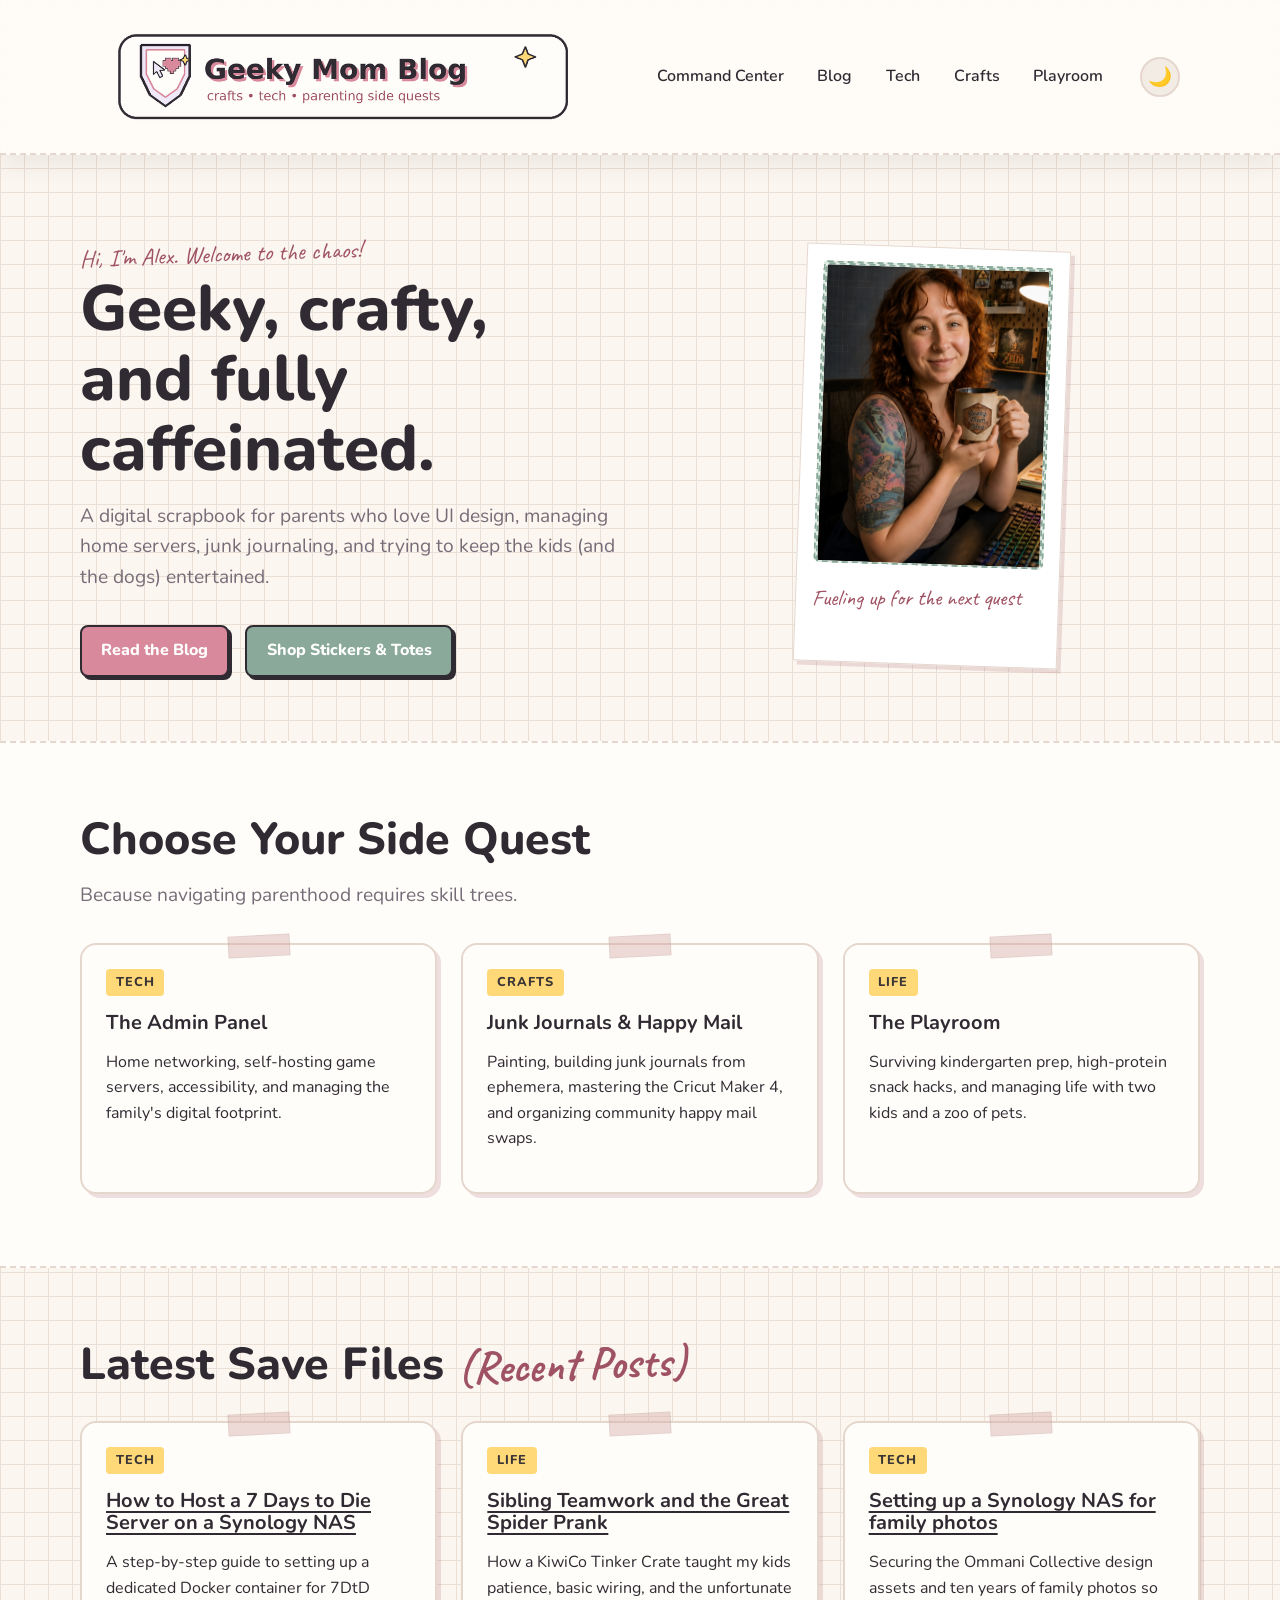
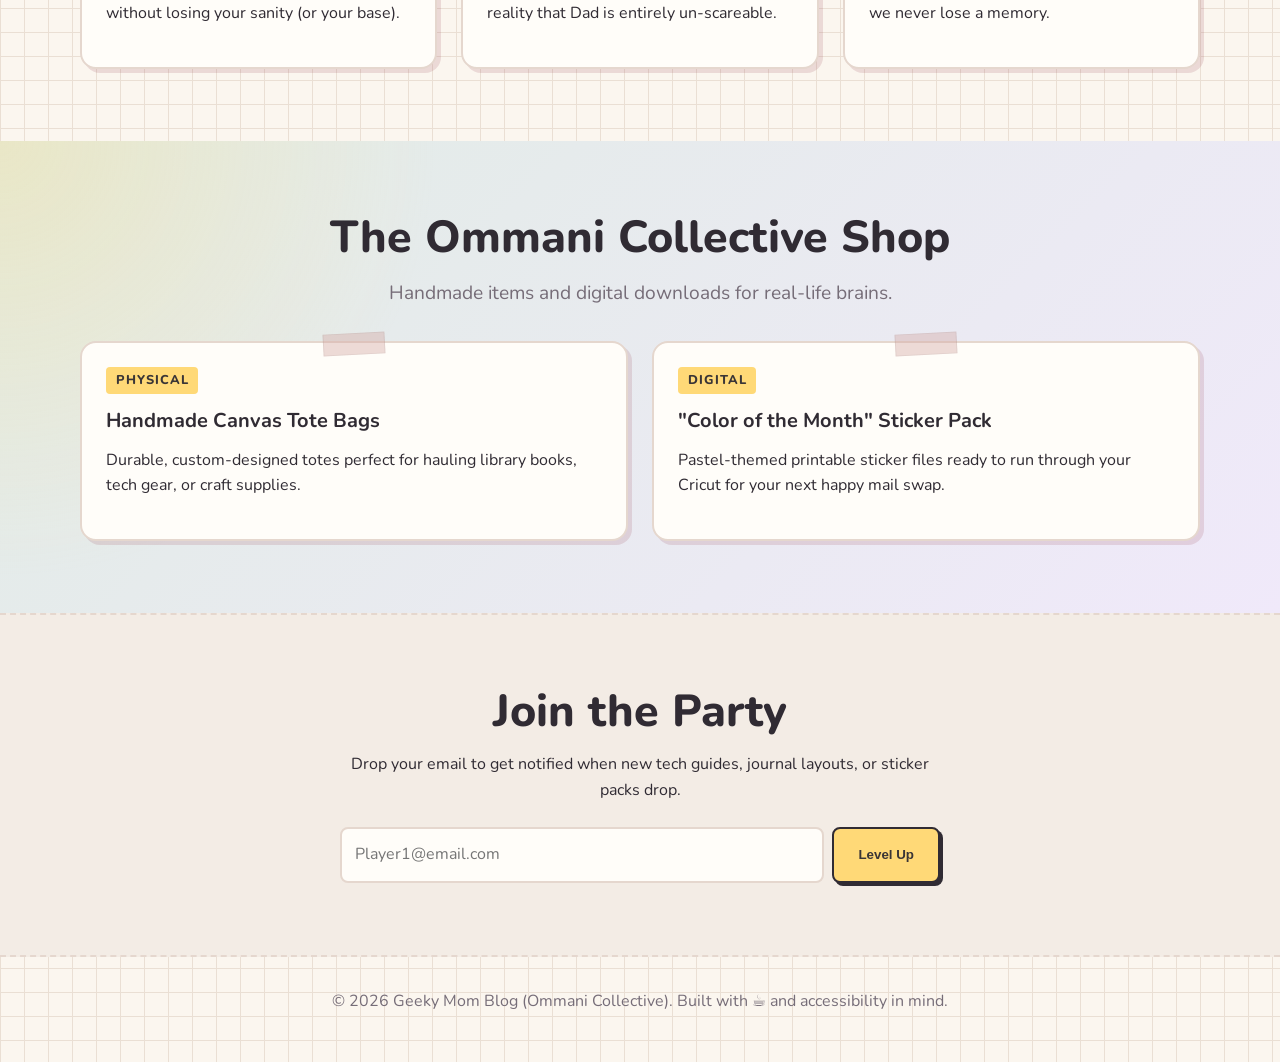
<file: index.html>
<!DOCTYPE html>
<html lang="en">
<head>
  <meta charset="UTF-8" />
  <meta name="viewport" content="width=device-width, initial-scale=1.0" />
  <meta name="description" content="Geeky Mom Blog - A cozy, practical resource for parents who love tech, gaming, crafts, and making real life manageable." />
  <title>Geeky Mom Blog | By Alex</title>
  
  <!-- Google Analytics -->
  <script async src="https://www.googletagmanager.com/gtag/js?id=G-520018564"></script>
  <script>
    window.dataLayer = window.dataLayer || [];
    function gtag(){dataLayer.push(arguments);}
    gtag('js', new Date());
    gtag('config', 'G-520018564');
  </script>
  
  <link rel="preconnect" href="https://fonts.googleapis.com">
  <link rel="preconnect" href="https://fonts.gstatic.com" crossorigin>
  <link href="https://fonts.googleapis.com/css2?family=Caveat:wght@600;700&family=Nunito:wght@400;600;800&display=swap" rel="stylesheet">
  <link rel="stylesheet" href="assets/css/styles.css">
</head>
<body>

  <header>
    <div class="nav-wrap">
      <a class="site-logo logo-link" href="index.html" aria-label="Geeky Mom Blog home">
        <img
          src="images/final-header-websize.png"
          alt=""
          class="site-logo-img logo-light"
          aria-hidden="true"
        >
      
        <img
          src="images/final-header-dark-websize.png"
          alt=""
          class="site-logo-img logo-dark"
          aria-hidden="true"
        >
      </a>

      <nav aria-label="Main navigation">
        <ul>
          <li><a href="index.html">Command Center</a></li>
          <li><a href="blog.html">Blog</a></li>
          <li><a href="admin-panel.html">Tech</a></li>
          <li><a href="crafts.html">Crafts</a></li>
          <li><a href="playroom.html">Playroom</a></li>
        </ul>
        <button id="theme-toggle" aria-label="Switch to Dark Mode" title="Toggle Dark/Light Mode">🌙</button>
      </nav>
    </div>
  </header>

  <main id="main-content">
    
    <section class="hero">
      <div class="container hero-grid">
        <div>
          <span class="handwritten">Hi, I'm Alex. Welcome to the chaos!</span>
          <h1>Geeky, crafty, and fully caffeinated.</h1>
          <p class="lead">A digital scrapbook for parents who love UI design, managing home servers, junk journaling, and trying to keep the kids (and the dogs) entertained.</p>
          <div style="display: flex; gap: 1rem; margin-top: 2rem;">
            <a class="btn btn-primary" href="blog.html">Read the Blog</a>
            <a class="btn btn-secondary" href="#shop">Shop Stickers & Totes</a>
          </div>
        </div>

        <div class="polaroid-wrapper">
          <div class="polaroid-img">
          <img src="images/Defaultcopy.png" alt="Image of Alex showing off sleeve tattoo with a coffee mug" class="polaroid-img">
          </div>
          <div class="polaroid-caption handwritten">Fueling up for the next quest</div>
        </div>
      </div>
    </section>

    <section id="quests" style="background: var(--surface); border-top: 2px dashed var(--border); border-bottom: 2px dashed var(--border);">
      <div class="container">
        <h2>Choose Your Side Quest</h2>
        <p class="lead">Because navigating parenthood requires skill trees.</p>
        
        <div class="card-grid" style="margin-top: 2rem;">
          <article class="card">
            <span class="tag">Tech</span>
            <h3><a href="admin-panel.html" style="color: inherit; text-decoration: none;">The Admin Panel</a></h3>
            <p>Home networking, self-hosting game servers, accessibility, and managing the family's digital footprint.</p>
          </article>

          <article class="card">
            <span class="tag">Crafts</span>
            <h3><a href="crafts.html" style="color: inherit; text-decoration: none;">Junk Journals & Happy Mail</a></h3>
            <p>Painting, building junk journals from ephemera, mastering the Cricut Maker 4, and organizing community happy mail swaps.</p>
          </article>

           <article class="card">
            <span class="tag">Life</span>
            <h3><a href="playroom.html" style="color: inherit; text-decoration: none;">The Playroom</a></h3>
            <p>Surviving kindergarten prep, high-protein snack hacks, and managing life with two kids and a zoo of pets.</p>
          </article>
        </div>
      </div>
    </section>

    <section id="latest">
      <div class="container">
        <h2>Latest Save Files <span class="handwritten" style="font-size:1em;">(Recent Posts)</span></h2>
        
        <div class="card-grid" style="margin-top: 2rem;">
          <article class="card">
            <span class="tag">Tech</span>
            <h3><a href="7dtd-server.html">How to Host a 7 Days to Die Server on a Synology NAS</a></h3>
            <p>A step-by-step guide to setting up a dedicated Docker container for 7DtD without losing your sanity (or your base).</p>
          </article>

          <article class="card">
            <span class="tag">Life</span>
            <h3><a href="kiwico-spider.html">Sibling Teamwork and the Great Spider Prank</a></h3>
            <p>How a KiwiCo Tinker Crate taught my kids patience, basic wiring, and the unfortunate reality that Dad is entirely un-scareable.</p>
          </article>

          <article class="card">
            <span class="tag">Tech</span>
            <h3><a href="synology-photos.html">Setting up a Synology NAS for family photos</a></h3>
            <p>Securing the Ommani Collective design assets and ten years of family photos so we never lose a memory.</p>
          </article>
        </div>
      </div>
    </section>

    <section id="shop" class="shop-section">
      <div class="container" style="text-align: center;">
        <h2>The Ommani Collective Shop</h2>
        <p class="lead" style="margin: 0 auto 2rem;">Handmade items and digital downloads for real-life brains.</p>
        
        <div class="card-grid" style="text-align: left;">
          <article class="card">
            <span class="tag">Physical</span>
            <h3>Handmade Canvas Tote Bags</h3>
            <p>Durable, custom-designed totes perfect for hauling library books, tech gear, or craft supplies.</p>
          </article>

          <article class="card">
            <span class="tag">Digital</span>
            <h3>"Color of the Month" Sticker Pack</h3>
            <p>Pastel-themed printable sticker files ready to run through your Cricut for your next happy mail swap.</p>
          </article>
        </div>
      </div>
    </section>

    <section class="newsletter">
      <div class="container newsletter-box">
        <h2>Join the Party</h2>
        <p>Drop your email to get notified when new tech guides, journal layouts, or sticker packs drop.</p>
        <form action="#" method="post">
          <input type="email" placeholder="Player1@email.com" aria-label="Email address" required />
          <button type="submit">Level Up</button>
        </form>
      </div>
    </section>

  </main>

  <footer>
    <div class="container">
      <p>&copy; <span id="year"></span> Geeky Mom Blog (Ommani Collective). Built with ☕ and accessibility in mind.</p>
    </div>
  </footer>

  <script>
    // Set Current Year
    document.getElementById("year").textContent = new Date().getFullYear();

    // Dark Mode Toggle Logic
    const toggleBtn = document.getElementById('theme-toggle');
    const htmlEl = document.documentElement;
    
    // Check local storage for preference
    const currentTheme = localStorage.getItem('theme');
    if (currentTheme === 'dark') {
      htmlEl.setAttribute('data-theme', 'dark');
      toggleBtn.textContent = '☀️';
      toggleBtn.setAttribute('aria-label', 'Switch to Light Mode');
    }

    toggleBtn.addEventListener('click', () => {
      if (htmlEl.getAttribute('data-theme') === 'dark') {
        htmlEl.removeAttribute('data-theme');
        localStorage.setItem('theme', 'light');
        toggleBtn.textContent = '🌙';
        toggleBtn.setAttribute('aria-label', 'Switch to Dark Mode');
      } else {
        htmlEl.setAttribute('data-theme', 'dark');
        localStorage.setItem('theme', 'dark');
        toggleBtn.textContent = '☀️';
        toggleBtn.setAttribute('aria-label', 'Switch to Light Mode');
      }
    });
  </script>
</body>
</html>
</file>
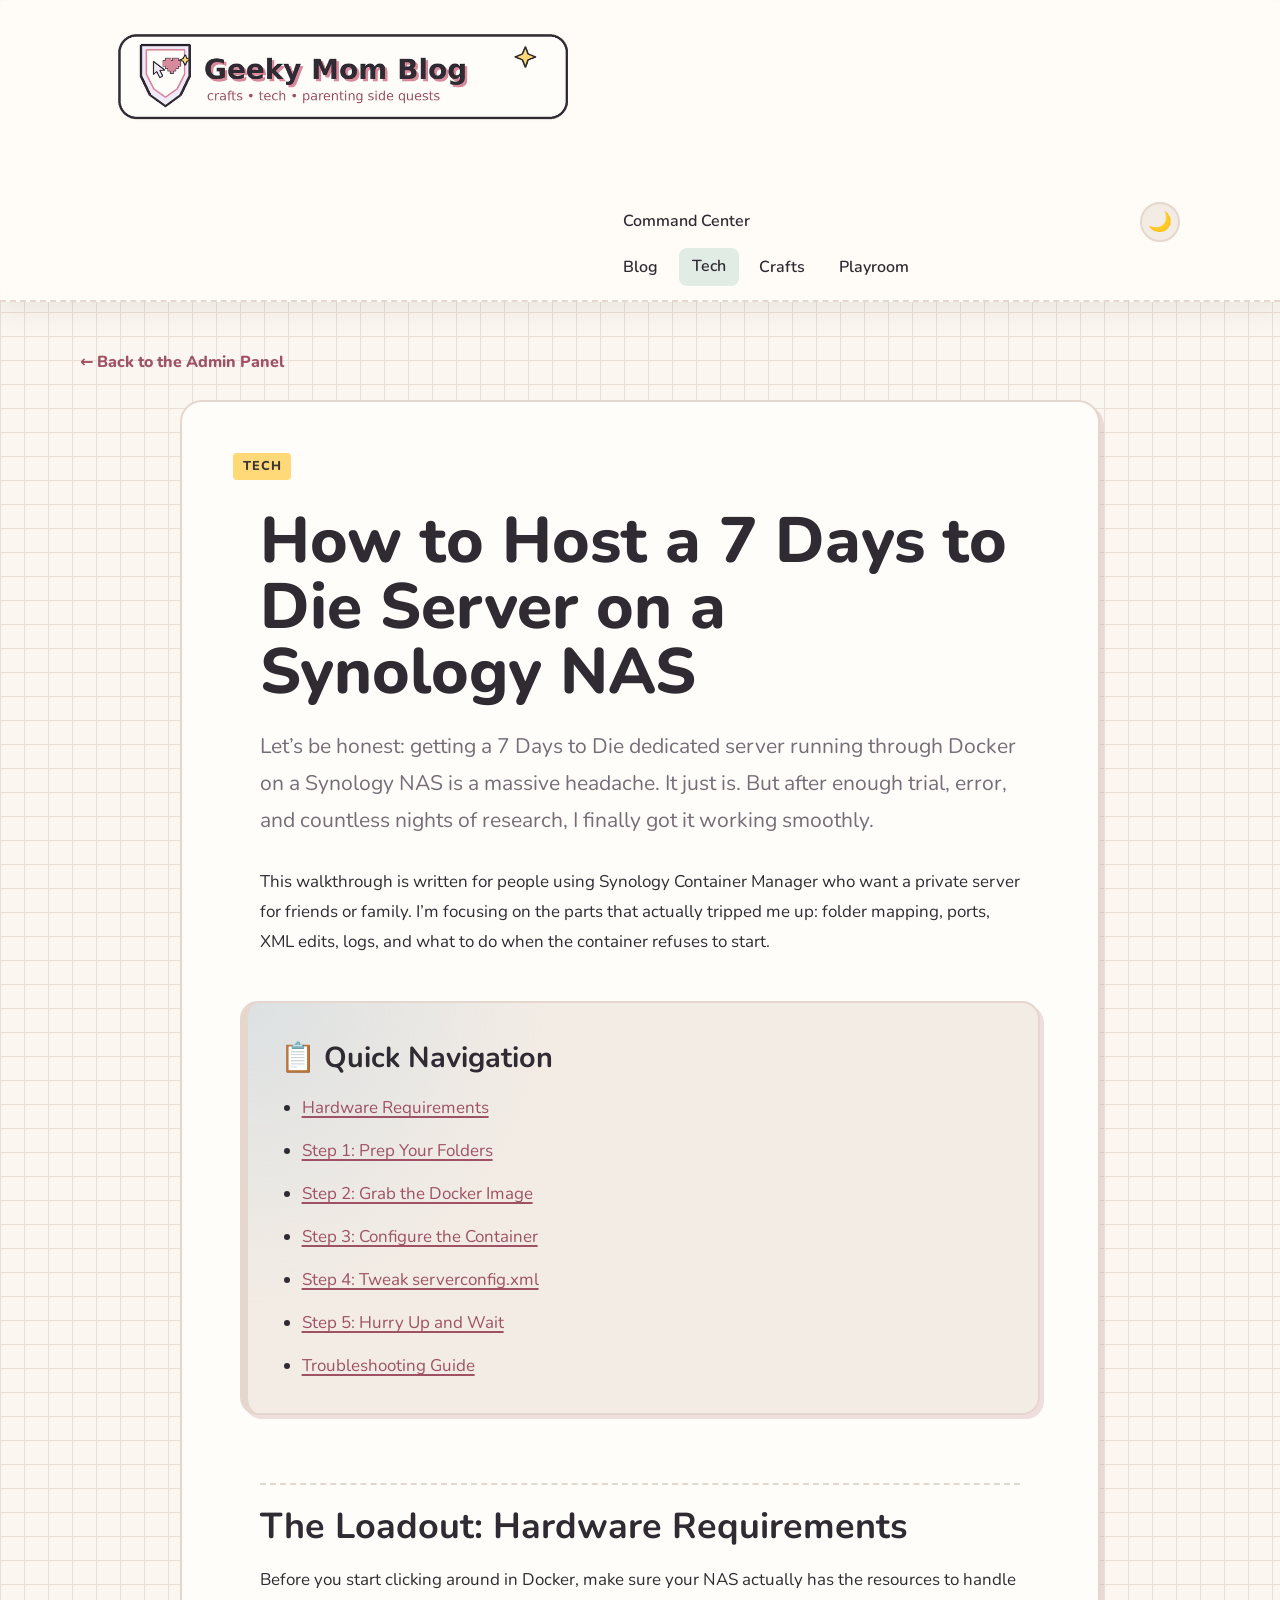
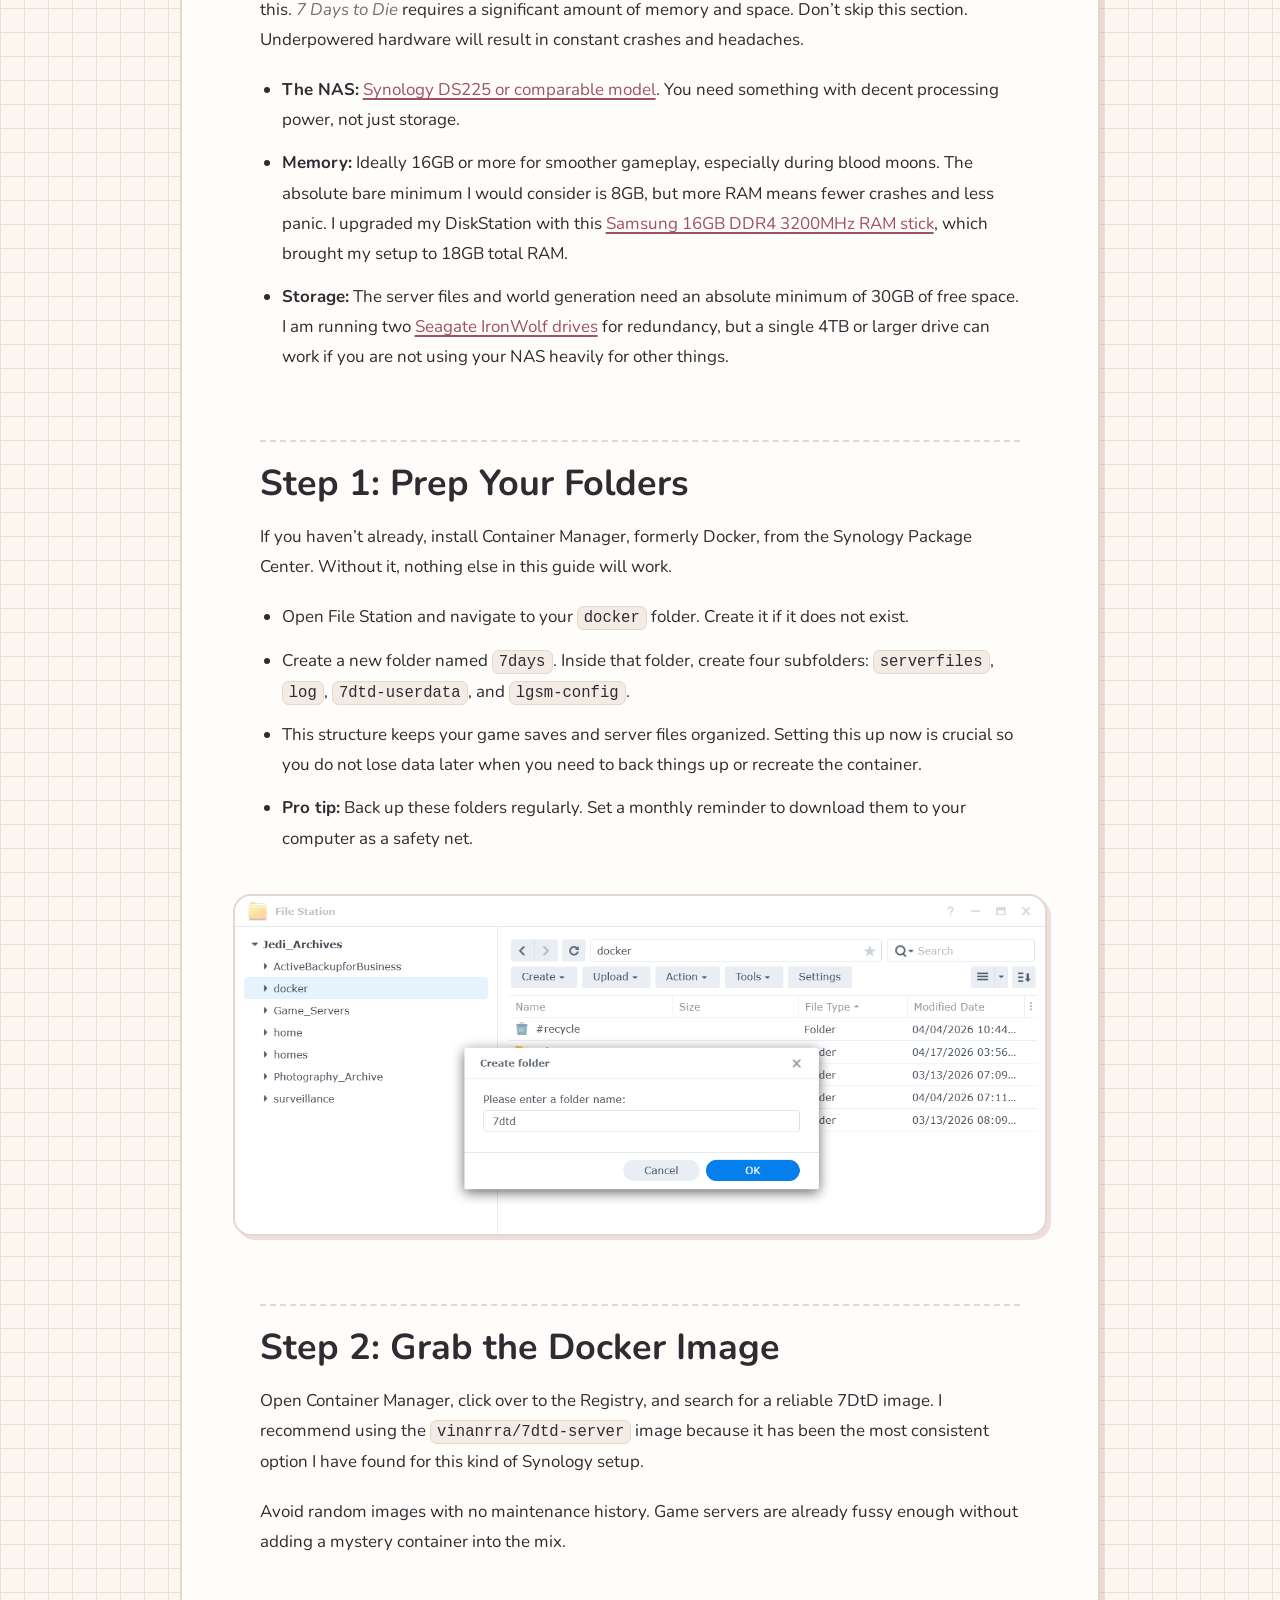
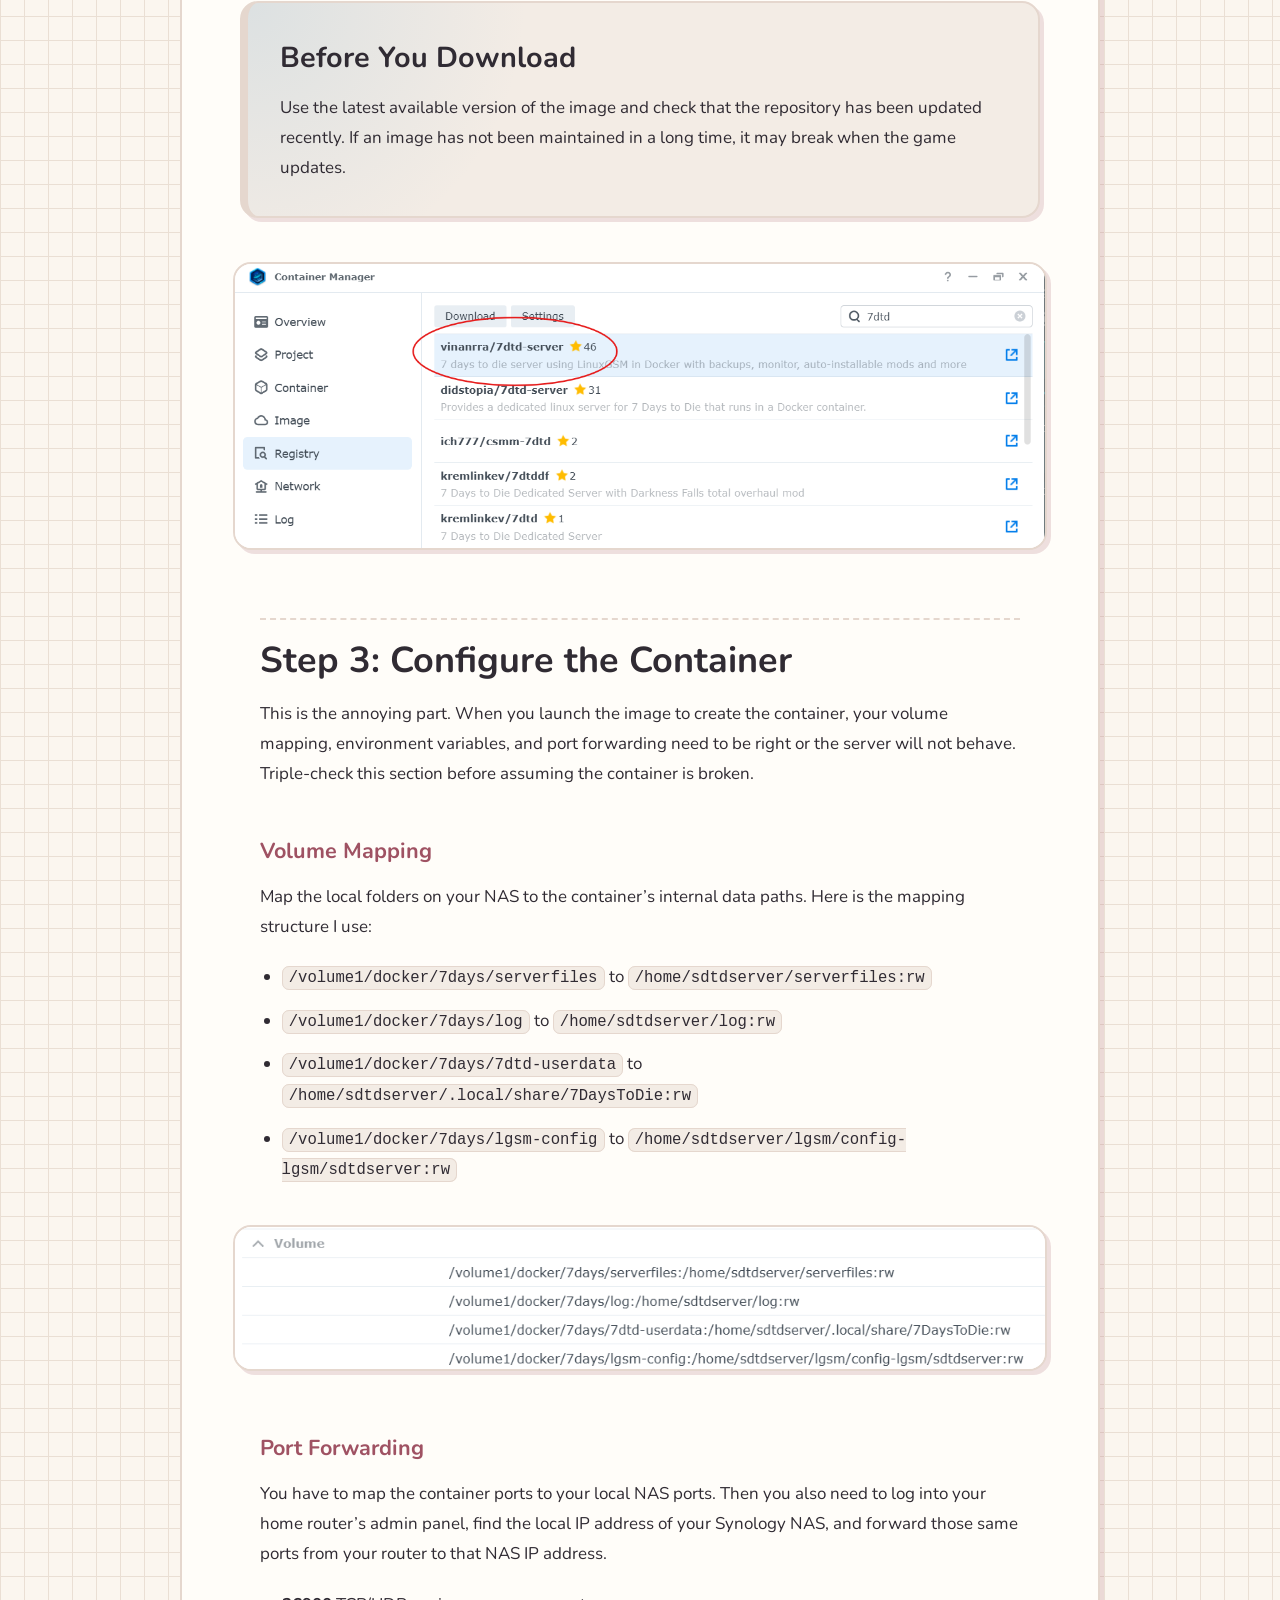
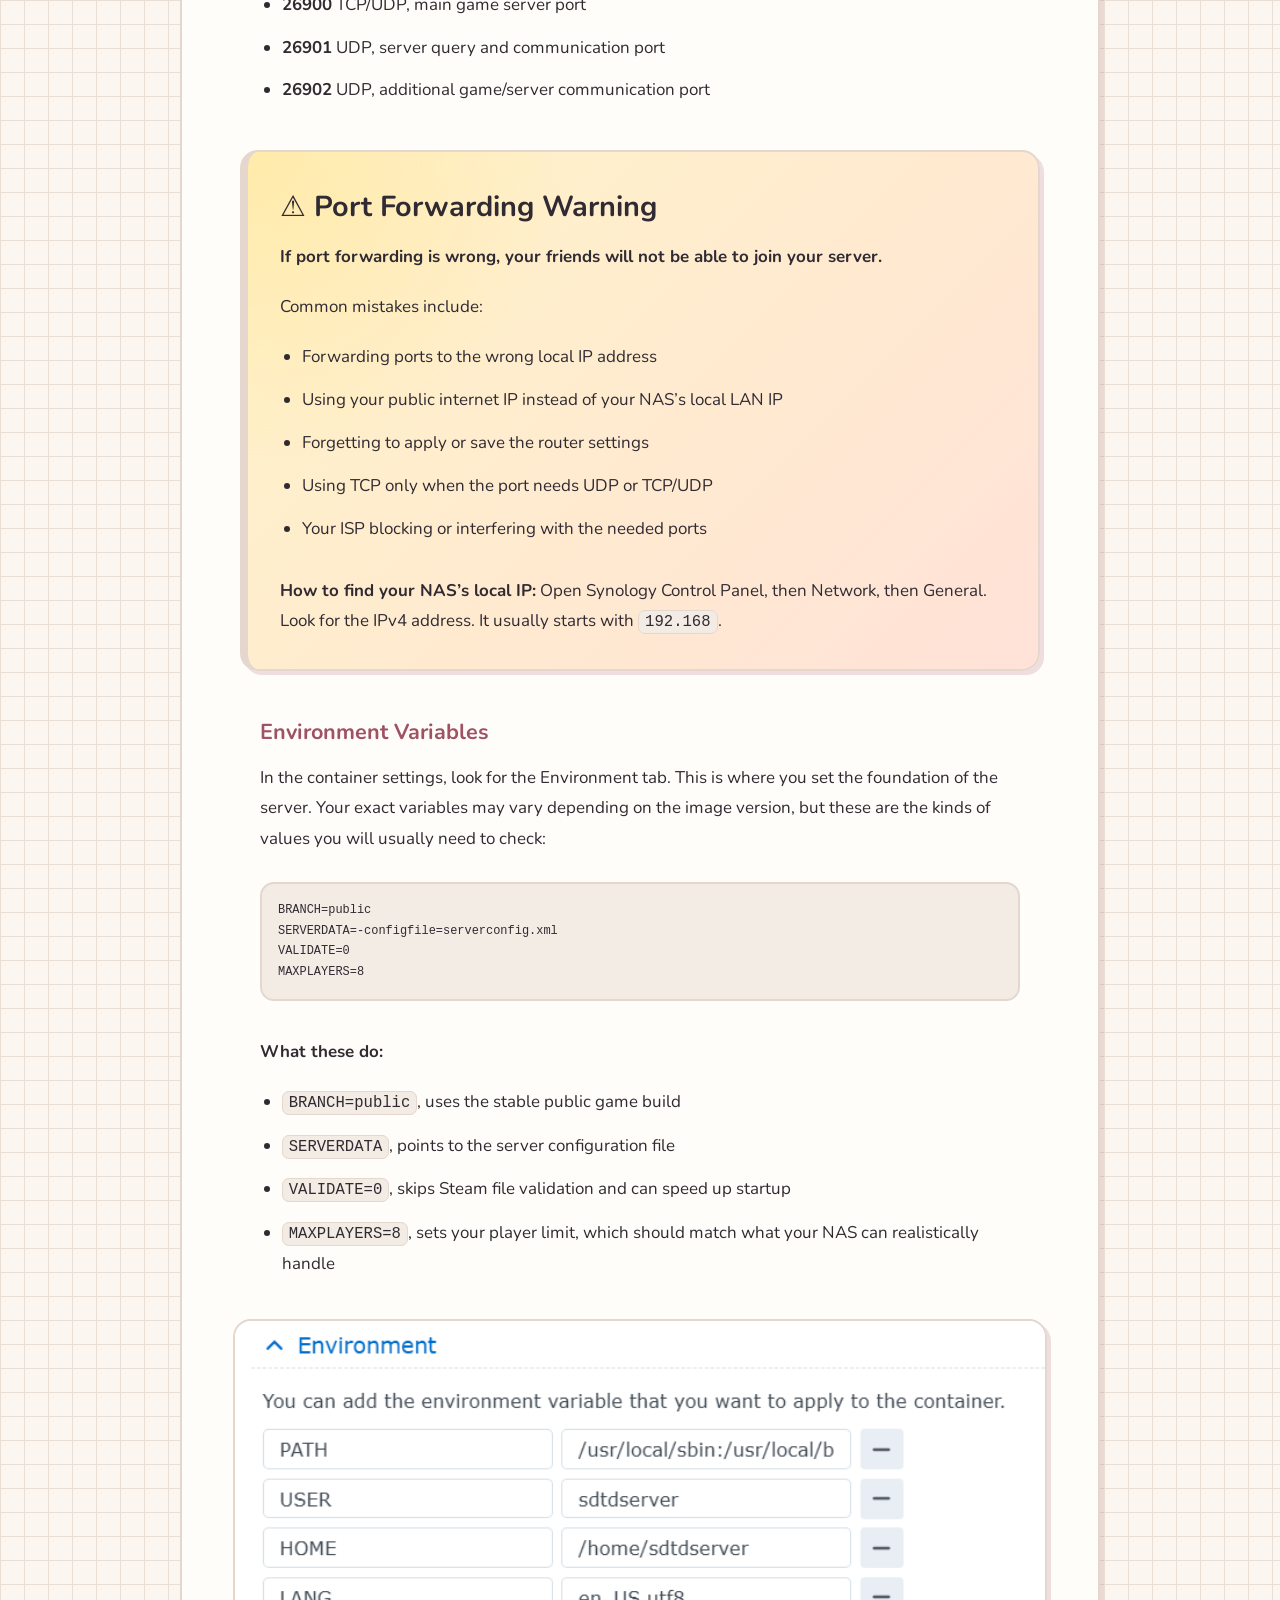
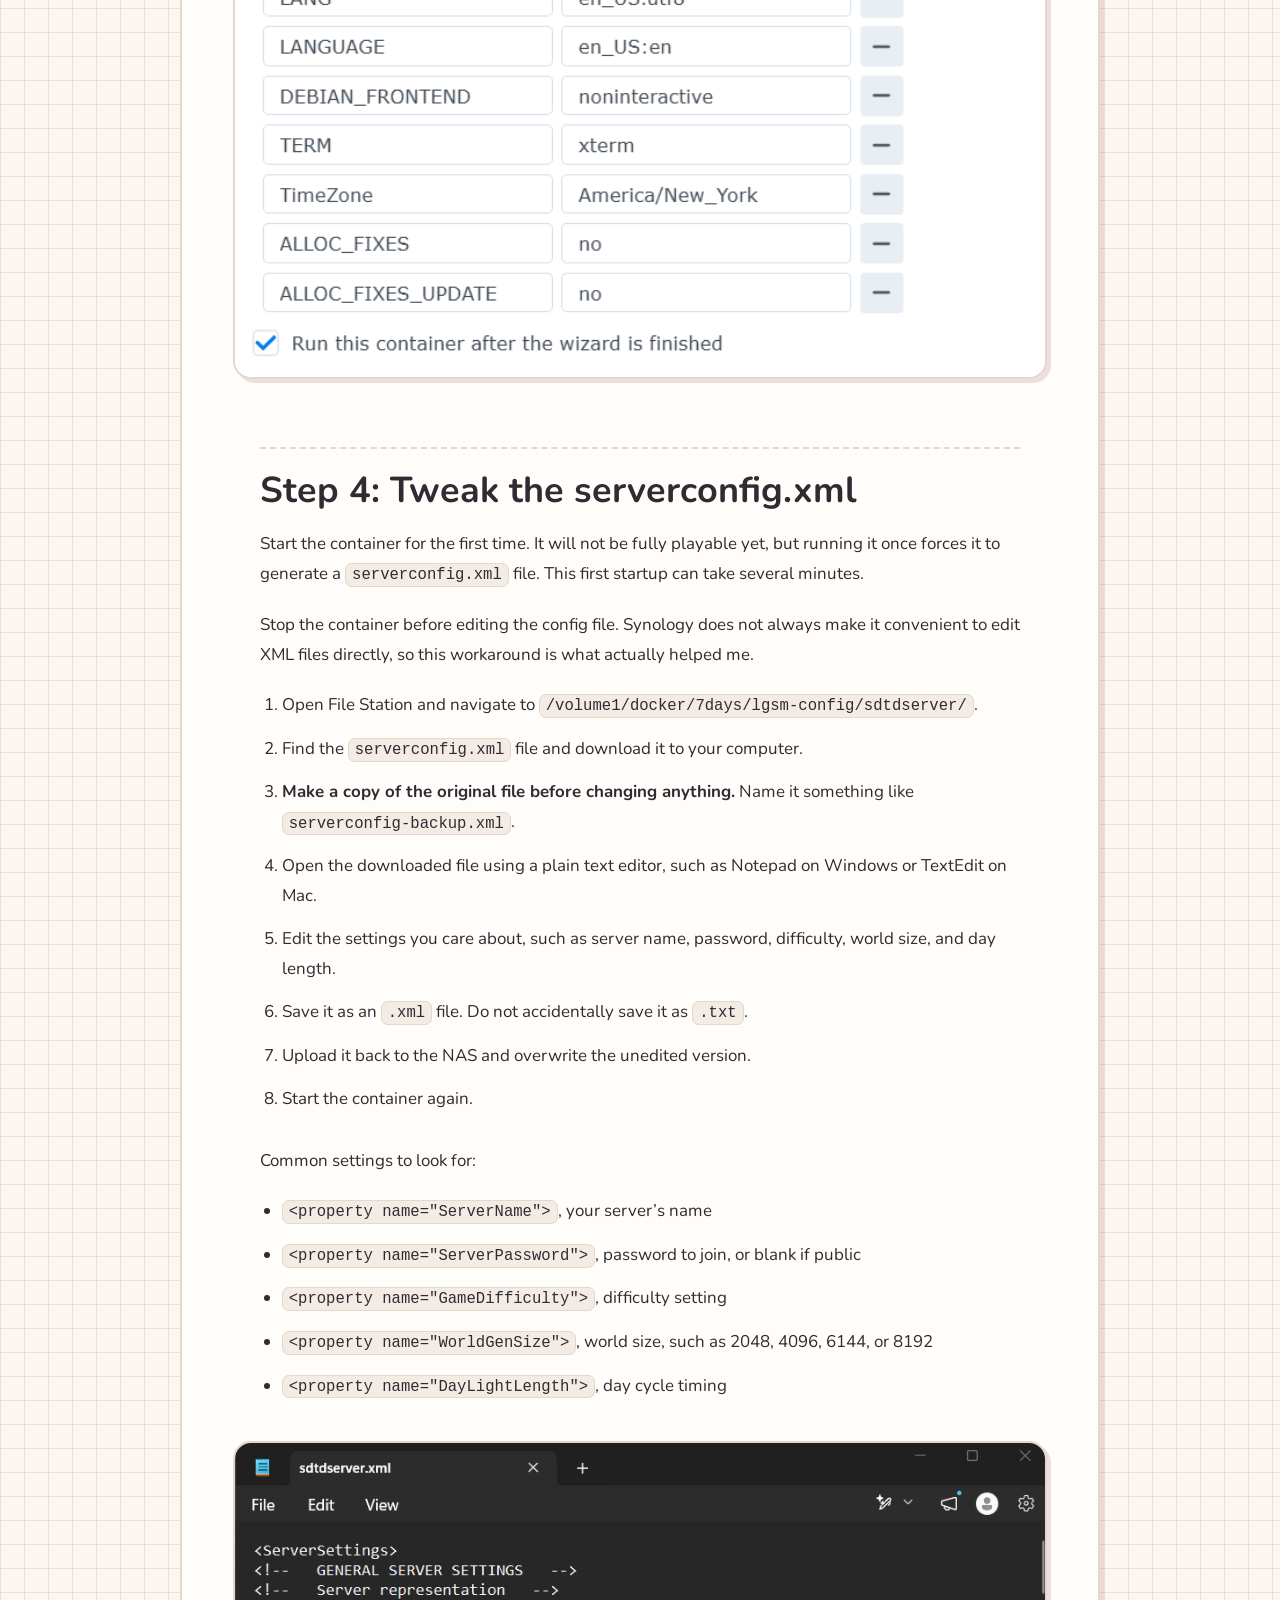
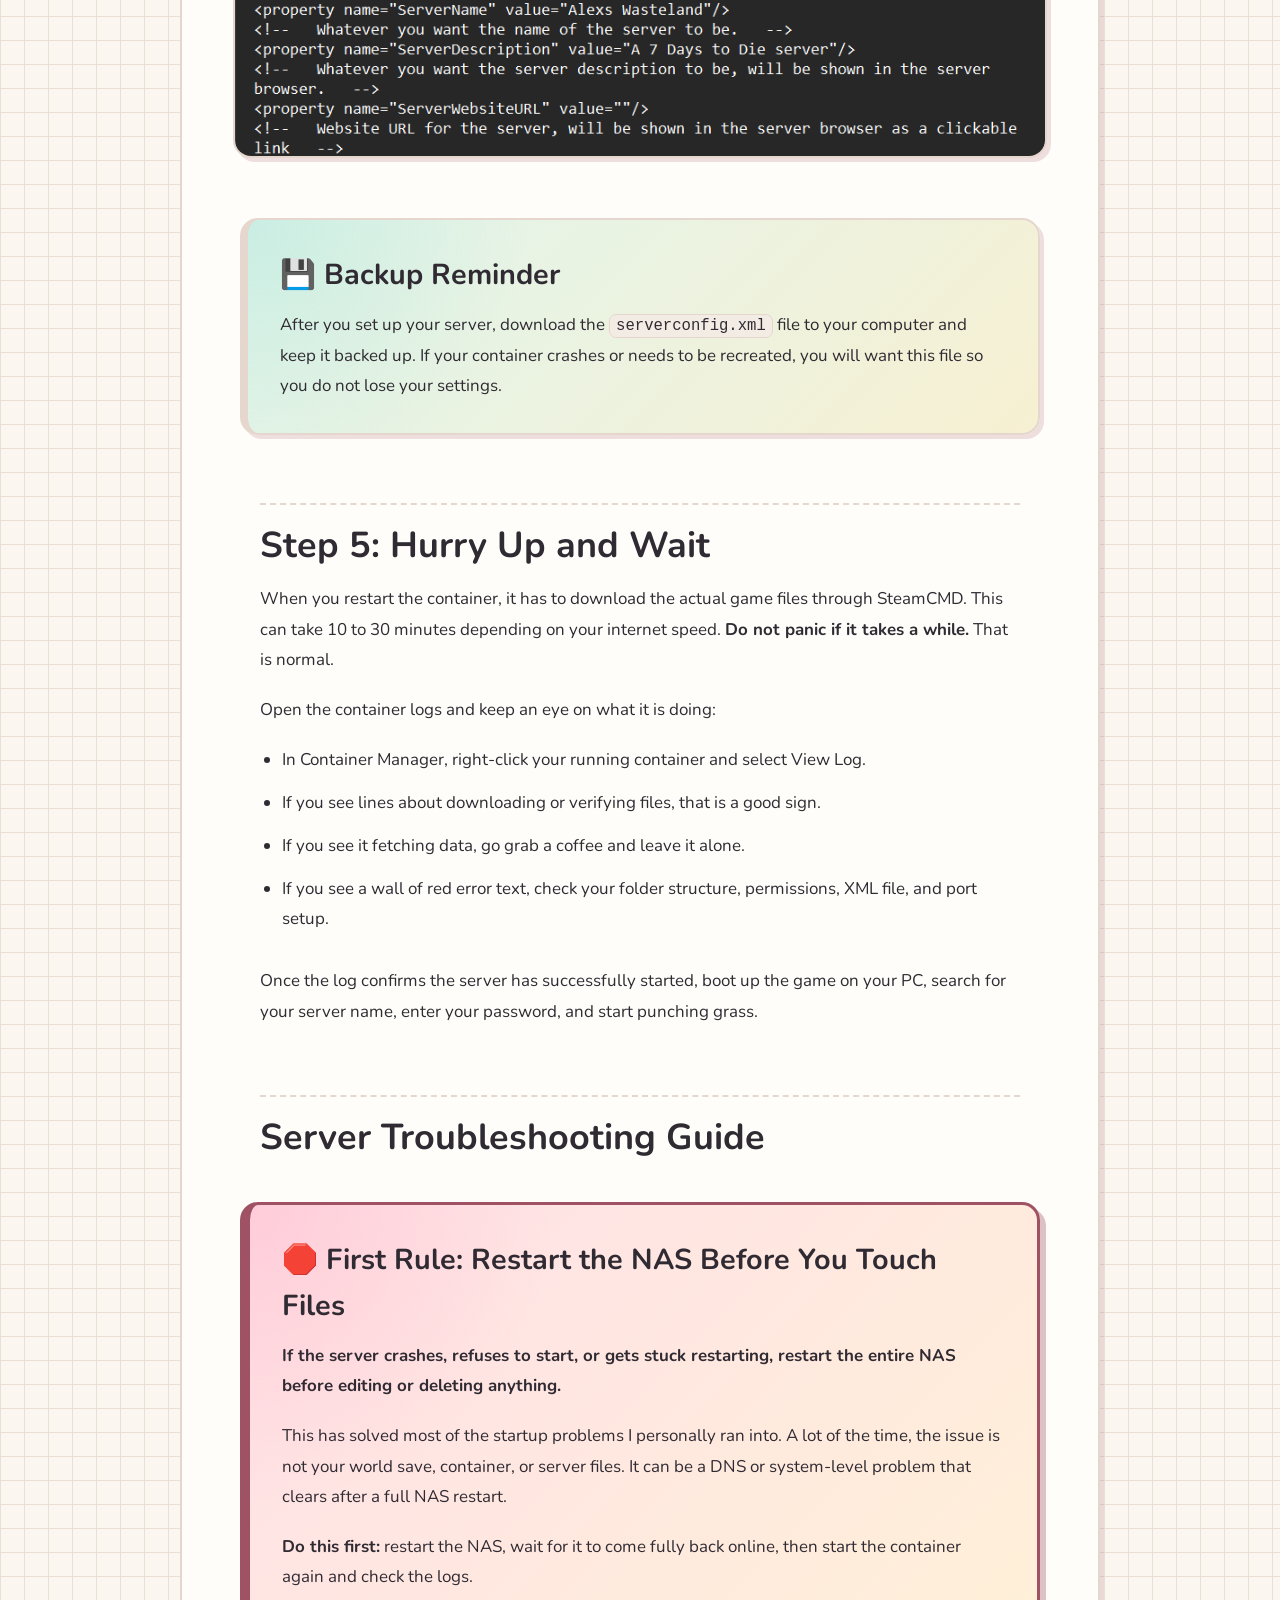
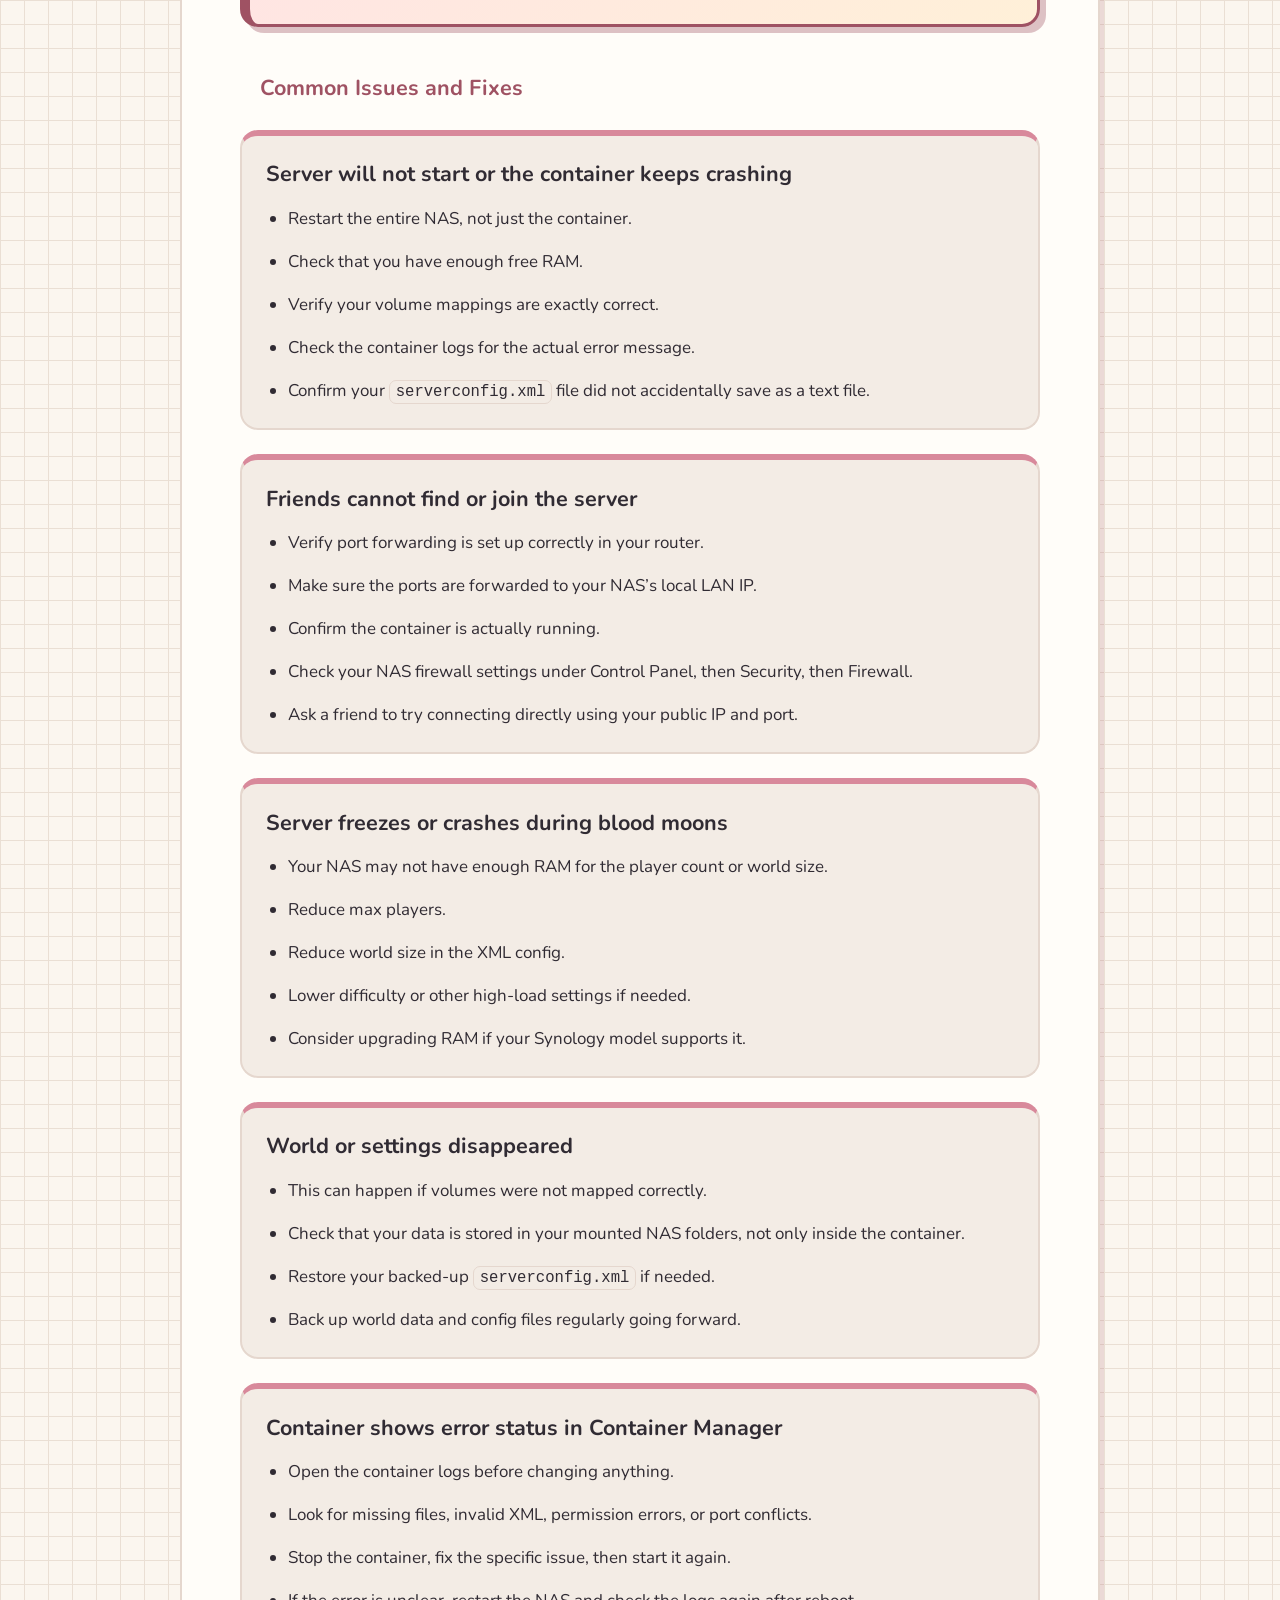
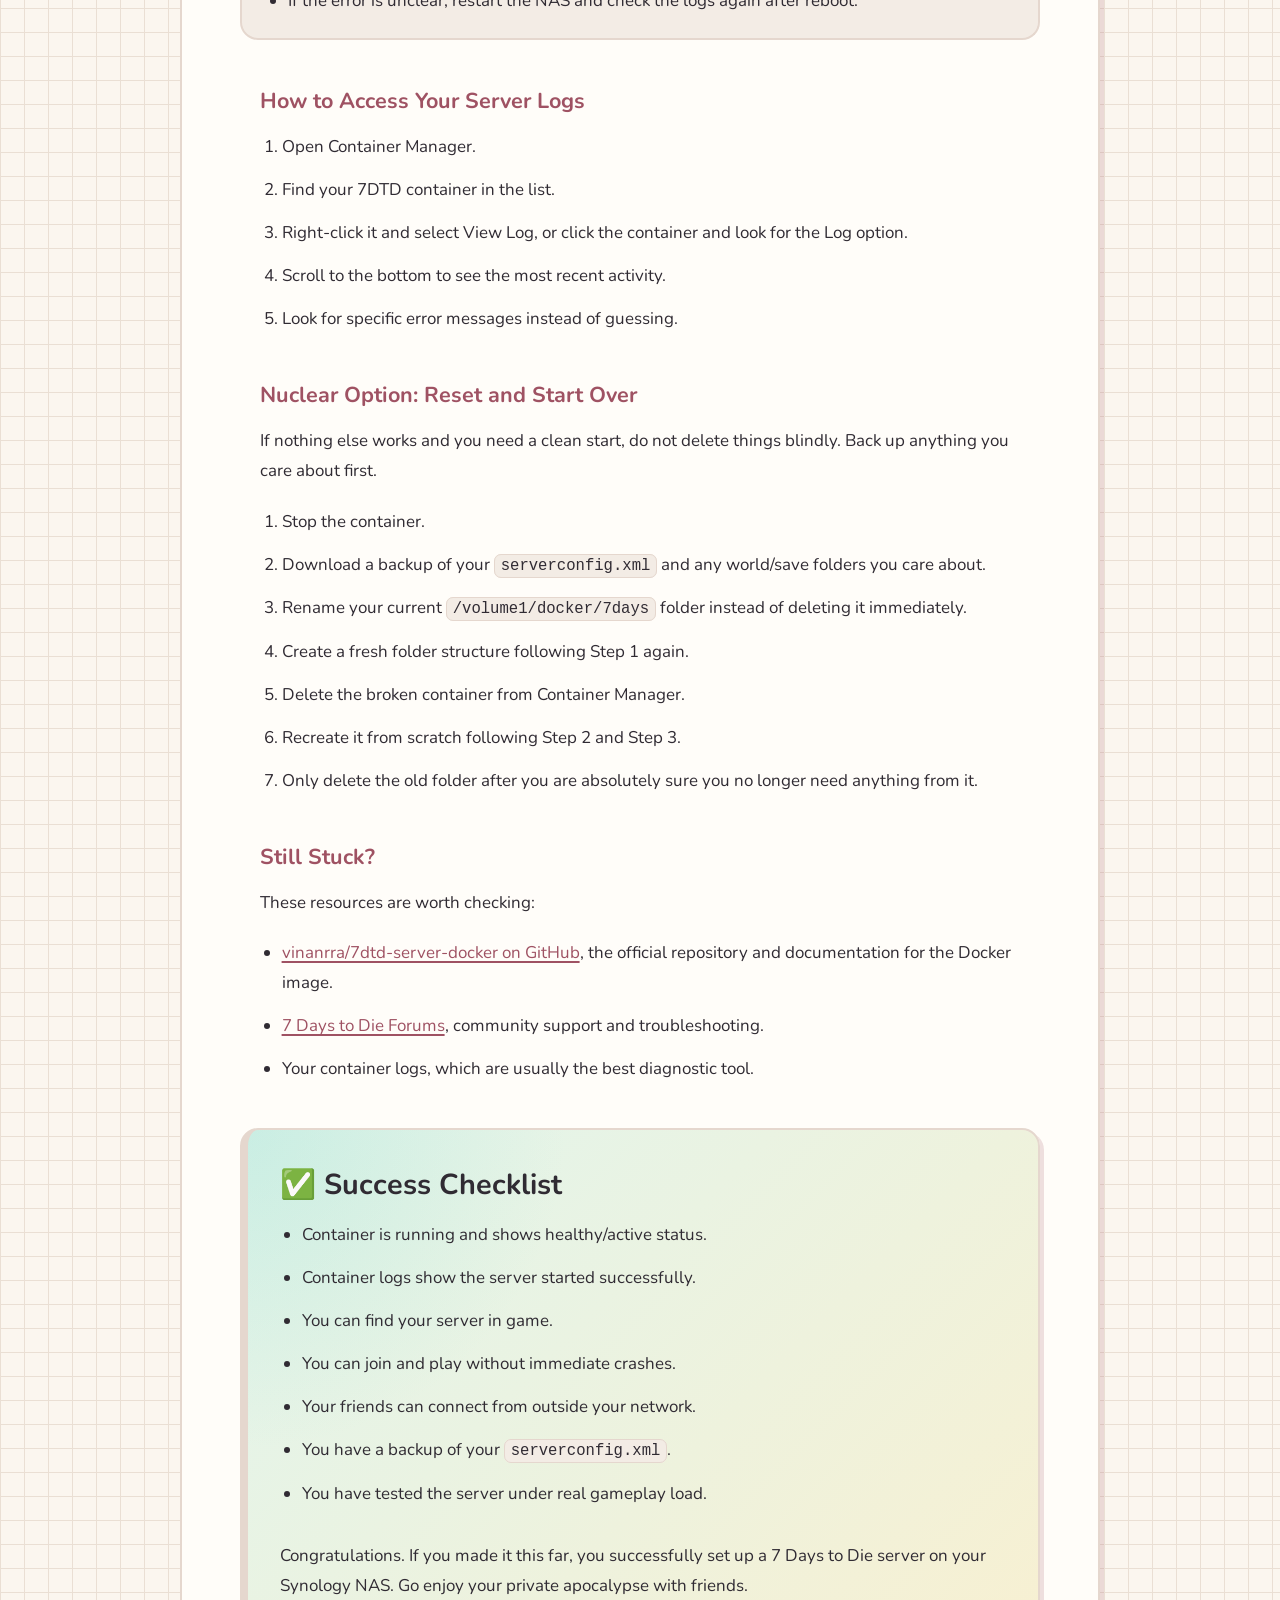
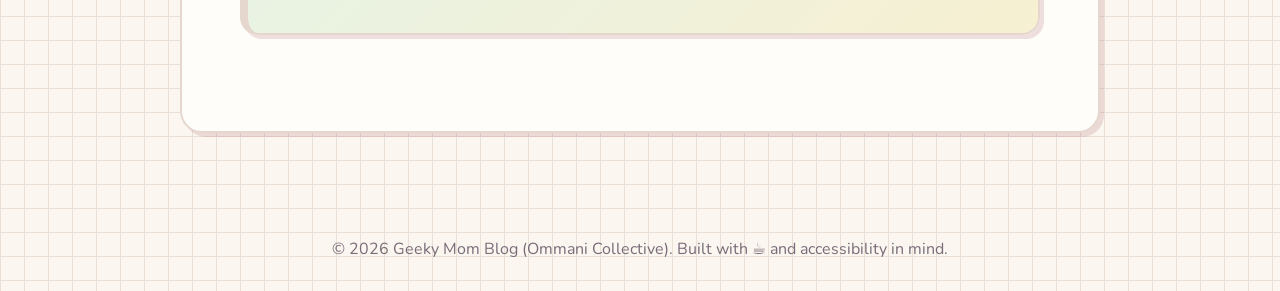
<file: 7dtd-server.html>
<!DOCTYPE html>
<html lang="en">
<head>
  <meta charset="UTF-8" />
  <meta name="viewport" content="width=device-width, initial-scale=1.0" />

  <meta
    name="description"
    content="A practical guide to hosting a 7 Days to Die dedicated server on a Synology NAS using Docker and Synology Container Manager."
  />

  <title>How to Host a 7 Days to Die Server on a Synology NAS | Geeky Mom Blog</title>

  <link rel="preconnect" href="https://fonts.googleapis.com">
  <link rel="preconnect" href="https://fonts.gstatic.com" crossorigin>
  <link
    href="https://fonts.googleapis.com/css2?family=Caveat:wght@600;700&family=Nunito:wght@400;600;800&display=swap"
    rel="stylesheet"
  >

  <link rel="stylesheet" href="assets/css/styles.css">
</head>

<body>
  <header>
    <div class="nav-wrap">
      <a class="site-logo logo-link" href="index.html" aria-label="Geeky Mom Blog home">
        <img
          src="images/final-header-websize.png"
          alt=""
          class="site-logo-img logo-light"
          aria-hidden="true"
        >
      
        <img
          src="images/final-header-dark-websize.png"
          alt=""
          class="site-logo-img logo-dark"
          aria-hidden="true"
        >

      <nav aria-label="Main navigation">
        <ul>
          <li><a href="index.html">Command Center</a></li>
          <li><a href="blog.html">Blog</a></li>
          <li><a href="admin-panel.html" aria-current="page">Tech</a></li>
          <li><a href="crafts.html">Crafts</a></li>
          <li><a href="playroom.html">Playroom</a></li>
        </ul>

        <button id="theme-toggle" aria-label="Switch to Dark Mode" title="Toggle Dark/Light Mode">🌙</button>
      </nav>
    </div>
  </header>

  <main id="main-content">
    <section class="article-page-section">
      <div class="container">
        <a href="admin-panel.html" class="back-link">&larr; Back to the Admin Panel</a>

        <article class="article-container">
          <span class="tag">Tech</span>

          <h1>How to Host a 7 Days to Die Server on a Synology NAS</h1>

          <p class="lead">
            Let’s be honest: getting a 7 Days to Die dedicated server running through Docker on a Synology NAS is a massive headache. It just is. But after enough trial, error, and countless nights of research, I finally got it working smoothly.
          </p>

          <p>
            This walkthrough is written for people using Synology Container Manager who want a private server for friends or family. I’m focusing on the parts that actually tripped me up: folder mapping, ports, XML edits, logs, and what to do when the container refuses to start.
          </p>

          <div class="callout callout-info">
            <h4>📋 Quick Navigation</h4>
            <ul>
              <li><a href="#requirements">Hardware Requirements</a></li>
              <li><a href="#step1">Step 1: Prep Your Folders</a></li>
              <li><a href="#step2">Step 2: Grab the Docker Image</a></li>
              <li><a href="#step3">Step 3: Configure the Container</a></li>
              <li><a href="#step4">Step 4: Tweak serverconfig.xml</a></li>
              <li><a href="#step5">Step 5: Hurry Up and Wait</a></li>
              <li><a href="#troubleshooting">Troubleshooting Guide</a></li>
            </ul>
          </div>

          <h3 id="requirements">The Loadout: Hardware Requirements</h3>

          <p>
            Before you start clicking around in Docker, make sure your NAS actually has the resources to handle this. <em>7 Days to Die</em> requires a significant amount of memory and space. Don’t skip this section. Underpowered hardware will result in constant crashes and headaches.
          </p>

          <ul>
            <li>
              <strong>The NAS:</strong>
              <a href="https://www.bhphotovideo.com/c/product/1908413-REG/synology_diskstation_ds225_2_bay_nas.html/?ap=y&ap=y&smp=y&smp=y&store=420&smpm=ba_f2_lar&lsft=BI%3A402&gad_source=1&gad_campaignid=22585674647&gbraid=0AAAAAD7yMh28rDLaa0_1LZ2ObuJLEfT0R&gclid=Cj0KCQjwlLDQBhDjARIsAPlIefGjti--ijXoqZm5lDyYb3GD5MYrHS4ghhgeK8nbh1ifNVo2MAWj6R0aAgbtEALw_wcB" target="_blank" rel="noopener noreferrer">Synology DS225 or comparable model</a>.
              You need something with decent processing power, not just storage.
            </li>

             <li>
              <strong>Memory:</strong>
              Ideally 16GB or more for smoother gameplay, especially during blood moons. The absolute bare minimum I would consider is 8GB, but more RAM means fewer crashes and less panic.
              I upgraded my DiskStation with this
              <a href="https://www.newegg.com/samsung-16gb-ddr4-3200-cas-latency-cl22-memory/p/0RM-002H-00155?srsltid=AfmBOoozZOFs-TFdX4xFz07es8XW-kdKk8Cv2wRwU7EHyhPj6m5dkwca" target="_blank" rel="noopener noreferrer">Samsung 16GB DDR4 3200MHz RAM stick</a>,
              which brought my setup to 18GB total RAM.
            </li>

            <li>
              <strong>Storage:</strong>
              The server files and world generation need an absolute minimum of 30GB of free space. I am running two
              <a href="https://www.seagate.com/products/nas-drives/ironwolf-hard-drive/" target="_blank" rel="noopener noreferrer">Seagate IronWolf drives</a>
              for redundancy, but a single 4TB or larger drive can work if you are not using your NAS heavily for other things.
            </li>
          </ul>

          <h3 id="step1">Step 1: Prep Your Folders</h3>

          <p>
            If you haven’t already, install Container Manager, formerly Docker, from the Synology Package Center. Without it, nothing else in this guide will work.
          </p>

          <ul>
            <li>Open File Station and navigate to your <code>docker</code> folder. Create it if it does not exist.</li>

            <li>
              Create a new folder named <code>7days</code>. Inside that folder, create four subfolders:
              <code>serverfiles</code>, <code>log</code>, <code>7dtd-userdata</code>, and <code>lgsm-config</code>.
            </li>

            <li>
              This structure keeps your game saves and server files organized. Setting this up now is crucial so you do not lose data later when you need to back things up or recreate the container.
            </li>

            <li>
              <strong>Pro tip:</strong> Back up these folders regularly. Set a monthly reminder to download them to your computer as a safety net.
            </li>
          </ul>

          <img
            src="images/image_5f5dee.png"
            alt="Creating a new folder named 7days in the Synology File Station interface"
            class="tutorial-image"
          >

          <h3 id="step2">Step 2: Grab the Docker Image</h3>

          <p>
            Open Container Manager, click over to the Registry, and search for a reliable 7DtD image. I recommend using the <code>vinanrra/7dtd-server</code> image because it has been the most consistent option I have found for this kind of Synology setup.
          </p>

          <p>
            Avoid random images with no maintenance history. Game servers are already fussy enough without adding a mystery container into the mix.
          </p>

          <div class="callout callout-info">
            <h4>Before You Download</h4>
            <p>
              Use the latest available version of the image and check that the repository has been updated recently. If an image has not been maintained in a long time, it may break when the game updates.
            </p>
          </div>

          <img
            src="images/image_5f7110.png"
            alt="Selecting the vinanrra/7dtd-server image in the Synology Container Manager registry"
            class="tutorial-image"
          >

          <h3 id="step3">Step 3: Configure the Container</h3>

          <p>
            This is the annoying part. When you launch the image to create the container, your volume mapping, environment variables, and port forwarding need to be right or the server will not behave. Triple-check this section before assuming the container is broken.
          </p>

          <h4>Volume Mapping</h4>

          <p>
            Map the local folders on your NAS to the container’s internal data paths. Here is the mapping structure I use:
          </p>

          <ul>
            <li><code>/volume1/docker/7days/serverfiles</code> to <code>/home/sdtdserver/serverfiles:rw</code></li>
            <li><code>/volume1/docker/7days/log</code> to <code>/home/sdtdserver/log:rw</code></li>
            <li><code>/volume1/docker/7days/7dtd-userdata</code> to <code>/home/sdtdserver/.local/share/7DaysToDie:rw</code></li>
            <li><code>/volume1/docker/7days/lgsm-config</code> to <code>/home/sdtdserver/lgsm/config-lgsm/sdtdserver:rw</code></li>
          </ul>

          <img
            src="images/image_5f74ad.png"
            alt="Screenshot showing the correct volume mapping paths for the 7 Days to Die Docker container"
            class="tutorial-image"
          >

          <h4>Port Forwarding</h4>

          <p>
            You have to map the container ports to your local NAS ports. Then you also need to log into your home router’s admin panel, find the local IP address of your Synology NAS, and forward those same ports from your router to that NAS IP address.
          </p>

          <ul>
            <li><strong>26900</strong> TCP/UDP, main game server port</li>
            <li><strong>26901</strong> UDP, server query and communication port</li>
            <li><strong>26902</strong> UDP, additional game/server communication port</li>
          </ul>

          <div class="callout callout-warning">
            <h4>⚠️ Port Forwarding Warning</h4>

            <p>
              <strong>If port forwarding is wrong, your friends will not be able to join your server.</strong>
            </p>

            <p>Common mistakes include:</p>

            <ul>
              <li>Forwarding ports to the wrong local IP address</li>
              <li>Using your public internet IP instead of your NAS’s local LAN IP</li>
              <li>Forgetting to apply or save the router settings</li>
              <li>Using TCP only when the port needs UDP or TCP/UDP</li>
              <li>Your ISP blocking or interfering with the needed ports</li>
            </ul>

            <p>
              <strong>How to find your NAS’s local IP:</strong>
              Open Synology Control Panel, then Network, then General. Look for the IPv4 address. It usually starts with <code>192.168</code>.
            </p>
          </div>

          <h4>Environment Variables</h4>

          <p>
            In the container settings, look for the Environment tab. This is where you set the foundation of the server. Your exact variables may vary depending on the image version, but these are the kinds of values you will usually need to check:
          </p>

          <div class="code-block">
            <pre><code>BRANCH=public
SERVERDATA=-configfile=serverconfig.xml
VALIDATE=0
MAXPLAYERS=8</code></pre>
          </div>

          <p><strong>What these do:</strong></p>

          <ul>
            <li><code>BRANCH=public</code>, uses the stable public game build</li>
            <li><code>SERVERDATA</code>, points to the server configuration file</li>
            <li><code>VALIDATE=0</code>, skips Steam file validation and can speed up startup</li>
            <li><code>MAXPLAYERS=8</code>, sets your player limit, which should match what your NAS can realistically handle</li>
          </ul>

          <img
            src="images/image_5fd5aa.png"
            alt="Screenshot of the Environment Variables tab in Synology Container Manager"
            class="tutorial-image"
          >

          <h3 id="step4">Step 4: Tweak the serverconfig.xml</h3>

          <p>
            Start the container for the first time. It will not be fully playable yet, but running it once forces it to generate a <code>serverconfig.xml</code> file. This first startup can take several minutes.
          </p>

          <p>
            Stop the container before editing the config file. Synology does not always make it convenient to edit XML files directly, so this workaround is what actually helped me.
          </p>

          <ol>
            <li>Open File Station and navigate to <code>/volume1/docker/7days/lgsm-config/sdtdserver/</code>.</li>
            <li>Find the <code>serverconfig.xml</code> file and download it to your computer.</li>
            <li><strong>Make a copy of the original file before changing anything.</strong> Name it something like <code>serverconfig-backup.xml</code>.</li>
            <li>Open the downloaded file using a plain text editor, such as Notepad on Windows or TextEdit on Mac.</li>
            <li>
              Edit the settings you care about, such as server name, password, difficulty, world size, and day length.
            </li>
            <li>Save it as an <code>.xml</code> file. Do not accidentally save it as <code>.txt</code>.</li>
            <li>Upload it back to the NAS and overwrite the unedited version.</li>
            <li>Start the container again.</li>
          </ol>

          <p>Common settings to look for:</p>

          <ul>
            <li><code>&lt;property name="ServerName"&gt;</code>, your server’s name</li>
            <li><code>&lt;property name="ServerPassword"&gt;</code>, password to join, or blank if public</li>
            <li><code>&lt;property name="GameDifficulty"&gt;</code>, difficulty setting</li>
            <li><code>&lt;property name="WorldGenSize"&gt;</code>, world size, such as 2048, 4096, 6144, or 8192</li>
            <li><code>&lt;property name="DayLightLength"&gt;</code>, day cycle timing</li>
          </ul>

          <img
            src="images/image_5fd683.png"
            alt="Screenshot of the server configuration XML file open in a text editor"
            class="tutorial-image"
          >

          <div class="callout callout-success">
            <h4>💾 Backup Reminder</h4>
            <p>
              After you set up your server, download the <code>serverconfig.xml</code> file to your computer and keep it backed up. If your container crashes or needs to be recreated, you will want this file so you do not lose your settings.
            </p>
          </div>

          <h3 id="step5">Step 5: Hurry Up and Wait</h3>

          <p>
            When you restart the container, it has to download the actual game files through SteamCMD. This can take 10 to 30 minutes depending on your internet speed. <strong>Do not panic if it takes a while.</strong> That is normal.
          </p>

          <p>Open the container logs and keep an eye on what it is doing:</p>

          <ul>
            <li>In Container Manager, right-click your running container and select View Log.</li>
            <li>If you see lines about downloading or verifying files, that is a good sign.</li>
            <li>If you see it fetching data, go grab a coffee and leave it alone.</li>
            <li>If you see a wall of red error text, check your folder structure, permissions, XML file, and port setup.</li>
          </ul>

          <p>
            Once the log confirms the server has successfully started, boot up the game on your PC, search for your server name, enter your password, and start punching grass.
          </p>

          <h3 id="troubleshooting">Server Troubleshooting Guide</h3>

          <div class="callout callout-danger">
            <h4>🛑 First Rule: Restart the NAS Before You Touch Files</h4>

            <p>
              <strong>If the server crashes, refuses to start, or gets stuck restarting, restart the entire NAS before editing or deleting anything.</strong>
            </p>

            <p>
              This has solved most of the startup problems I personally ran into. A lot of the time, the issue is not your world save, container, or server files. It can be a DNS or system-level problem that clears after a full NAS restart.
            </p>

            <p>
              <strong>Do this first:</strong> restart the NAS, wait for it to come fully back online, then start the container again and check the logs.
            </p>
          </div>

          <h4>Common Issues and Fixes</h4>

          <div class="troubleshooting-item">
            <h4>Server will not start or the container keeps crashing</h4>
            <ul>
              <li>Restart the entire NAS, not just the container.</li>
              <li>Check that you have enough free RAM.</li>
              <li>Verify your volume mappings are exactly correct.</li>
              <li>Check the container logs for the actual error message.</li>
              <li>Confirm your <code>serverconfig.xml</code> file did not accidentally save as a text file.</li>
            </ul>
          </div>

          <div class="troubleshooting-item">
            <h4>Friends cannot find or join the server</h4>
            <ul>
              <li>Verify port forwarding is set up correctly in your router.</li>
              <li>Make sure the ports are forwarded to your NAS’s local LAN IP.</li>
              <li>Confirm the container is actually running.</li>
              <li>Check your NAS firewall settings under Control Panel, then Security, then Firewall.</li>
              <li>Ask a friend to try connecting directly using your public IP and port.</li>
            </ul>
          </div>

          <div class="troubleshooting-item">
            <h4>Server freezes or crashes during blood moons</h4>
            <ul>
              <li>Your NAS may not have enough RAM for the player count or world size.</li>
              <li>Reduce max players.</li>
              <li>Reduce world size in the XML config.</li>
              <li>Lower difficulty or other high-load settings if needed.</li>
              <li>Consider upgrading RAM if your Synology model supports it.</li>
            </ul>
          </div>

          <div class="troubleshooting-item">
            <h4>World or settings disappeared</h4>
            <ul>
              <li>This can happen if volumes were not mapped correctly.</li>
              <li>Check that your data is stored in your mounted NAS folders, not only inside the container.</li>
              <li>Restore your backed-up <code>serverconfig.xml</code> if needed.</li>
              <li>Back up world data and config files regularly going forward.</li>
            </ul>
          </div>

          <div class="troubleshooting-item">
            <h4>Container shows error status in Container Manager</h4>
            <ul>
              <li>Open the container logs before changing anything.</li>
              <li>Look for missing files, invalid XML, permission errors, or port conflicts.</li>
              <li>Stop the container, fix the specific issue, then start it again.</li>
              <li>If the error is unclear, restart the NAS and check the logs again after reboot.</li>
            </ul>
          </div>

          <h4>How to Access Your Server Logs</h4>

          <ol>
            <li>Open Container Manager.</li>
            <li>Find your 7DTD container in the list.</li>
            <li>Right-click it and select View Log, or click the container and look for the Log option.</li>
            <li>Scroll to the bottom to see the most recent activity.</li>
            <li>Look for specific error messages instead of guessing.</li>
          </ol>

          <h4>Nuclear Option: Reset and Start Over</h4>

          <p>
            If nothing else works and you need a clean start, do not delete things blindly. Back up anything you care about first.
          </p>

          <ol>
            <li>Stop the container.</li>
            <li>Download a backup of your <code>serverconfig.xml</code> and any world/save folders you care about.</li>
            <li>Rename your current <code>/volume1/docker/7days</code> folder instead of deleting it immediately.</li>
            <li>Create a fresh folder structure following Step 1 again.</li>
            <li>Delete the broken container from Container Manager.</li>
            <li>Recreate it from scratch following Step 2 and Step 3.</li>
            <li>Only delete the old folder after you are absolutely sure you no longer need anything from it.</li>
          </ol>

          <h4>Still Stuck?</h4>

          <p>These resources are worth checking:</p>

          <ul>
            <li>
              <a href="https://hub.docker.com/r/vinanrra/7dtd-server/" target="_blank" rel="noopener noreferrer">vinanrra/7dtd-server-docker on GitHub</a>,
              the official repository and documentation for the Docker image.
            </li>
            <li>
              <a href="https://community.thefunpimps.com/" target="_blank" rel="noopener noreferrer">7 Days to Die Forums</a>,
              community support and troubleshooting.
            </li>
            <li>
              Your container logs, which are usually the best diagnostic tool.
            </li>
          </ul>

          <div class="callout callout-success">
            <h4>✅ Success Checklist</h4>

            <ul>
              <li>Container is running and shows healthy/active status.</li>
              <li>Container logs show the server started successfully.</li>
              <li>You can find your server in game.</li>
              <li>You can join and play without immediate crashes.</li>
              <li>Your friends can connect from outside your network.</li>
              <li>You have a backup of your <code>serverconfig.xml</code>.</li>
              <li>You have tested the server under real gameplay load.</li>
            </ul>

            <p>
              Congratulations. If you made it this far, you successfully set up a 7 Days to Die server on your Synology NAS. Go enjoy your private apocalypse with friends.
            </p>
          </div>
        </article>
      </div>
    </section>
  </main>

  <footer>
    <div class="container">
      <p>&copy; <span id="year"></span> Geeky Mom Blog (Ommani Collective). Built with ☕ and accessibility in mind.</p>
    </div>
  </footer>

  <script src="assets/js/main.js"></script>
</body>
</html>
</file>
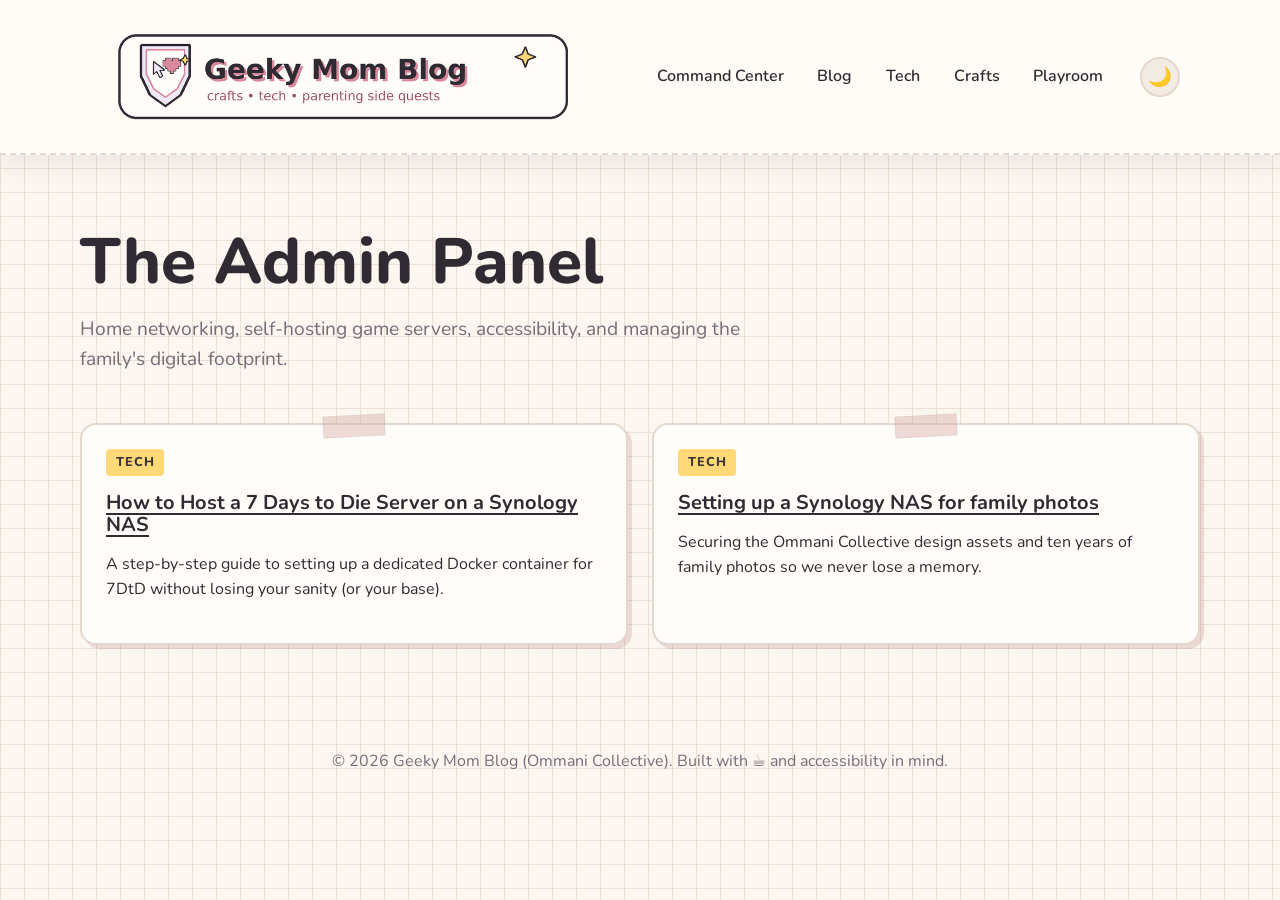
<file: admin-panel.html>
<!DOCTYPE html>
<html lang="en">
<html lang="en">
<head>
  <meta charset="UTF-8" />
  <meta name="viewport" content="width=device-width, initial-scale=1.0" />
  <meta name="description" content="Geeky Mom Blog - A cozy, practical resource for parents who love tech, gaming, crafts, and making real life manageable." />
  <title>Geeky Mom Blog | By Alex</title>

    <!-- Google Analytics -->
  <script async src="https://www.googletagmanager.com/gtag/js?id=G-520018564"></script>
  <script>
    window.dataLayer = window.dataLayer || [];
    function gtag(){dataLayer.push(arguments);}
    gtag('js', new Date());
    gtag('config', 'G-520018564');
  </script>
  
  <link rel="preconnect" href="https://fonts.googleapis.com">
  <link rel="preconnect" href="https://fonts.gstatic.com" crossorigin>
  <link href="https://fonts.googleapis.com/css2?family=Caveat:wght@600;700&family=Nunito:wght@400;600;800&display=swap" rel="stylesheet">
  <link rel="stylesheet" href="assets/css/styles.css">
</head>
<body>
  <header>
    <div class="nav-wrap">
      <a class="site-logo logo-link" href="index.html" aria-label="Geeky Mom Blog home">
        <img
          src="images/final-header-websize.png"
          alt=""
          class="site-logo-img logo-light"
          aria-hidden="true"
        >
      
        <img
          src="images/final-header-dark-websize.png"
          alt=""
          class="site-logo-img logo-dark"
          aria-hidden="true"
        >
      </a>
      <nav aria-label="Main navigation">
        <ul>
          <li><a href="index.html">Command Center</a></li>
          <li><a href="blog.html">Blog</a></li>
          <li><a href="admin-panel.html">Tech</a></li>
          <li><a href="crafts.html">Crafts</a></li>
          <li><a href="playroom.html">Playroom</a></li>
        </ul>
        <button id="theme-toggle" aria-label="Switch to Dark Mode">🌙</button>
      </nav>
    </div>
  </header>

  <main id="main-content">
    <section>
      <div class="container">
        <h1>The Admin Panel</h1>
        <p class="lead">Home networking, self-hosting game servers, accessibility, and managing the family's digital footprint.</p>
        
        <div class="card-grid" style="margin-top: 3rem;">
          
          <article class="card">
            <span class="tag">Tech</span>
            <h3><a href="7dtd-server.html">How to Host a 7 Days to Die Server on a Synology NAS</a></h3>
            <p>A step-by-step guide to setting up a dedicated Docker container for 7DtD without losing your sanity (or your base).</p>
          </article>

          <article class="card">
            <span class="tag">Tech</span>
            <h3><a href="synology-photos.html">Setting up a Synology NAS for family photos</a></h3>
            <p>Securing the Ommani Collective design assets and ten years of family photos so we never lose a memory.</p>
          </article>

        </div>
      </div>
    </section>
  </main>

  <footer>
    <div class="container">
      <p>&copy; <span id="year"></span> Geeky Mom Blog (Ommani Collective). Built with ☕ and accessibility in mind.</p>
    </div>
  </footer>

  <script>
    document.getElementById("year").textContent = new Date().getFullYear();
    const toggleBtn = document.getElementById('theme-toggle');
    const htmlEl = document.documentElement;
    const currentTheme = localStorage.getItem('theme');
    if (currentTheme === 'dark') htmlEl.setAttribute('data-theme', 'dark');
    toggleBtn.addEventListener('click', () => {
      if (htmlEl.getAttribute('data-theme') === 'dark') {
        htmlEl.removeAttribute('data-theme'); localStorage.setItem('theme', 'light');
      } else {
        htmlEl.setAttribute('data-theme', 'dark'); localStorage.setItem('theme', 'dark');
      }
    });
  </script>
</body>
</html>
</file>
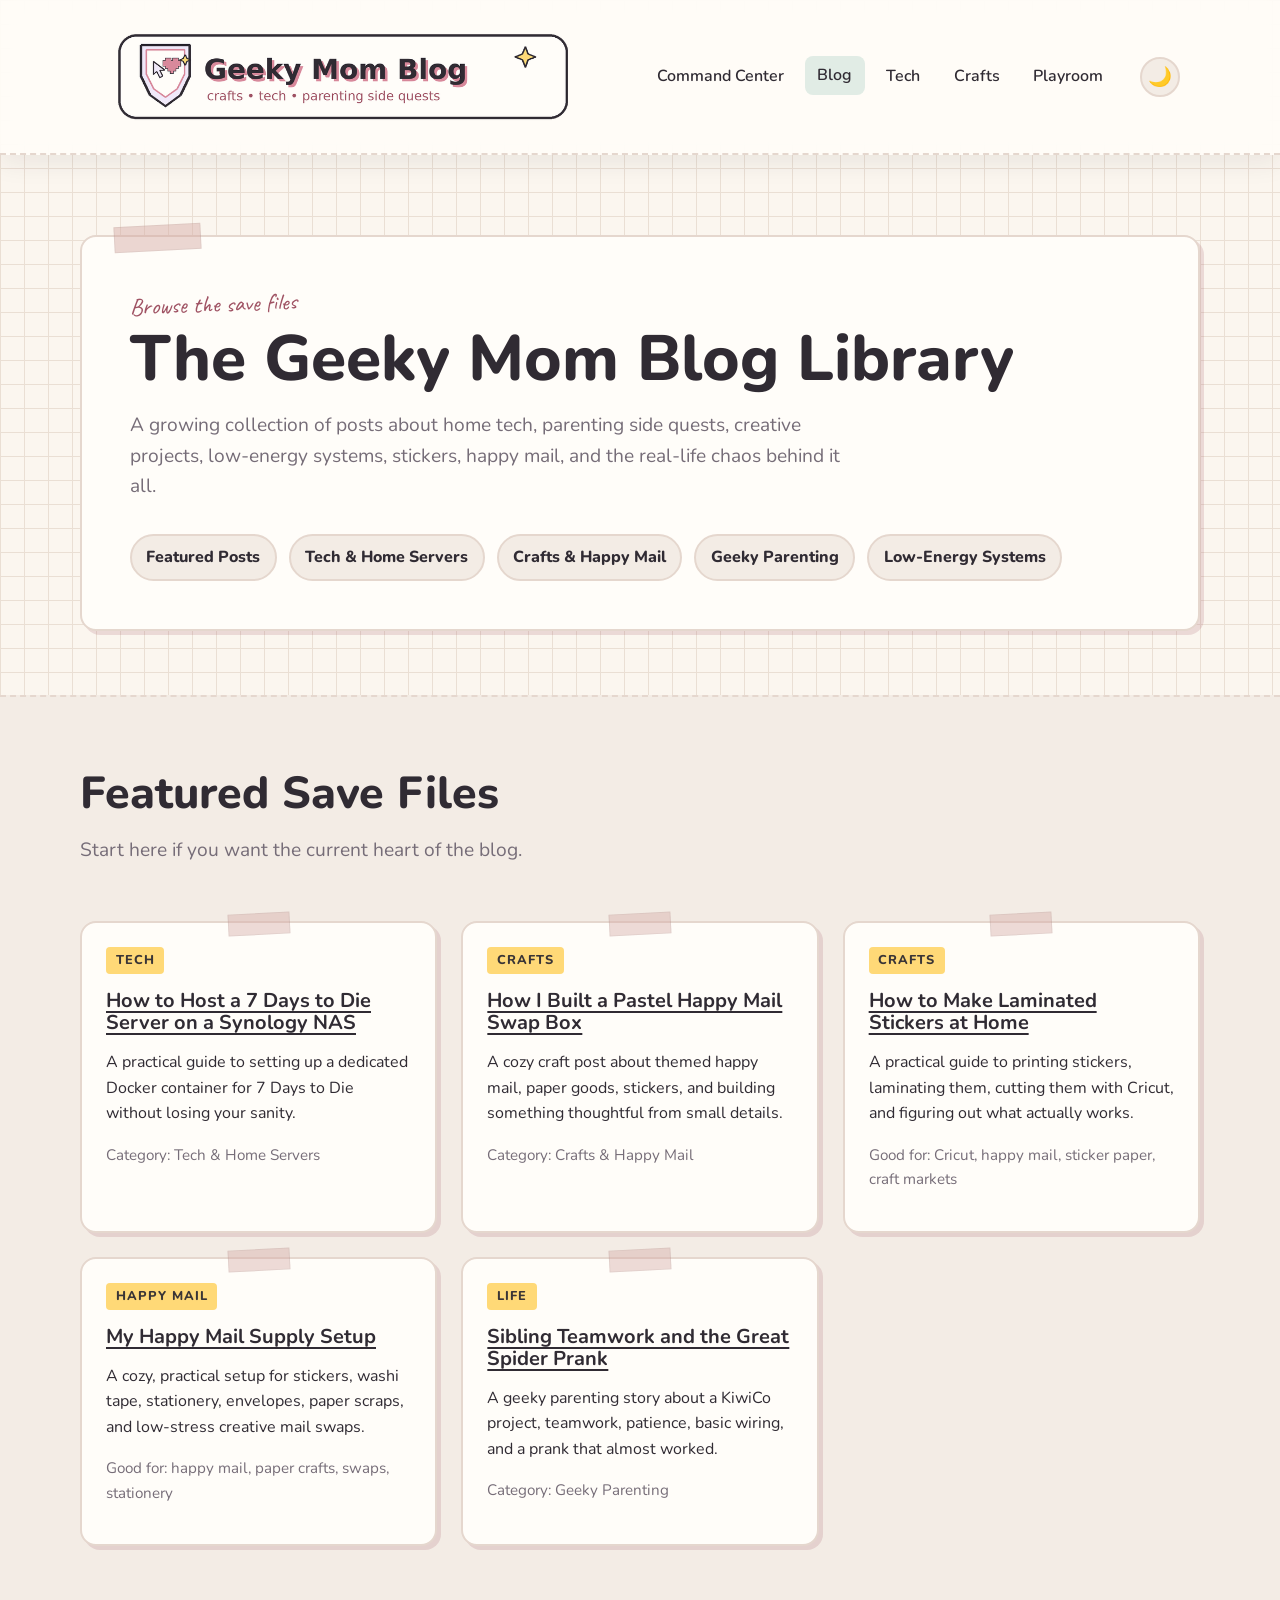
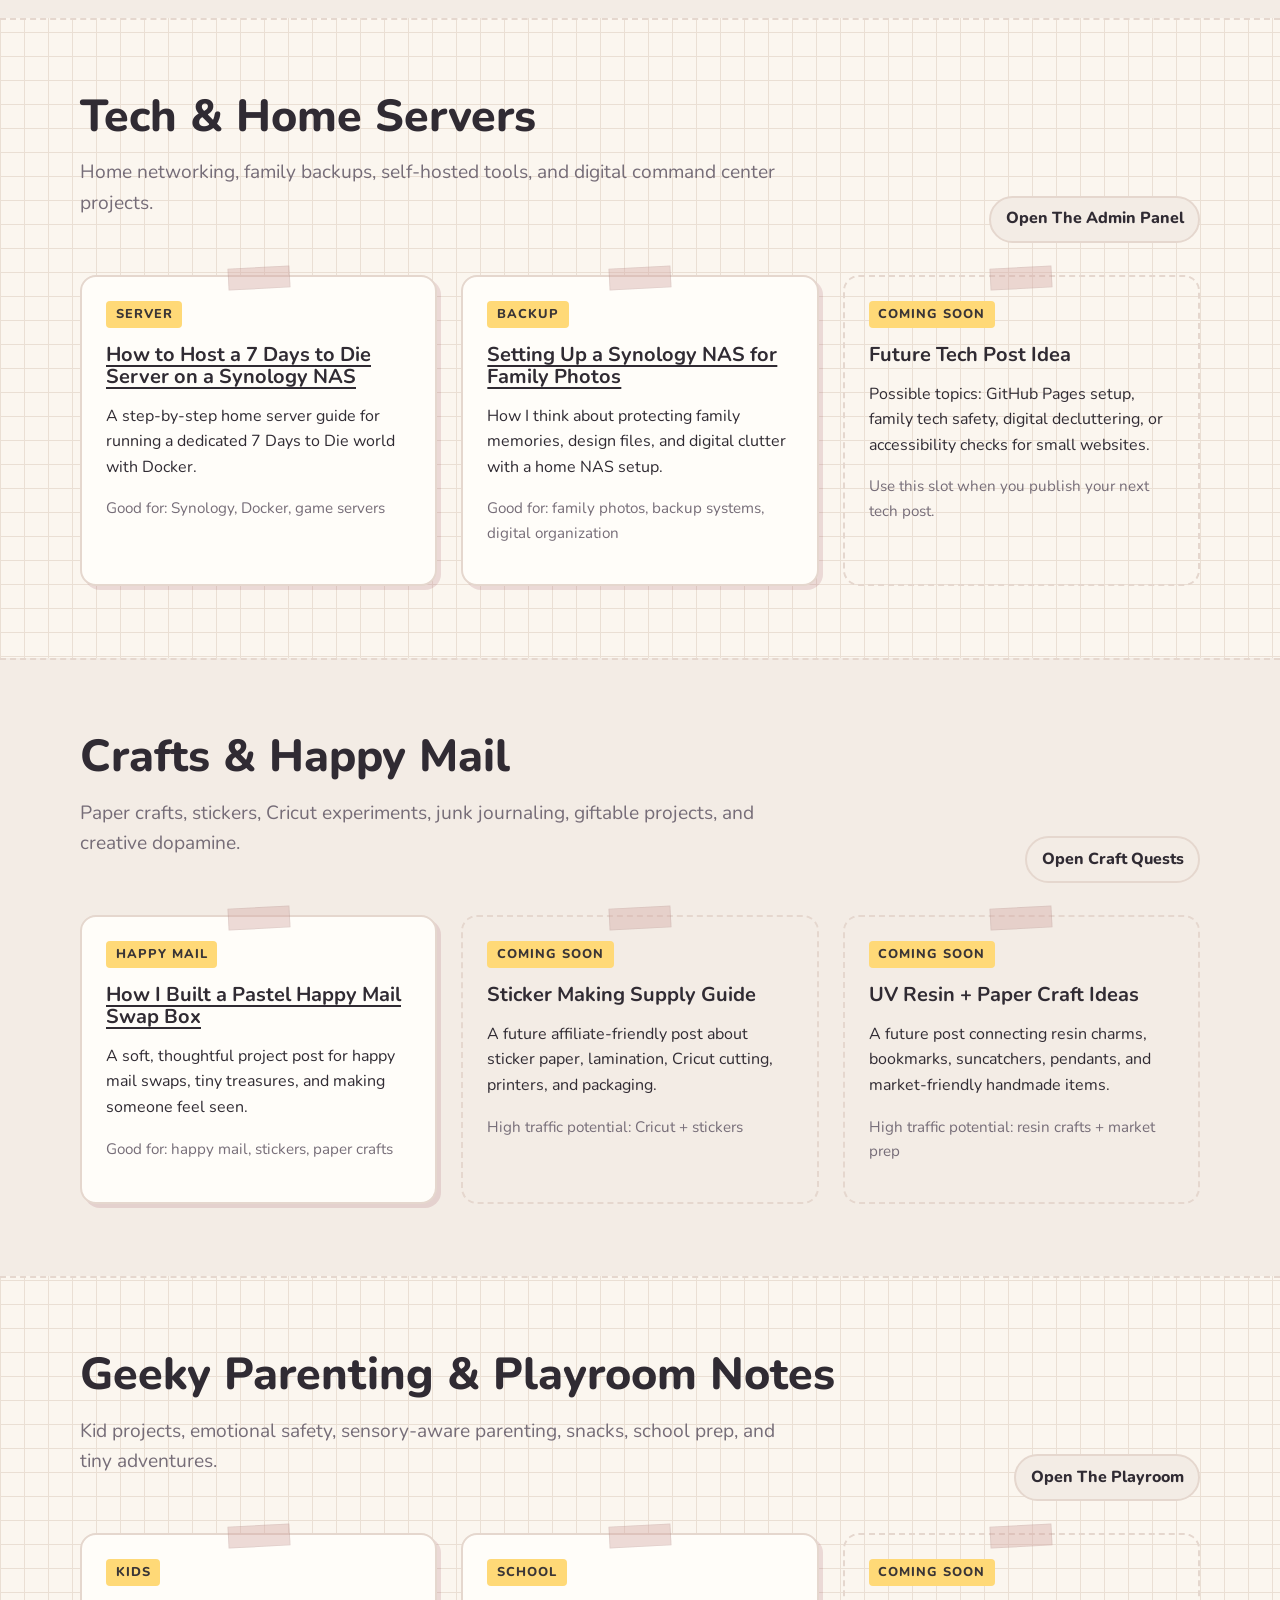
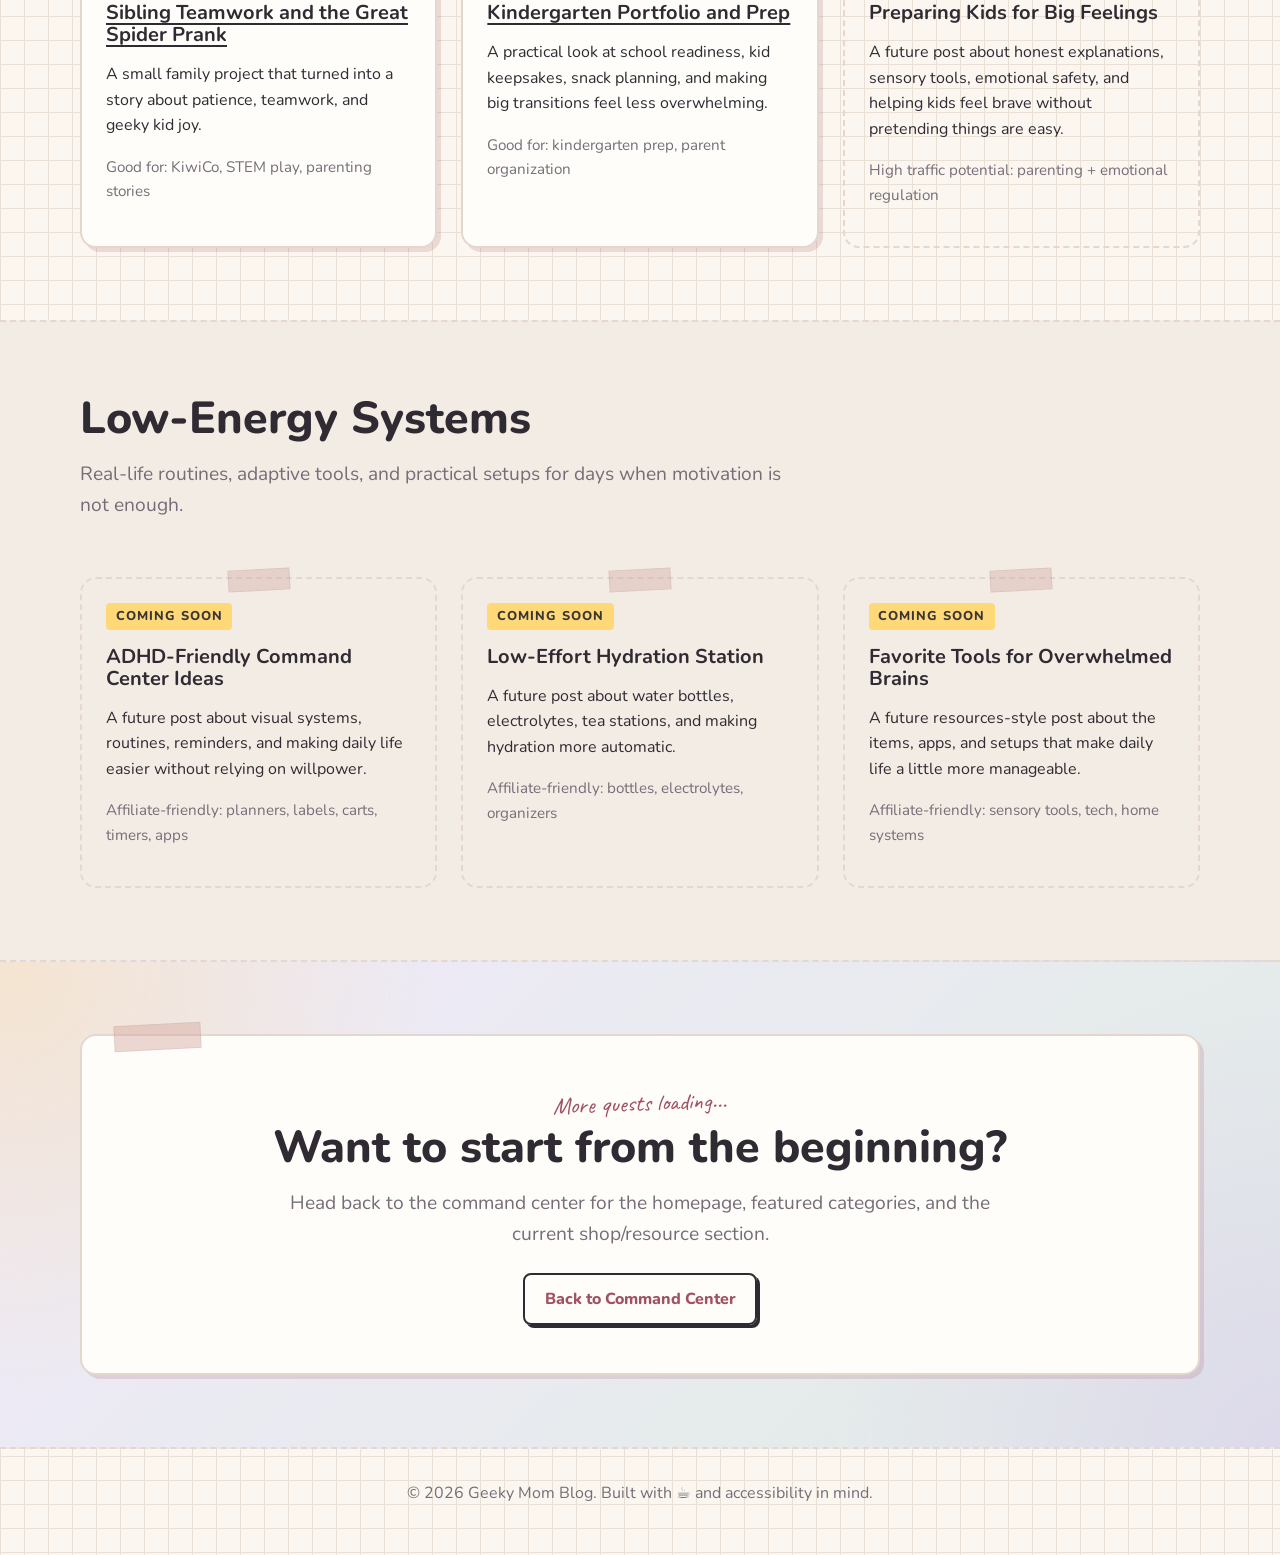
<file: blog.html>
<!DOCTYPE html>
<html lang="en">
<head>
  <meta charset="UTF-8" />
  <meta name="viewport" content="width=device-width, initial-scale=1.0" />

  <meta
    name="description"
    content="Browse all Geeky Mom Blog posts about tech, home servers, crafts, happy mail, geeky parenting, low-energy systems, and real-life side quests."
  />

  <title>Blog | Geeky Mom Blog</title>

    <!-- Google Analytics -->
  <script async src="https://www.googletagmanager.com/gtag/js?id=G-520018564"></script>
  <script>
    window.dataLayer = window.dataLayer || [];
    function gtag(){dataLayer.push(arguments);}
    gtag('js', new Date());
    gtag('config', 'G-520018564');
  </script>
  
  <link rel="preconnect" href="https://fonts.googleapis.com">
  <link rel="preconnect" href="https://fonts.gstatic.com" crossorigin>
  <link
    href="https://fonts.googleapis.com/css2?family=Caveat:wght@600;700&family=Nunito:wght@400;600;800&display=swap"
    rel="stylesheet"
  >
  <link rel="stylesheet" href="assets/css/styles.css">

</head>

<body>
  <header>
    <div class="nav-wrap">
            <a class="site-logo logo-link" href="index.html" aria-label="Geeky Mom Blog home">
        <img
          src="images/final-header-websize.png"
          alt=""
          class="site-logo-img logo-light"
          aria-hidden="true"
        >
      
        <img
          src="images/final-header-dark-websize.png"
          alt=""
          class="site-logo-img logo-dark"
          aria-hidden="true"
        >
      </a>

      <nav aria-label="Main navigation">
        <ul>
          <li><a href="index.html">Command Center</a></li>
          <li><a href="blog.html" aria-current="page">Blog</a></li>
          <li><a href="admin-panel.html">Tech</a></li>
          <li><a href="crafts.html">Crafts</a></li>
          <li><a href="playroom.html">Playroom</a></li>
        </ul>

        <button id="theme-toggle" aria-label="Switch to Dark Mode" title="Toggle Dark/Light Mode">🌙</button>
      </nav>
    </div>
  </header>

  <main id="main-content">
    <section class="hero">
      <div class="container">
        <div class="hero-panel">
          <span class="handwritten">Browse the save files</span>
          <h1>The Geeky Mom Blog Library</h1>
          <p class="lead">
            A growing collection of posts about home tech, parenting side quests, creative projects,
            low-energy systems, stickers, happy mail, and the real-life chaos behind it all.
          </p>

          <div class="category-nav" aria-label="Blog categories">
            <a class="pill" href="#featured">Featured Posts</a>
            <a class="pill" href="#tech">Tech & Home Servers</a>
            <a class="pill" href="#crafts">Crafts & Happy Mail</a>
            <a class="pill" href="#parenting">Geeky Parenting</a>
            <a class="pill" href="#systems">Low-Energy Systems</a>
          </div>
        </div>
      </div>
    </section>

    <section id="featured" class="blog-section">
      <div class="container">
        <div class="section-heading">
          <div>
            <h2>Featured Save Files</h2>
            <p class="lead">Start here if you want the current heart of the blog.</p>
          </div>
        </div>

        <div class="card-grid">
          <article class="card">
            <span class="tag">Tech</span>
            <h3><a href="7dtd-server.html">How to Host a 7 Days to Die Server on a Synology NAS</a></h3>
            <p>A practical guide to setting up a dedicated Docker container for 7 Days to Die without losing your sanity.</p>
            <p class="post-meta">Category: Tech & Home Servers</p>
          </article>

          <article class="card">
            <span class="tag">Crafts</span>
            <h3><a href="pastel-happy-mail.html">How I Built a Pastel Happy Mail Swap Box</a></h3>
            <p>A cozy craft post about themed happy mail, paper goods, stickers, and building something thoughtful from small details.</p>
            <p class="post-meta">Category: Crafts & Happy Mail</p>
          </article>
          <article class="card">
            <span class="tag">Crafts</span>
            <h3><a href="laminated-stickers.html">How to Make Laminated Stickers at Home</a></h3>
            <p>A practical guide to printing stickers, laminating them, cutting them with Cricut, and figuring out what actually works.</p>
            <p class="post-meta">Good for: Cricut, happy mail, sticker paper, craft markets</p>
          </article>
          <article class="card">
            <span class="tag">Happy Mail</span>
            <h3><a href="happy-mail-supply-setup.html">My Happy Mail Supply Setup</a></h3>
            <p>A cozy, practical setup for stickers, washi tape, stationery, envelopes, paper scraps, and low-stress creative mail swaps.</p>
            <p class="post-meta">Good for: happy mail, paper crafts, swaps, stationery</p>
          </article>

          <article class="card">
            <span class="tag">Life</span>
            <h3><a href="kiwico-spider.html">Sibling Teamwork and the Great Spider Prank</a></h3>
            <p>A geeky parenting story about a KiwiCo project, teamwork, patience, basic wiring, and a prank that almost worked.</p>
            <p class="post-meta">Category: Geeky Parenting</p>
          </article>
        </div>
      </div>
    </section>

    <section id="tech" class="blog-section">
      <div class="container">
        <div class="section-heading">
          <div>
            <h2>Tech & Home Servers</h2>
            <p class="lead">Home networking, family backups, self-hosted tools, and digital command center projects.</p>
          </div>
          <a class="pill" href="admin-panel.html">Open The Admin Panel</a>
        </div>

        <div class="card-grid">
          <article class="card">
            <span class="tag">Server</span>
            <h3><a href="7dtd-server.html">How to Host a 7 Days to Die Server on a Synology NAS</a></h3>
            <p>A step-by-step home server guide for running a dedicated 7 Days to Die world with Docker.</p>
            <p class="post-meta">Good for: Synology, Docker, game servers</p>
          </article>

          <article class="card">
            <span class="tag">Backup</span>
            <h3><a href="synology-photos.html">Setting Up a Synology NAS for Family Photos</a></h3>
            <p>How I think about protecting family memories, design files, and digital clutter with a home NAS setup.</p>
            <p class="post-meta">Good for: family photos, backup systems, digital organization</p>
          </article>

          <article class="card empty-card">
            <span class="tag">Coming Soon</span>
            <h3>Future Tech Post Idea</h3>
            <p>Possible topics: GitHub Pages setup, family tech safety, digital decluttering, or accessibility checks for small websites.</p>
            <p class="post-meta">Use this slot when you publish your next tech post.</p>
          </article>
        </div>
      </div>
    </section>

    <section id="crafts" class="blog-section">
      <div class="container">
        <div class="section-heading">
          <div>
            <h2>Crafts & Happy Mail</h2>
            <p class="lead">Paper crafts, stickers, Cricut experiments, junk journaling, giftable projects, and creative dopamine.</p>
          </div>
          <a class="pill" href="crafts.html">Open Craft Quests</a>
        </div>

        <div class="card-grid">
          <article class="card">
            <span class="tag">Happy Mail</span>
            <h3><a href="pastel-happy-mail.html">How I Built a Pastel Happy Mail Swap Box</a></h3>
            <p>A soft, thoughtful project post for happy mail swaps, tiny treasures, and making someone feel seen.</p>
            <p class="post-meta">Good for: happy mail, stickers, paper crafts</p>
          </article>

          <article class="card empty-card">
            <span class="tag">Coming Soon</span>
            <h3>Sticker Making Supply Guide</h3>
            <p>A future affiliate-friendly post about sticker paper, lamination, Cricut cutting, printers, and packaging.</p>
            <p class="post-meta">High traffic potential: Cricut + stickers</p>
          </article>

          <article class="card empty-card">
            <span class="tag">Coming Soon</span>
            <h3>UV Resin + Paper Craft Ideas</h3>
            <p>A future post connecting resin charms, bookmarks, suncatchers, pendants, and market-friendly handmade items.</p>
            <p class="post-meta">High traffic potential: resin crafts + market prep</p>
          </article>
        </div>
      </div>
    </section>

    <section id="parenting" class="blog-section">
      <div class="container">
        <div class="section-heading">
          <div>
            <h2>Geeky Parenting & Playroom Notes</h2>
            <p class="lead">Kid projects, emotional safety, sensory-aware parenting, snacks, school prep, and tiny adventures.</p>
          </div>
          <a class="pill" href="playroom.html">Open The Playroom</a>
        </div>

        <div class="card-grid">
          <article class="card">
            <span class="tag">Kids</span>
            <h3><a href="kiwico-spider.html">Sibling Teamwork and the Great Spider Prank</a></h3>
            <p>A small family project that turned into a story about patience, teamwork, and geeky kid joy.</p>
            <p class="post-meta">Good for: KiwiCo, STEM play, parenting stories</p>
          </article>

          <article class="card">
            <span class="tag">School</span>
            <h3><a href="kindergarten-portfolio.html">Kindergarten Portfolio and Prep</a></h3>
            <p>A practical look at school readiness, kid keepsakes, snack planning, and making big transitions feel less overwhelming.</p>
            <p class="post-meta">Good for: kindergarten prep, parent organization</p>
          </article>

          <article class="card empty-card">
            <span class="tag">Coming Soon</span>
            <h3>Preparing Kids for Big Feelings</h3>
            <p>A future post about honest explanations, sensory tools, emotional safety, and helping kids feel brave without pretending things are easy.</p>
            <p class="post-meta">High traffic potential: parenting + emotional regulation</p>
          </article>
        </div>
      </div>
    </section>

    <section id="systems" class="blog-section">
      <div class="container">
        <div class="section-heading">
          <div>
            <h2>Low-Energy Systems</h2>
            <p class="lead">Real-life routines, adaptive tools, and practical setups for days when motivation is not enough.</p>
          </div>
        </div>

        <div class="card-grid">
          <article class="card empty-card">
            <span class="tag">Coming Soon</span>
            <h3>ADHD-Friendly Command Center Ideas</h3>
            <p>A future post about visual systems, routines, reminders, and making daily life easier without relying on willpower.</p>
            <p class="post-meta">Affiliate-friendly: planners, labels, carts, timers, apps</p>
          </article>

          <article class="card empty-card">
            <span class="tag">Coming Soon</span>
            <h3>Low-Effort Hydration Station</h3>
            <p>A future post about water bottles, electrolytes, tea stations, and making hydration more automatic.</p>
            <p class="post-meta">Affiliate-friendly: bottles, electrolytes, organizers</p>
          </article>

          <article class="card empty-card">
            <span class="tag">Coming Soon</span>
            <h3>Favorite Tools for Overwhelmed Brains</h3>
            <p>A future resources-style post about the items, apps, and setups that make daily life a little more manageable.</p>
            <p class="post-meta">Affiliate-friendly: sensory tools, tech, home systems</p>
          </article>
        </div>
      </div>
    </section>

    <section class="cta">
      <div class="container">
        <div class="cta-box">
          <span class="handwritten">More quests loading...</span>
          <h2>Want to start from the beginning?</h2>
          <p class="lead" style="margin-left: auto; margin-right: auto;">
            Head back to the command center for the homepage, featured categories, and the current shop/resource section.
          </p>
          <a class="btn" href="index.html">Back to Command Center</a>
        </div>
      </div>
    </section>
  </main>

  <footer>
    <div class="container">
      <p>&copy; <span id="year"></span> Geeky Mom Blog. Built with ☕ and accessibility in mind.</p>
    </div>
  </footer>

  <script>
    document.getElementById("year").textContent = new Date().getFullYear();

    const toggleBtn = document.getElementById("theme-toggle");
    const htmlEl = document.documentElement;

    const currentTheme = localStorage.getItem("theme");
    if (currentTheme === "dark") {
      htmlEl.setAttribute("data-theme", "dark");
      toggleBtn.textContent = "☀️";
      toggleBtn.setAttribute("aria-label", "Switch to Light Mode");
    }

    toggleBtn.addEventListener("click", () => {
      if (htmlEl.getAttribute("data-theme") === "dark") {
        htmlEl.removeAttribute("data-theme");
        localStorage.setItem("theme", "light");
        toggleBtn.textContent = "🌙";
        toggleBtn.setAttribute("aria-label", "Switch to Dark Mode");
      } else {
        htmlEl.setAttribute("data-theme", "dark");
        localStorage.setItem("theme", "dark");
        toggleBtn.textContent = "☀️";
        toggleBtn.setAttribute("aria-label", "Switch to Light Mode");
      }
    });
  </script>
</body>
</html>
</file>
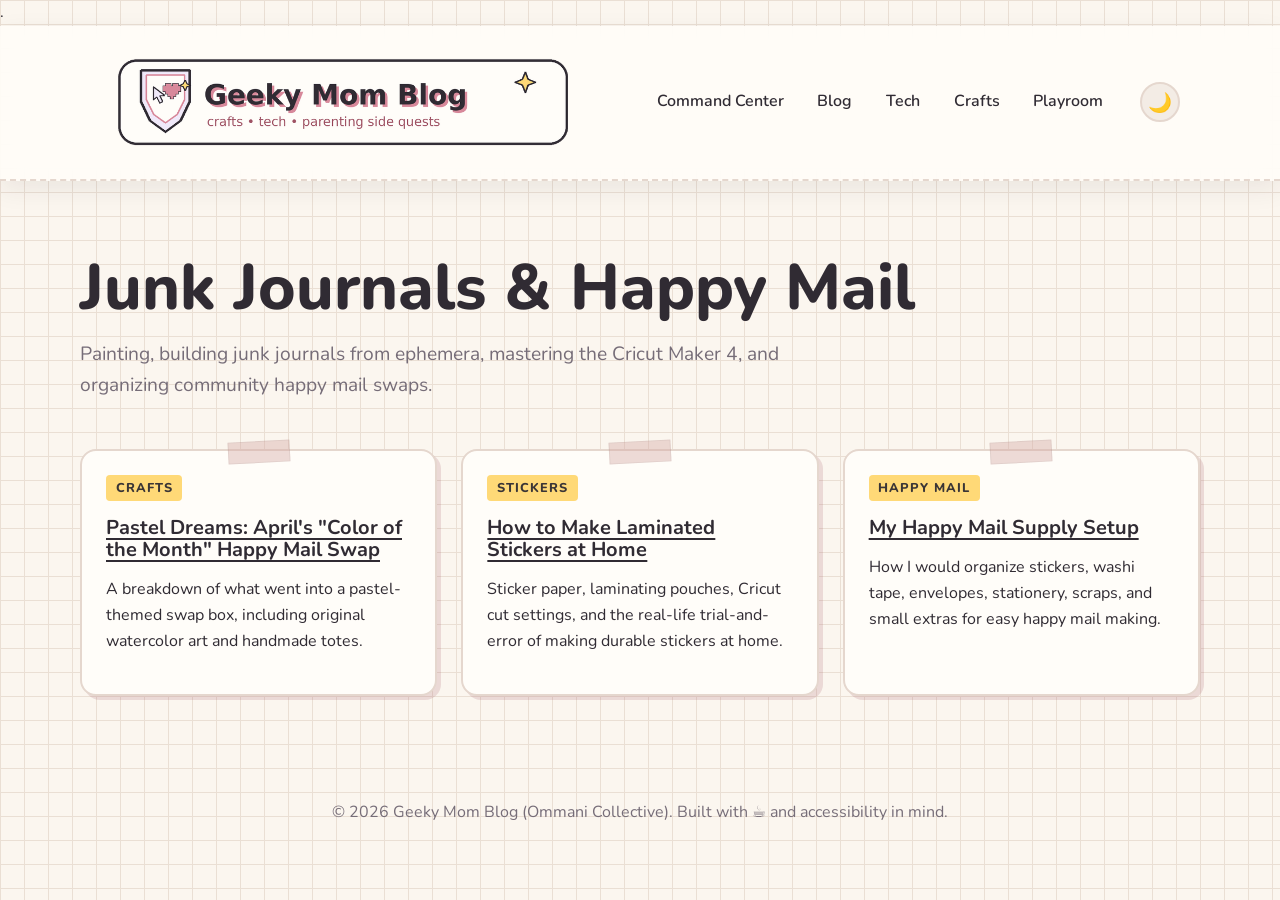
<file: crafts.html>
<!DOCTYPE html>
<html lang="en">
<head>
  <meta charset="UTF-8" />
  <meta name="viewport" content="width=device-width, initial-scale=1.0" />
  <title>Junk Journals & Happy Mail | Geeky Mom Blog</title>.

    <!-- Google Analytics -->
  <script async src="https://www.googletagmanager.com/gtag/js?id=G-520018564"></script>
  <script>
    window.dataLayer = window.dataLayer || [];
    function gtag(){dataLayer.push(arguments);}
    gtag('js', new Date());
    gtag('config', 'G-520018564');
  </script>
  
  <link rel="preconnect" href="https://fonts.googleapis.com">
  <link rel="preconnect" href="https://fonts.gstatic.com" crossorigin>
  <link href="https://fonts.googleapis.com/css2?family=Caveat:wght@600;700&family=Nunito:wght@400;600;800&display=swap" rel="stylesheet">
  <link rel="stylesheet" href="assets/css/styles.css">
</head>
<body>
  <header>
    <div class="nav-wrap">
      <a class="site-logo logo-link" href="index.html" aria-label="Geeky Mom Blog home">
        <img
          src="images/final-header-websize.png"
          alt=""
          class="site-logo-img logo-light"
          aria-hidden="true"
        >
      
        <img
          src="images/final-header-dark-websize.png"
          alt=""
          class="site-logo-img logo-dark"
          aria-hidden="true"
        >
      </a>
      <nav aria-label="Main navigation">
        <ul>
          <li><a href="index.html">Command Center</a></li>
          <li><a href="blog.html">Blog</a></li>
          <li><a href="admin-panel.html">Tech</a></li>
          <li><a href="crafts.html">Crafts</a></li>
          <li><a href="playroom.html">Playroom</a></li>
        </ul>
        <button id="theme-toggle" aria-label="Switch to Dark Mode">🌙</button>
      </nav>
    </div>
  </header>

  <main id="main-content">
    <section>
      <div class="container">
        <h1>Junk Journals & Happy Mail</h1>
        <p class="lead">Painting, building junk journals from ephemera, mastering the Cricut Maker 4, and organizing community happy mail swaps.</p>
        
        <div class="card-grid" style="margin-top: 3rem;">
          
          <article class="card">
            <span class="tag">Crafts</span>
            <h3><a href="pastel-happy-mail.html">Pastel Dreams: April's "Color of the Month" Happy Mail Swap</a></h3>
            <p>A breakdown of what went into a pastel-themed swap box, including original watercolor art and handmade totes.</p>
          </article>
          <article class="card">
            <span class="tag">Stickers</span>
            <h3><a href="laminated-stickers.html">How to Make Laminated Stickers at Home</a></h3>
            <p>Sticker paper, laminating pouches, Cricut cut settings, and the real-life trial-and-error of making durable stickers at home.</p>
          </article>
          <article class="card">
            <span class="tag">Happy Mail</span>
            <h3><a href="happy-mail-supply-setup.html">My Happy Mail Supply Setup</a></h3>
            <p>How I would organize stickers, washi tape, envelopes, stationery, scraps, and small extras for easy happy mail making.</p>
          </article>
        </div>
      </div>
    </section>
  </main>

  <footer>
    <div class="container">
      <p>&copy; <span id="year"></span> Geeky Mom Blog (Ommani Collective). Built with ☕ and accessibility in mind.</p>
    </div>
  </footer>

  <script>
    document.getElementById("year").textContent = new Date().getFullYear();
    const toggleBtn = document.getElementById('theme-toggle');
    const htmlEl = document.documentElement;
    const currentTheme = localStorage.getItem('theme');
    if (currentTheme === 'dark') htmlEl.setAttribute('data-theme', 'dark');
    toggleBtn.addEventListener('click', () => {
      if (htmlEl.getAttribute('data-theme') === 'dark') {
        htmlEl.removeAttribute('data-theme'); localStorage.setItem('theme', 'light');
      } else {
        htmlEl.setAttribute('data-theme', 'dark'); localStorage.setItem('theme', 'dark');
      }
    });
  </script>
</body>
</html>
</file>
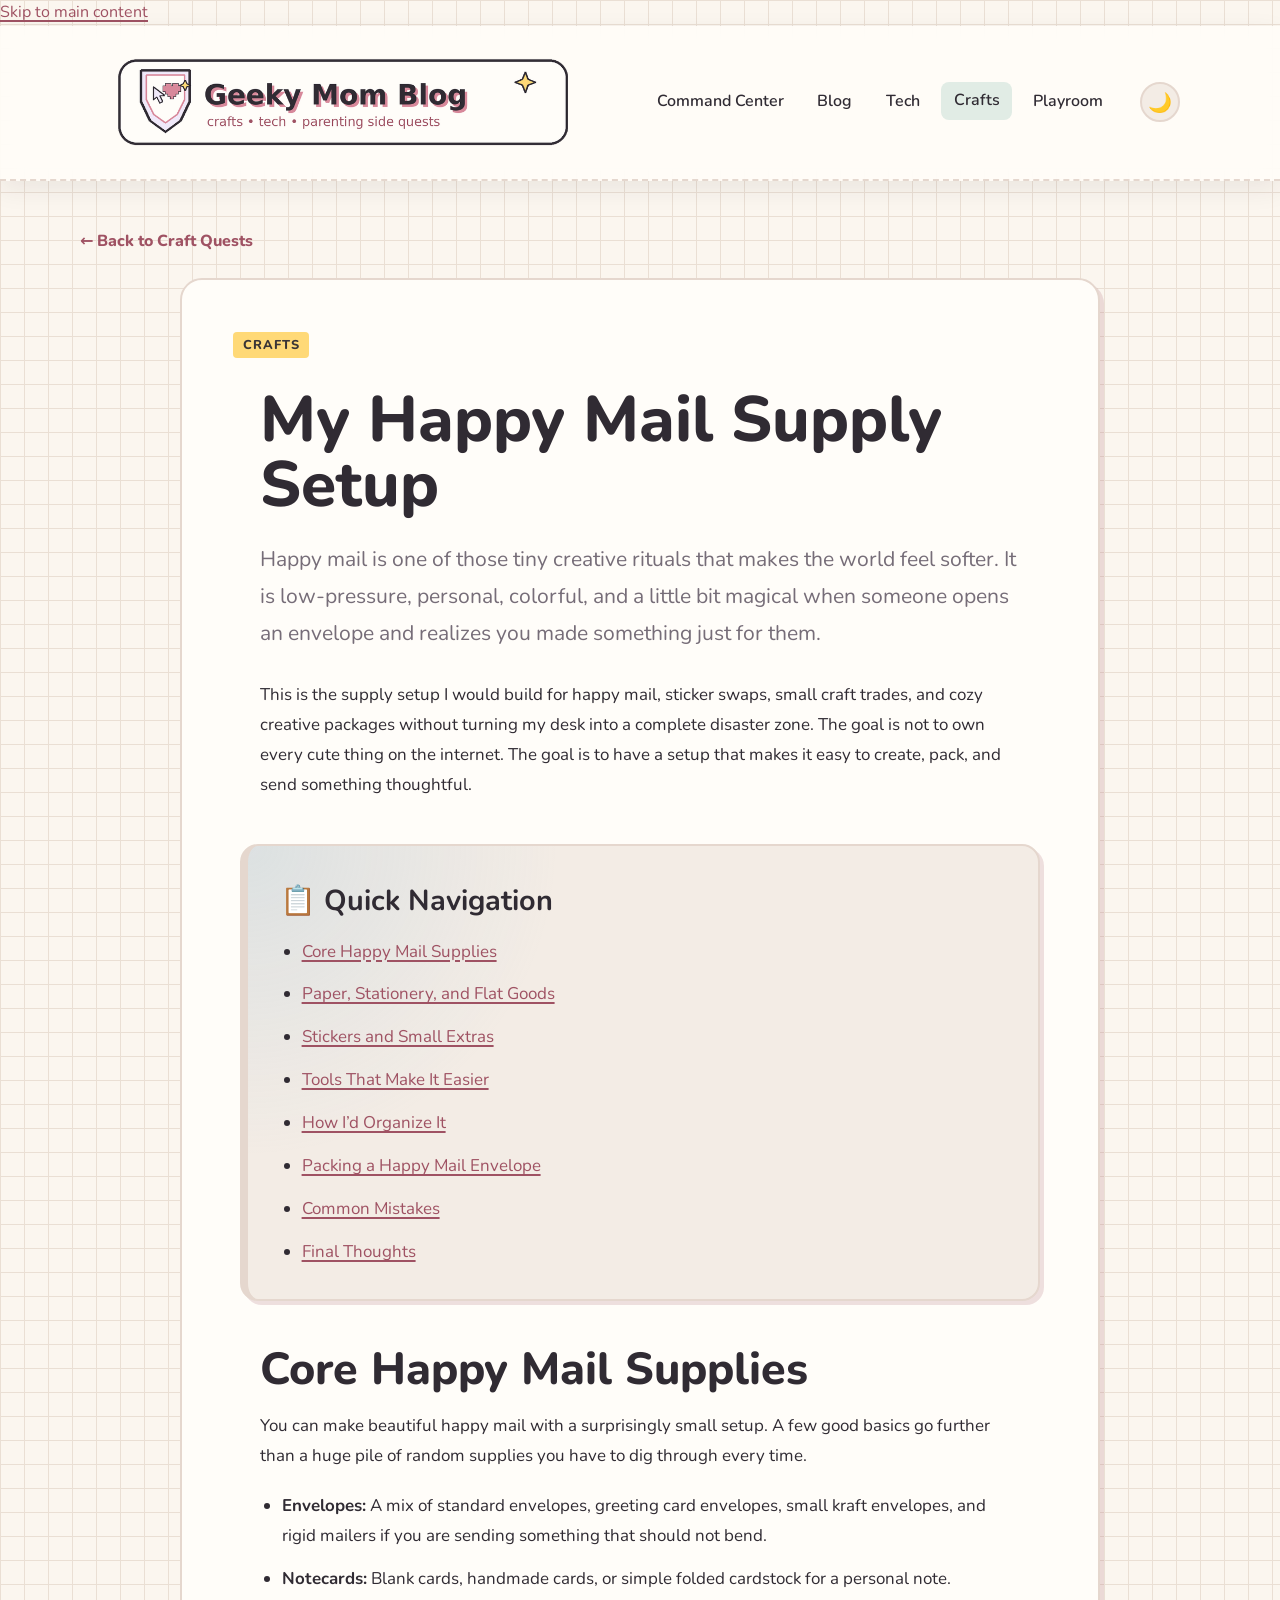
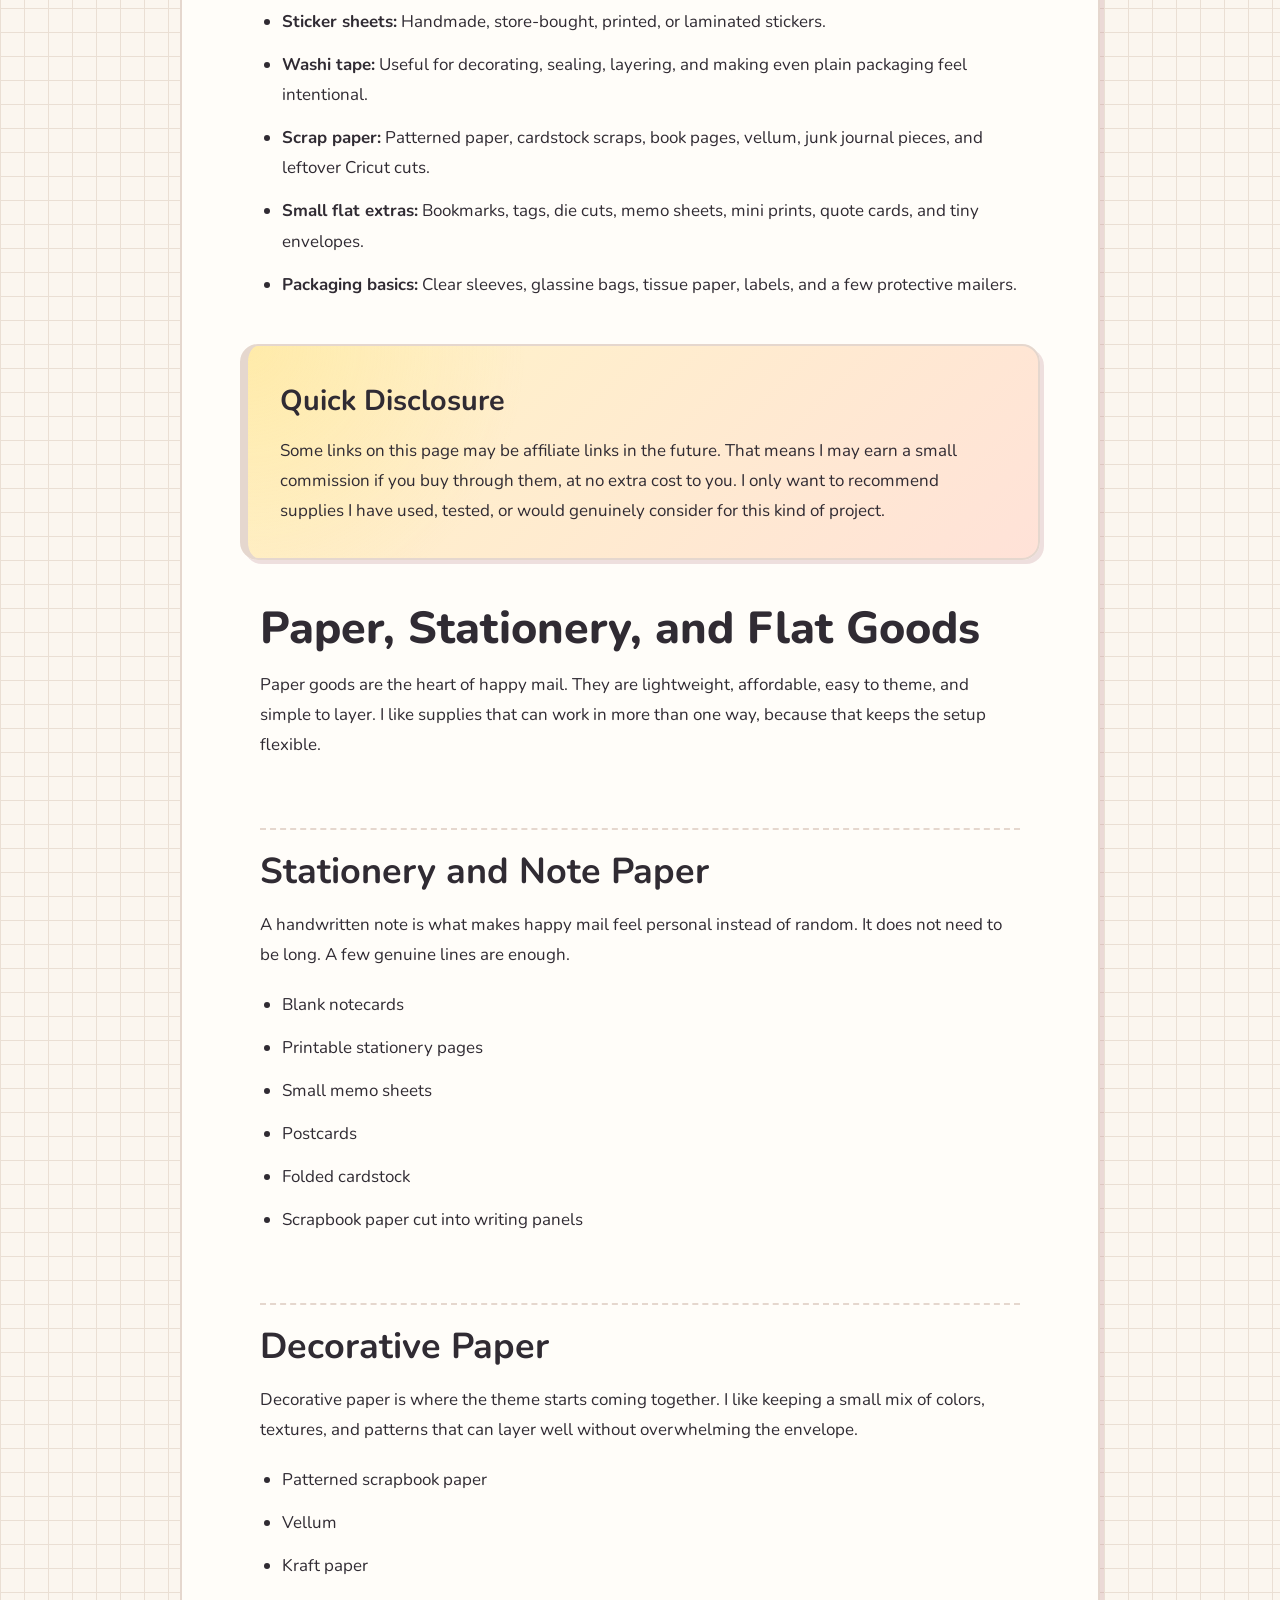
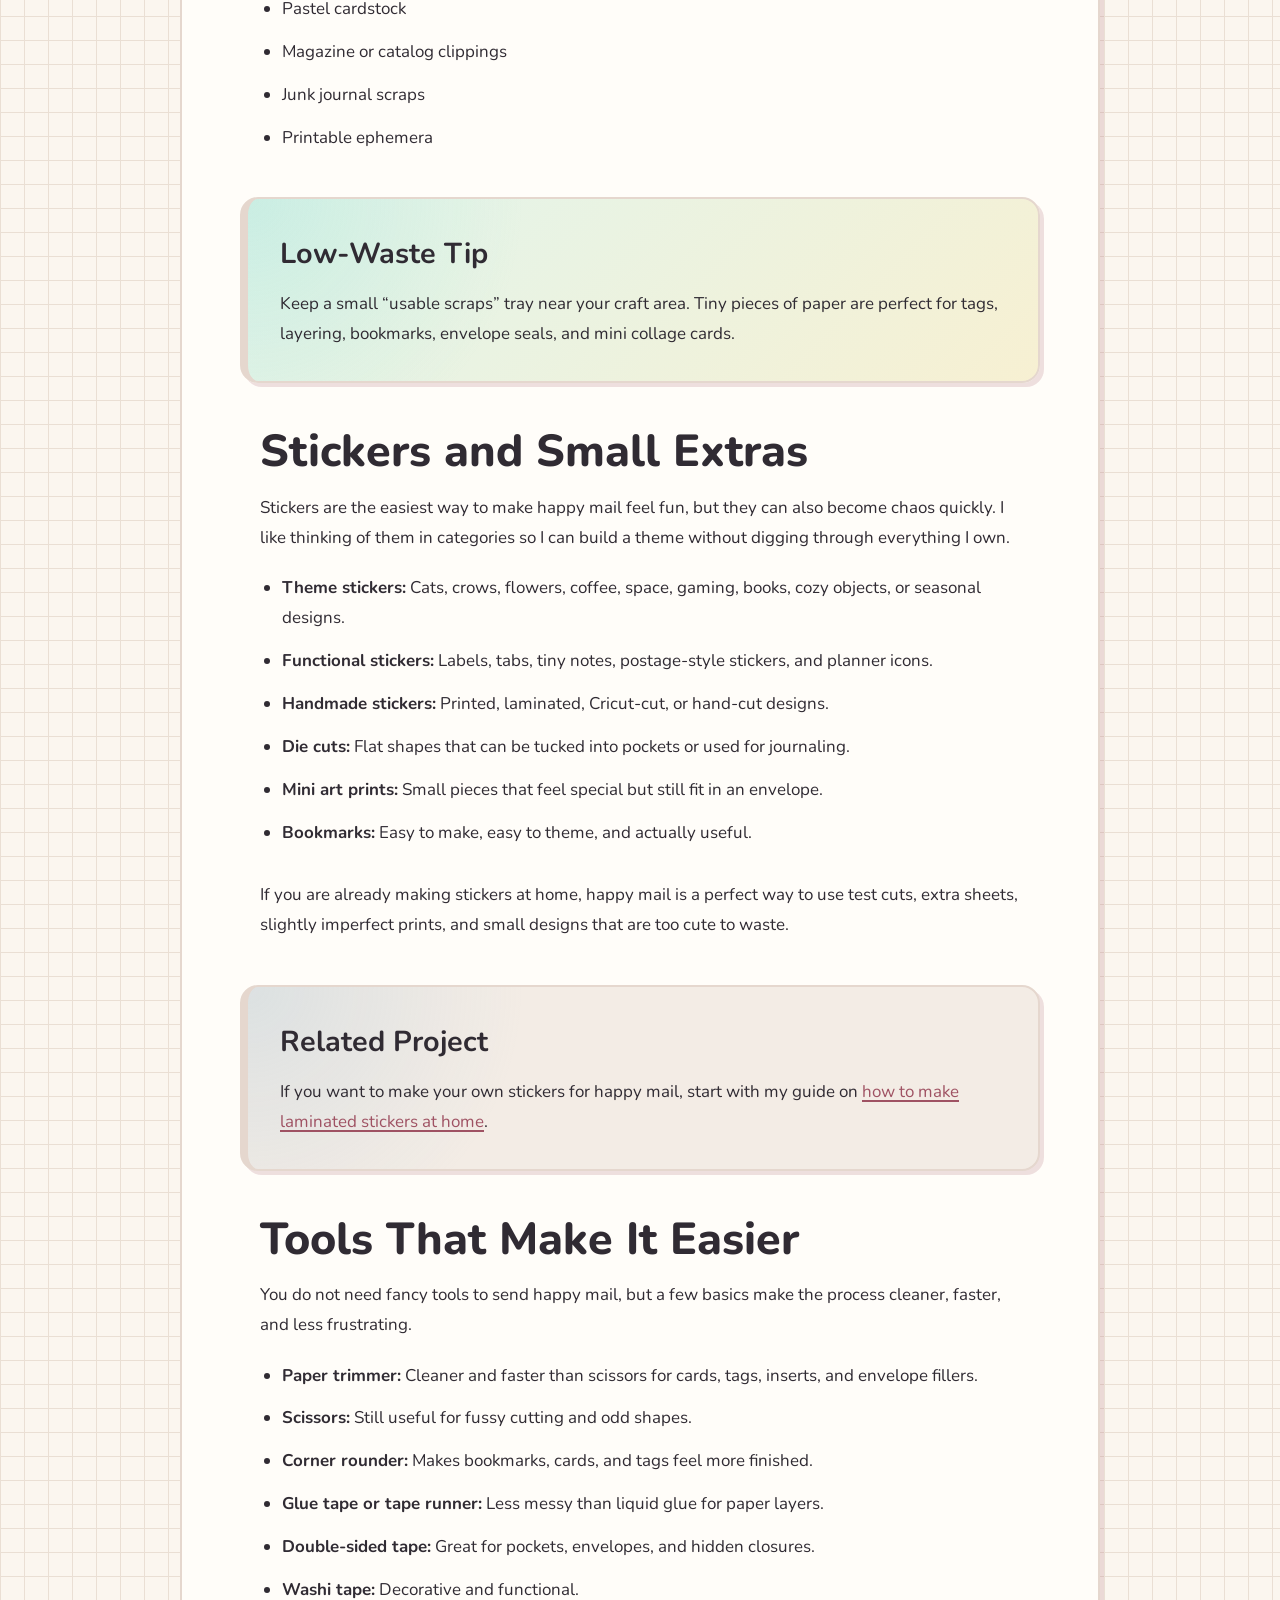
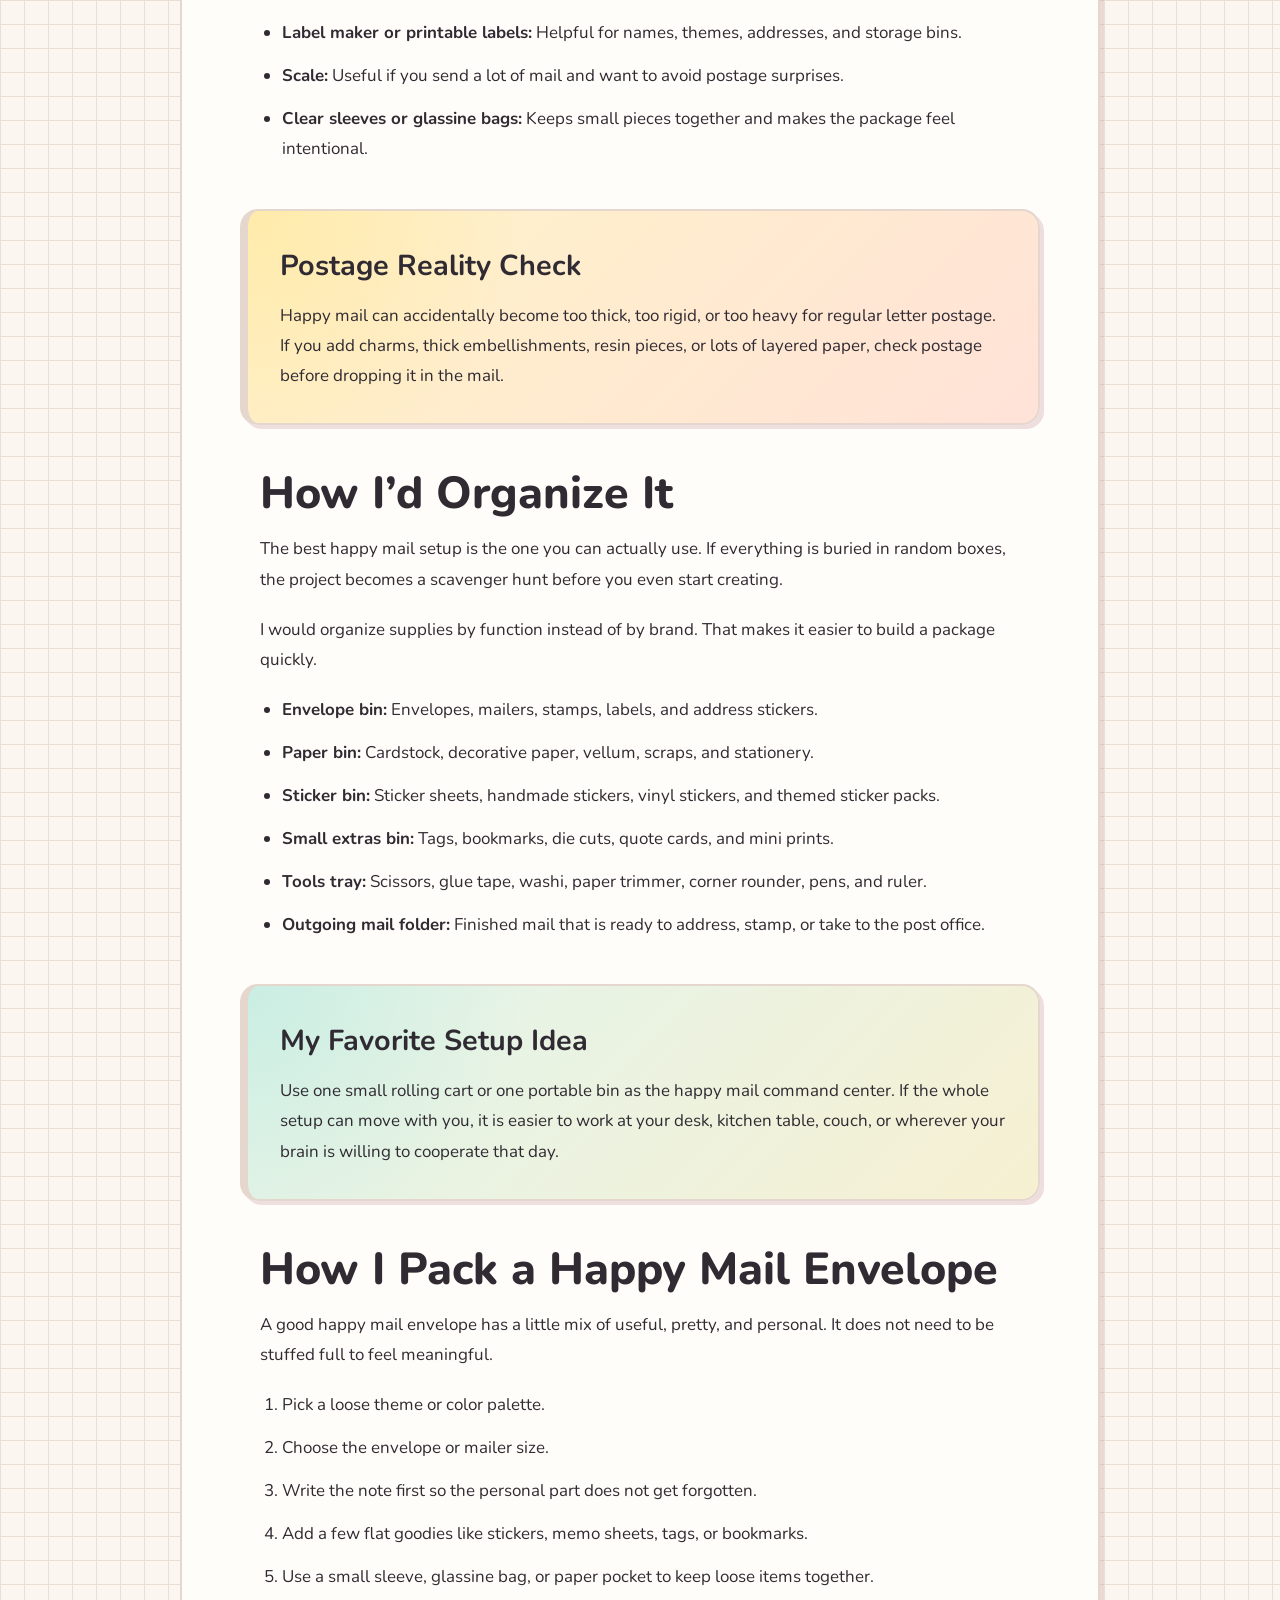
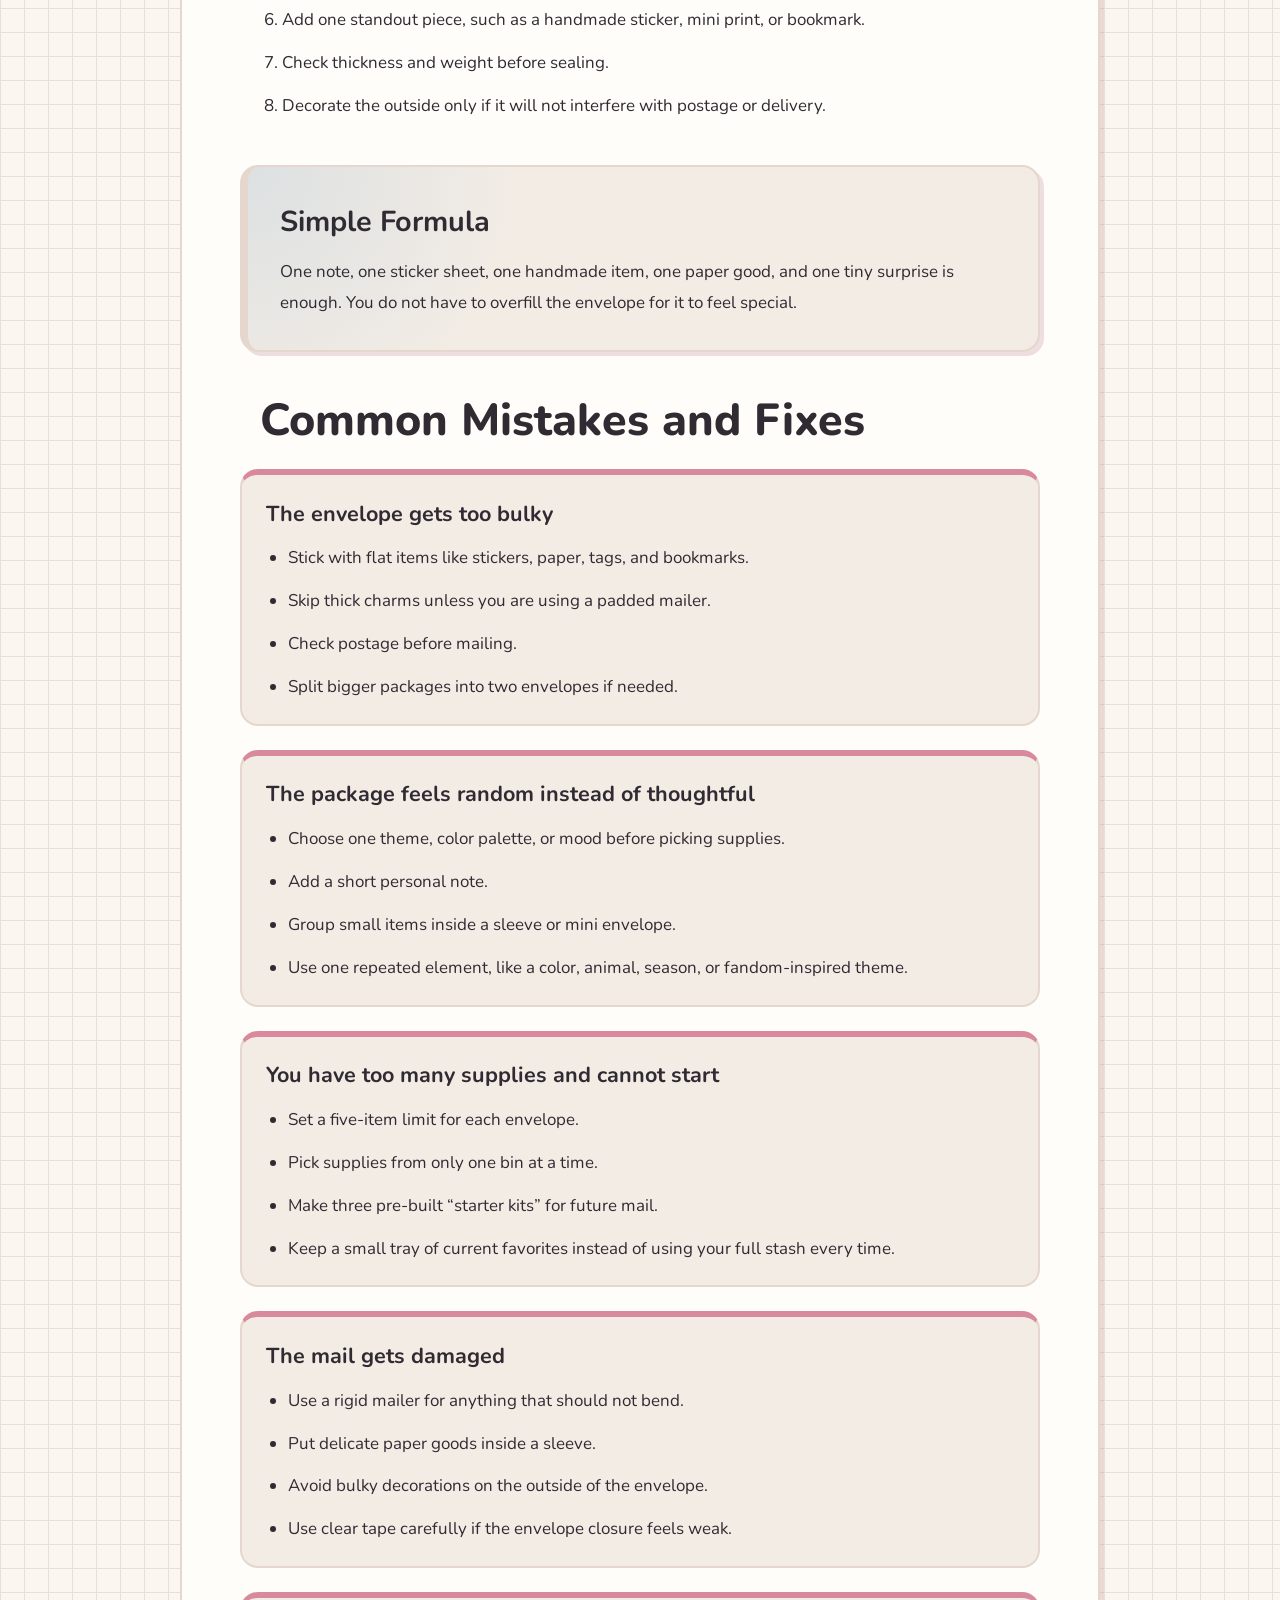
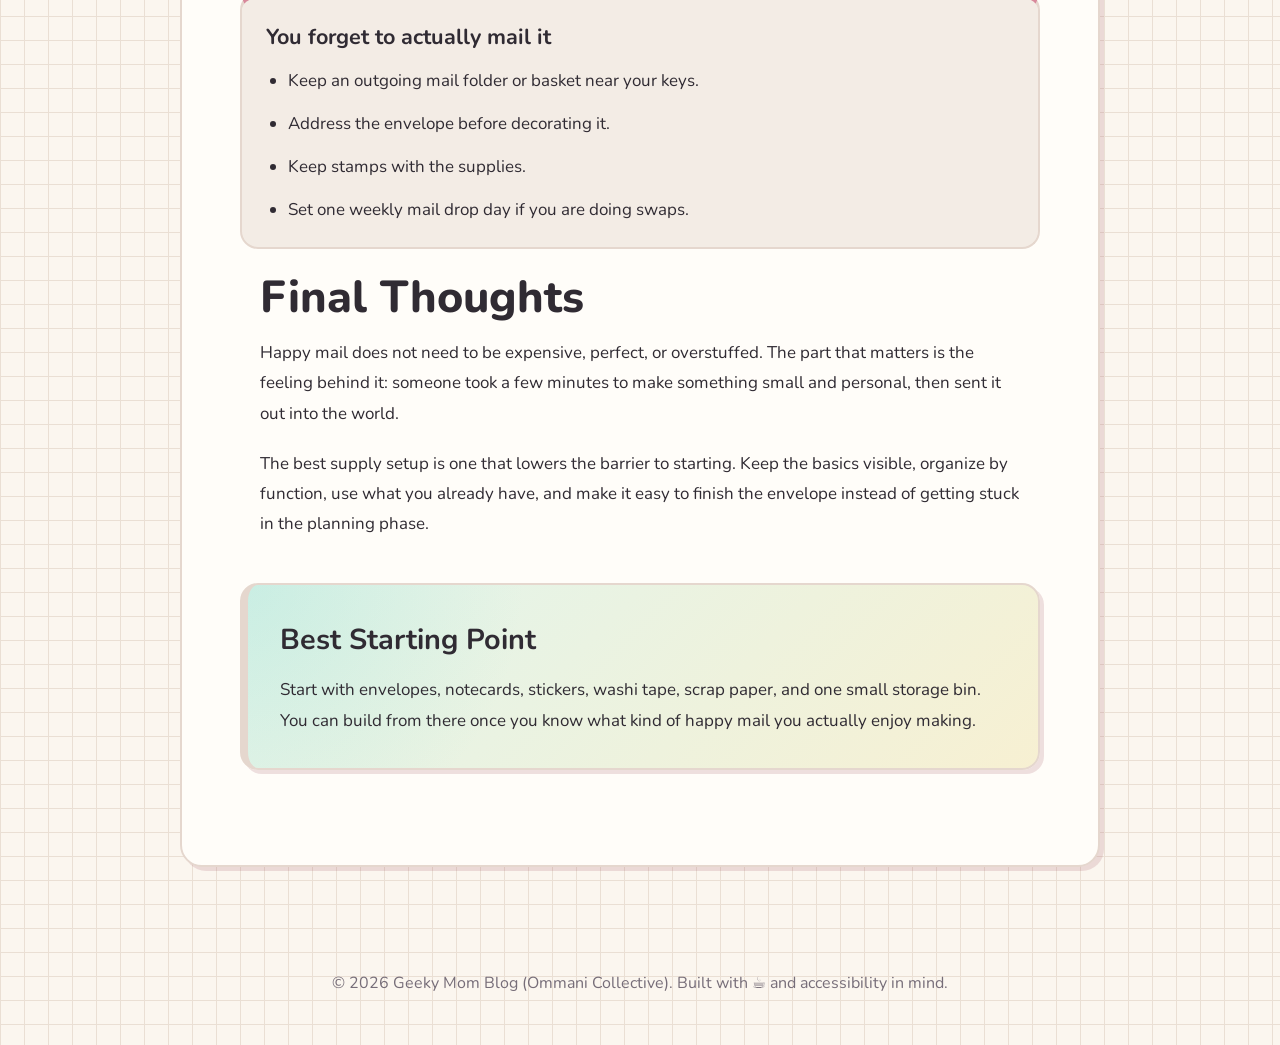
<file: happy-mail-supply-setup.html>
<!DOCTYPE html>
<html lang="en">
<head>
  <meta charset="UTF-8" />
  <meta name="viewport" content="width=device-width, initial-scale=1.0" />

  <meta
    name="description"
    content="A cozy, practical happy mail supply setup for stickers, paper crafts, washi tape, envelopes, packaging, and low-stress creative mail swaps."
  />
  <meta name="author" content="Ommani Collective" />
  <link rel="canonical" href="https://www.geekymomblog.com/happy-mail-supply-setup.html" />

  <!-- Open Graph / Social Media -->
  <meta property="og:type" content="article" />
  <meta property="og:title" content="My Happy Mail Supply Setup | Geeky Mom Blog" />
  <meta property="og:description" content="A practical guide to building a cozy happy mail supply setup with stickers, washi tape, stationery, envelopes, paper scraps, and packaging tools." />
  <meta property="og:url" content="https://www.geekymomblog.com/happy-mail-supply-setup.html" />
  <meta name="twitter:card" content="summary_large_image" />

  <!-- Schema.org Structured Data -->
  <script type="application/ld+json">
  {
    "@context": "https://schema.org",
    "@type": "Article",
    "headline": "My Happy Mail Supply Setup",
    "description": "A cozy, practical guide to building a happy mail supply setup with stickers, washi tape, stationery, envelopes, paper scraps, and packaging tools.",
    "author": {
      "@type": "Organization",
      "name": "Ommani Collective"
    },
    "publisher": {
      "@type": "Organization",
      "name": "Geeky Mom Blog"
    }
  }
  </script>

  <title>My Happy Mail Supply Setup | Geeky Mom Blog</title>

    <!-- Google Analytics -->
  <script async src="https://www.googletagmanager.com/gtag/js?id=G-520018564"></script>
  <script>
    window.dataLayer = window.dataLayer || [];
    function gtag(){dataLayer.push(arguments);}
    gtag('js', new Date());
    gtag('config', 'G-520018564');
  </script>
  
  <link rel="preconnect" href="https://fonts.googleapis.com">
  <link rel="preconnect" href="https://fonts.gstatic.com" crossorigin>
  <link
    href="https://fonts.googleapis.com/css2?family=Caveat:wght@600;700&family=Nunito:wght@400;600;800&display=swap"
    rel="stylesheet"
  >

  <link rel="stylesheet" href="assets/css/styles.css">
</head>

<body>
  <a href="#main-content" class="skip-link">Skip to main content</a>

  <header>
    <div class="nav-wrap">
      <a class="site-logo logo-link" href="index.html" aria-label="Geeky Mom Blog home">
        <img
          src="images/final-header-websize.png"
          alt=""
          class="site-logo-img logo-light"
          aria-hidden="true"
        >
      
        <img
          src="images/final-header-dark-websize.png"
          alt=""
          class="site-logo-img logo-dark"
          aria-hidden="true"
        >
      </a>

      <nav aria-label="Main navigation">
        <ul>
          <li><a href="index.html">Command Center</a></li>
          <li><a href="blog.html">Blog</a></li>
          <li><a href="admin-panel.html">Tech</a></li>
          <li><a href="crafts.html" aria-current="page">Crafts</a></li>
          <li><a href="playroom.html">Playroom</a></li>
        </ul>

        <button id="theme-toggle" aria-label="Switch to Dark Mode" title="Toggle Dark/Light Mode">🌙</button>
      </nav>
    </div>
  </header>

  <main id="main-content">
    <section class="article-page-section">
      <div class="container">
        <a href="crafts.html" class="back-link">&larr; Back to Craft Quests</a>

        <article class="article-container">
          <span class="tag">Crafts</span>

          <h1>My Happy Mail Supply Setup</h1>

          <p class="lead">
            Happy mail is one of those tiny creative rituals that makes the world feel softer. It is low-pressure, personal, colorful, and a little bit magical when someone opens an envelope and realizes you made something just for them.
          </p>

          <p>
            This is the supply setup I would build for happy mail, sticker swaps, small craft trades, and cozy creative packages without turning my desk into a complete disaster zone. The goal is not to own every cute thing on the internet. The goal is to have a setup that makes it easy to create, pack, and send something thoughtful.
          </p>

          <div class="callout callout-info">
            <h4>📋 Quick Navigation</h4>
            <ul>
              <li><a href="#core-supplies">Core Happy Mail Supplies</a></li>
              <li><a href="#paper">Paper, Stationery, and Flat Goods</a></li>
              <li><a href="#stickers">Stickers and Small Extras</a></li>
              <li><a href="#tools">Tools That Make It Easier</a></li>
              <li><a href="#organization">How I’d Organize It</a></li>
              <li><a href="#packing">Packing a Happy Mail Envelope</a></li>
              <li><a href="#mistakes">Common Mistakes</a></li>
              <li><a href="#final-thoughts">Final Thoughts</a></li>
            </ul>
          </div>

          <h2 id="core-supplies">Core Happy Mail Supplies</h2>

          <p>
            You can make beautiful happy mail with a surprisingly small setup. A few good basics go further than a huge pile of random supplies you have to dig through every time.
          </p>

          <ul>
            <li><strong>Envelopes:</strong> A mix of standard envelopes, greeting card envelopes, small kraft envelopes, and rigid mailers if you are sending something that should not bend.</li>
            <li><strong>Notecards:</strong> Blank cards, handmade cards, or simple folded cardstock for a personal note.</li>
            <li><strong>Sticker sheets:</strong> Handmade, store-bought, printed, or laminated stickers.</li>
            <li><strong>Washi tape:</strong> Useful for decorating, sealing, layering, and making even plain packaging feel intentional.</li>
            <li><strong>Scrap paper:</strong> Patterned paper, cardstock scraps, book pages, vellum, junk journal pieces, and leftover Cricut cuts.</li>
            <li><strong>Small flat extras:</strong> Bookmarks, tags, die cuts, memo sheets, mini prints, quote cards, and tiny envelopes.</li>
            <li><strong>Packaging basics:</strong> Clear sleeves, glassine bags, tissue paper, labels, and a few protective mailers.</li>
          </ul>

          <div class="callout callout-warning">
            <h4>Quick Disclosure</h4>
            <p>
              Some links on this page may be affiliate links in the future. That means I may earn a small commission if you buy through them, at no extra cost to you. I only want to recommend supplies I have used, tested, or would genuinely consider for this kind of project.
            </p>
          </div>

          <h2 id="paper">Paper, Stationery, and Flat Goods</h2>

          <p>
            Paper goods are the heart of happy mail. They are lightweight, affordable, easy to theme, and simple to layer. I like supplies that can work in more than one way, because that keeps the setup flexible.
          </p>

          <h3>Stationery and Note Paper</h3>

          <p>
            A handwritten note is what makes happy mail feel personal instead of random. It does not need to be long. A few genuine lines are enough.
          </p>

          <ul>
            <li>Blank notecards</li>
            <li>Printable stationery pages</li>
            <li>Small memo sheets</li>
            <li>Postcards</li>
            <li>Folded cardstock</li>
            <li>Scrapbook paper cut into writing panels</li>
          </ul>

          <h3>Decorative Paper</h3>

          <p>
            Decorative paper is where the theme starts coming together. I like keeping a small mix of colors, textures, and patterns that can layer well without overwhelming the envelope.
          </p>

          <ul>
            <li>Patterned scrapbook paper</li>
            <li>Vellum</li>
            <li>Kraft paper</li>
            <li>Pastel cardstock</li>
            <li>Magazine or catalog clippings</li>
            <li>Junk journal scraps</li>
            <li>Printable ephemera</li>
          </ul>

          <div class="callout callout-success">
            <h4>Low-Waste Tip</h4>
            <p>
              Keep a small “usable scraps” tray near your craft area. Tiny pieces of paper are perfect for tags, layering, bookmarks, envelope seals, and mini collage cards.
            </p>
          </div>

          <h2 id="stickers">Stickers and Small Extras</h2>

          <p>
            Stickers are the easiest way to make happy mail feel fun, but they can also become chaos quickly. I like thinking of them in categories so I can build a theme without digging through everything I own.
          </p>

          <ul>
            <li><strong>Theme stickers:</strong> Cats, crows, flowers, coffee, space, gaming, books, cozy objects, or seasonal designs.</li>
            <li><strong>Functional stickers:</strong> Labels, tabs, tiny notes, postage-style stickers, and planner icons.</li>
            <li><strong>Handmade stickers:</strong> Printed, laminated, Cricut-cut, or hand-cut designs.</li>
            <li><strong>Die cuts:</strong> Flat shapes that can be tucked into pockets or used for journaling.</li>
            <li><strong>Mini art prints:</strong> Small pieces that feel special but still fit in an envelope.</li>
            <li><strong>Bookmarks:</strong> Easy to make, easy to theme, and actually useful.</li>
          </ul>

          <p>
            If you are already making stickers at home, happy mail is a perfect way to use test cuts, extra sheets, slightly imperfect prints, and small designs that are too cute to waste.
          </p>

          <div class="callout callout-info">
            <h4>Related Project</h4>
            <p>
              If you want to make your own stickers for happy mail, start with my guide on
              <a href="laminated-stickers.html">how to make laminated stickers at home</a>.
            </p>
          </div>

          <h2 id="tools">Tools That Make It Easier</h2>

          <p>
            You do not need fancy tools to send happy mail, but a few basics make the process cleaner, faster, and less frustrating.
          </p>

          <ul>
            <li><strong>Paper trimmer:</strong> Cleaner and faster than scissors for cards, tags, inserts, and envelope fillers.</li>
            <li><strong>Scissors:</strong> Still useful for fussy cutting and odd shapes.</li>
            <li><strong>Corner rounder:</strong> Makes bookmarks, cards, and tags feel more finished.</li>
            <li><strong>Glue tape or tape runner:</strong> Less messy than liquid glue for paper layers.</li>
            <li><strong>Double-sided tape:</strong> Great for pockets, envelopes, and hidden closures.</li>
            <li><strong>Washi tape:</strong> Decorative and functional.</li>
            <li><strong>Label maker or printable labels:</strong> Helpful for names, themes, addresses, and storage bins.</li>
            <li><strong>Scale:</strong> Useful if you send a lot of mail and want to avoid postage surprises.</li>
            <li><strong>Clear sleeves or glassine bags:</strong> Keeps small pieces together and makes the package feel intentional.</li>
          </ul>

          <div class="callout callout-warning">
            <h4>Postage Reality Check</h4>
            <p>
              Happy mail can accidentally become too thick, too rigid, or too heavy for regular letter postage. If you add charms, thick embellishments, resin pieces, or lots of layered paper, check postage before dropping it in the mail.
            </p>
          </div>

          <h2 id="organization">How I’d Organize It</h2>

          <p>
            The best happy mail setup is the one you can actually use. If everything is buried in random boxes, the project becomes a scavenger hunt before you even start creating.
          </p>

          <p>
            I would organize supplies by function instead of by brand. That makes it easier to build a package quickly.
          </p>

          <ul>
            <li><strong>Envelope bin:</strong> Envelopes, mailers, stamps, labels, and address stickers.</li>
            <li><strong>Paper bin:</strong> Cardstock, decorative paper, vellum, scraps, and stationery.</li>
            <li><strong>Sticker bin:</strong> Sticker sheets, handmade stickers, vinyl stickers, and themed sticker packs.</li>
            <li><strong>Small extras bin:</strong> Tags, bookmarks, die cuts, quote cards, and mini prints.</li>
            <li><strong>Tools tray:</strong> Scissors, glue tape, washi, paper trimmer, corner rounder, pens, and ruler.</li>
            <li><strong>Outgoing mail folder:</strong> Finished mail that is ready to address, stamp, or take to the post office.</li>
          </ul>

          <div class="callout callout-success">
            <h4>My Favorite Setup Idea</h4>
            <p>
              Use one small rolling cart or one portable bin as the happy mail command center. If the whole setup can move with you, it is easier to work at your desk, kitchen table, couch, or wherever your brain is willing to cooperate that day.
            </p>
          </div>

          <h2 id="packing">How I Pack a Happy Mail Envelope</h2>

          <p>
            A good happy mail envelope has a little mix of useful, pretty, and personal. It does not need to be stuffed full to feel meaningful.
          </p>

          <ol>
            <li>Pick a loose theme or color palette.</li>
            <li>Choose the envelope or mailer size.</li>
            <li>Write the note first so the personal part does not get forgotten.</li>
            <li>Add a few flat goodies like stickers, memo sheets, tags, or bookmarks.</li>
            <li>Use a small sleeve, glassine bag, or paper pocket to keep loose items together.</li>
            <li>Add one standout piece, such as a handmade sticker, mini print, or bookmark.</li>
            <li>Check thickness and weight before sealing.</li>
            <li>Decorate the outside only if it will not interfere with postage or delivery.</li>
          </ol>

          <div class="callout callout-info">
            <h4>Simple Formula</h4>
            <p>
              One note, one sticker sheet, one handmade item, one paper good, and one tiny surprise is enough. You do not have to overfill the envelope for it to feel special.
            </p>
          </div>

          <h2 id="mistakes">Common Mistakes and Fixes</h2>

          <div class="troubleshooting-item">
            <h4>The envelope gets too bulky</h4>
            <ul>
              <li>Stick with flat items like stickers, paper, tags, and bookmarks.</li>
              <li>Skip thick charms unless you are using a padded mailer.</li>
              <li>Check postage before mailing.</li>
              <li>Split bigger packages into two envelopes if needed.</li>
            </ul>
          </div>

          <div class="troubleshooting-item">
            <h4>The package feels random instead of thoughtful</h4>
            <ul>
              <li>Choose one theme, color palette, or mood before picking supplies.</li>
              <li>Add a short personal note.</li>
              <li>Group small items inside a sleeve or mini envelope.</li>
              <li>Use one repeated element, like a color, animal, season, or fandom-inspired theme.</li>
            </ul>
          </div>

          <div class="troubleshooting-item">
            <h4>You have too many supplies and cannot start</h4>
            <ul>
              <li>Set a five-item limit for each envelope.</li>
              <li>Pick supplies from only one bin at a time.</li>
              <li>Make three pre-built “starter kits” for future mail.</li>
              <li>Keep a small tray of current favorites instead of using your full stash every time.</li>
            </ul>
          </div>

          <div class="troubleshooting-item">
            <h4>The mail gets damaged</h4>
            <ul>
              <li>Use a rigid mailer for anything that should not bend.</li>
              <li>Put delicate paper goods inside a sleeve.</li>
              <li>Avoid bulky decorations on the outside of the envelope.</li>
              <li>Use clear tape carefully if the envelope closure feels weak.</li>
            </ul>
          </div>

          <div class="troubleshooting-item">
            <h4>You forget to actually mail it</h4>
            <ul>
              <li>Keep an outgoing mail folder or basket near your keys.</li>
              <li>Address the envelope before decorating it.</li>
              <li>Keep stamps with the supplies.</li>
              <li>Set one weekly mail drop day if you are doing swaps.</li>
            </ul>
          </div>

          <h2 id="final-thoughts">Final Thoughts</h2>

          <p>
            Happy mail does not need to be expensive, perfect, or overstuffed. The part that matters is the feeling behind it: someone took a few minutes to make something small and personal, then sent it out into the world.
          </p>

          <p>
            The best supply setup is one that lowers the barrier to starting. Keep the basics visible, organize by function, use what you already have, and make it easy to finish the envelope instead of getting stuck in the planning phase.
          </p>

          <div class="callout callout-success">
            <h4>Best Starting Point</h4>
            <p>
              Start with envelopes, notecards, stickers, washi tape, scrap paper, and one small storage bin. You can build from there once you know what kind of happy mail you actually enjoy making.
            </p>
          </div>
        </article>
      </div>
    </section>
  </main>

  <footer>
    <div class="container">
      <p>&copy; <span id="year"></span> Geeky Mom Blog (Ommani Collective). Built with ☕ and accessibility in mind.</p>
    </div>
  </footer>

  <script src="assets/js/main.js"></script>
</body>
</html>
</file>
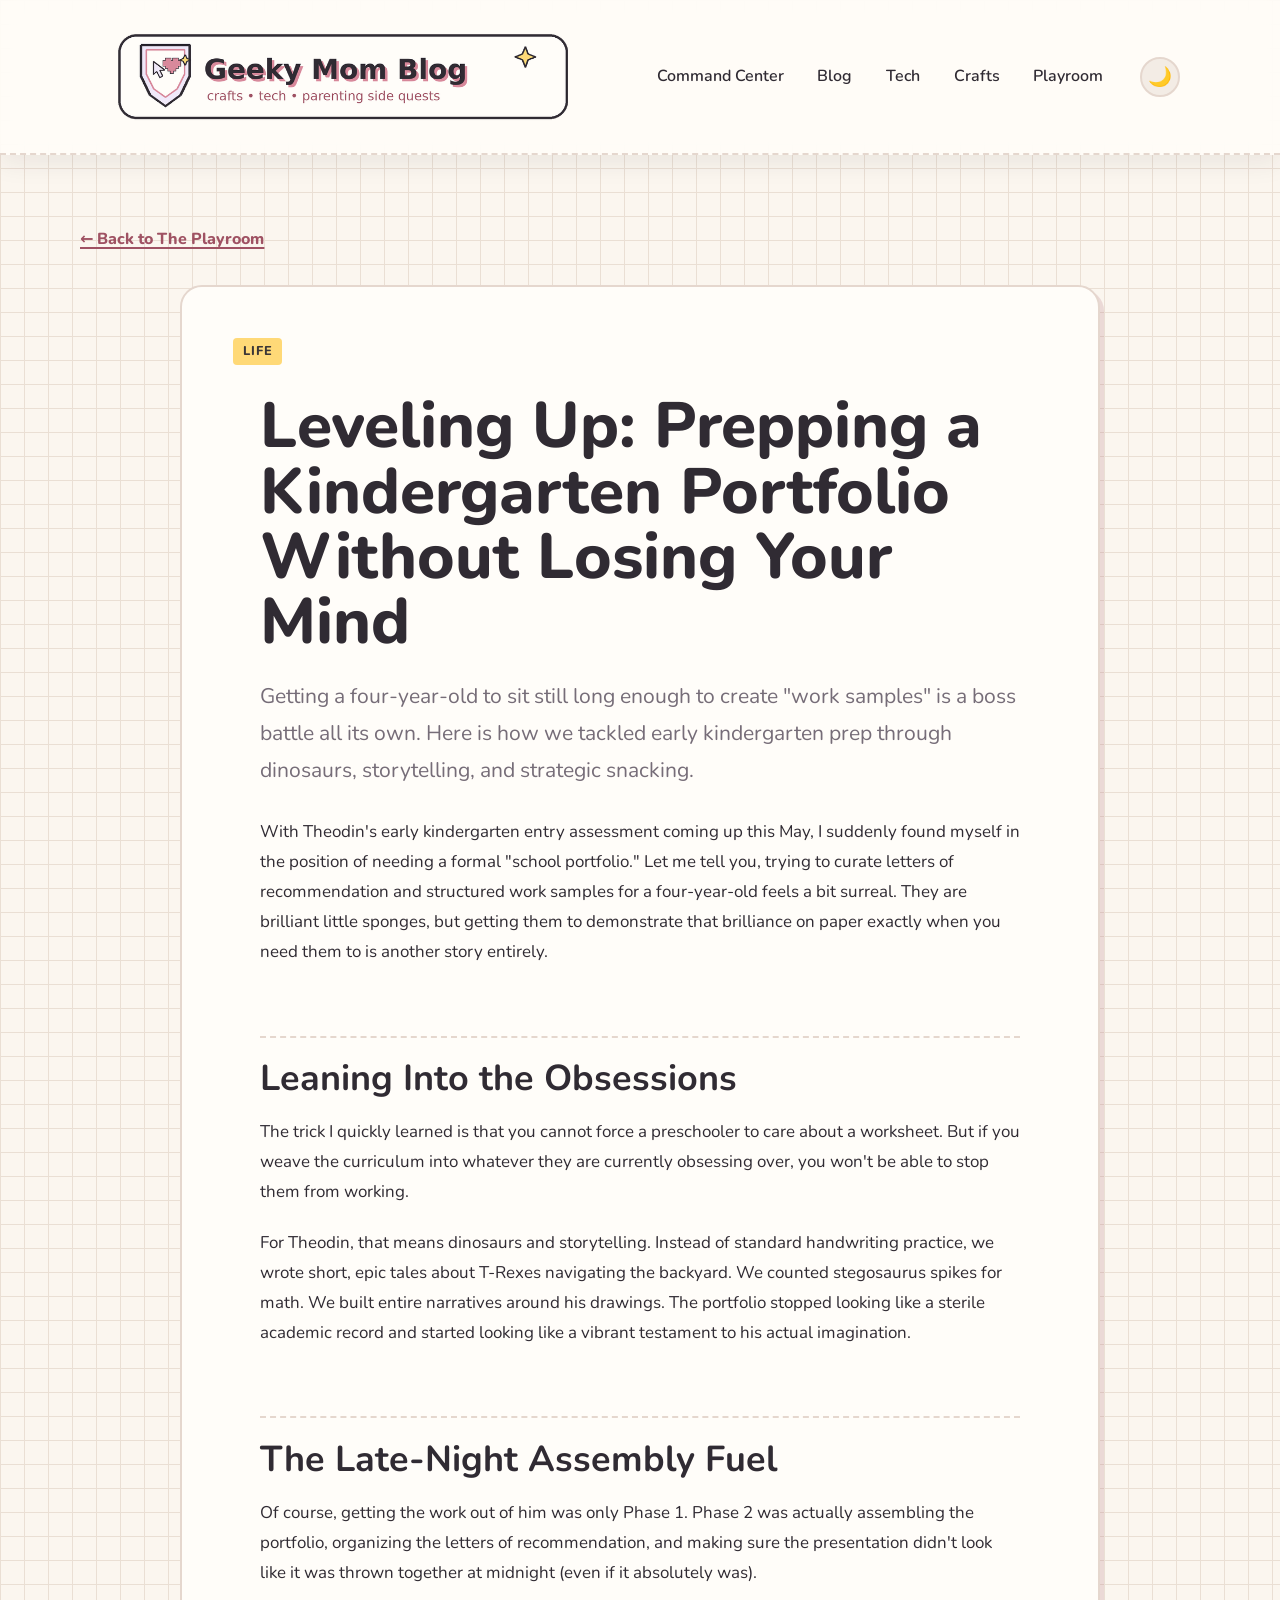
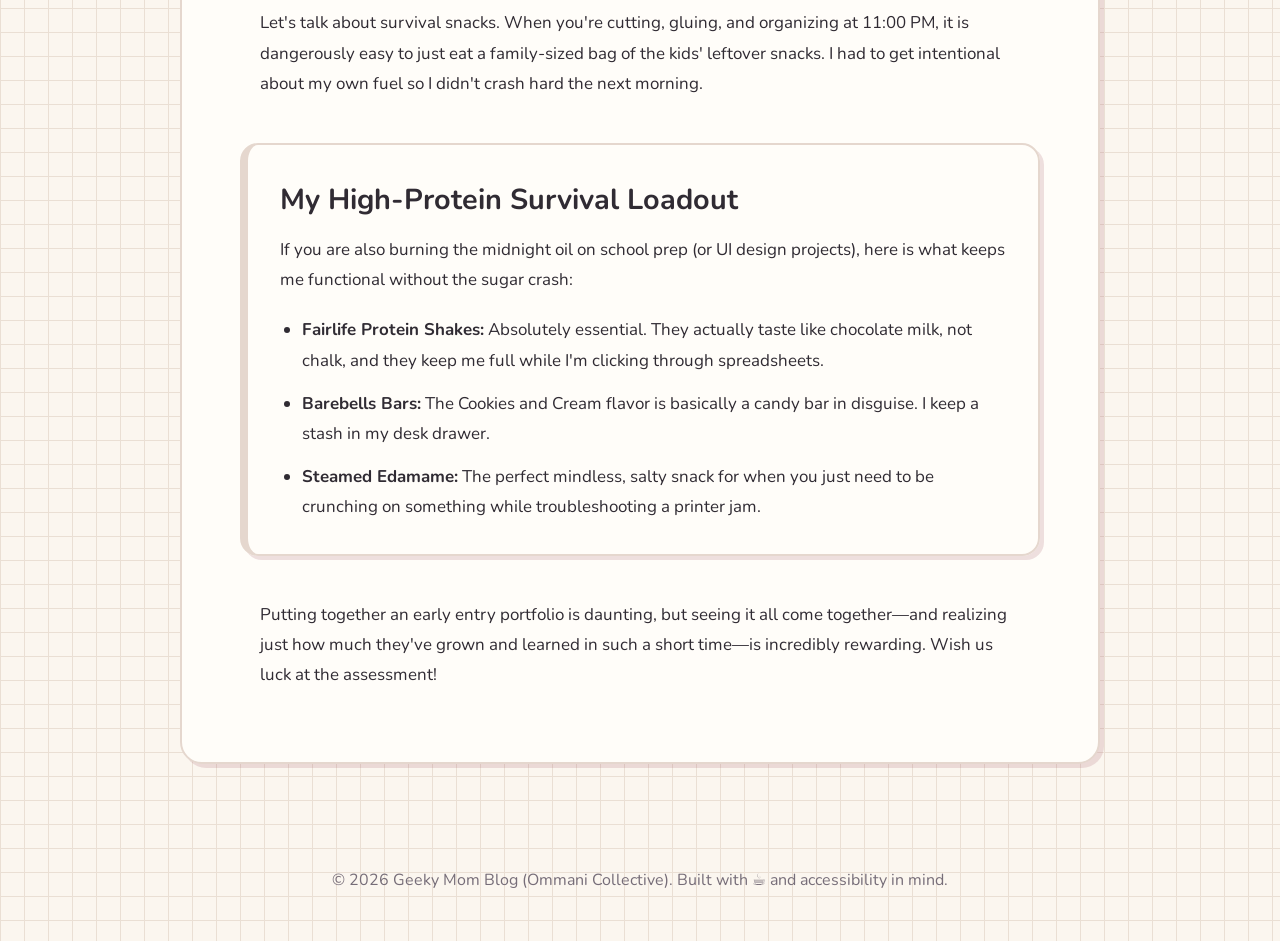
<file: kindergarten-portfolio.html>
<!DOCTYPE html>
<html lang="en">
<head>
  <meta charset="UTF-8" />
  <meta name="viewport" content="width=device-width, initial-scale=1.0" />
  <meta name="description" content="Tips for surviving early kindergarten prep, building a portfolio, and fueling up with high-protein snacks." />
  <title>Kindergarten Portfolio Prep | Geeky Mom Blog</title>

  <!-- Google Analytics -->
  <script async src="https://www.googletagmanager.com/gtag/js?id=G-520018564"></script>
  <script>
    window.dataLayer = window.dataLayer || [];
    function gtag(){dataLayer.push(arguments);}
    gtag('js', new Date());
    gtag('config', 'G-520018564');
  </script>
  
  <link rel="preconnect" href="https://fonts.googleapis.com">
  <link rel="preconnect" href="https://fonts.gstatic.com" crossorigin>
  <link href="https://fonts.googleapis.com/css2?family=Caveat:wght@600;700&family=Nunito:wght@400;600;800&display=swap" rel="stylesheet">
  <link rel="stylesheet" href="assets/css/styles.css">
</head>
<body>

  <header>
    <div class="nav-wrap">
      <a class="site-logo logo-link" href="index.html" aria-label="Geeky Mom Blog home">
        <img
          src="images/final-header-websize.png"
          alt=""
          class="site-logo-img logo-light"
          aria-hidden="true"
        >
      
        <img
          src="images/final-header-dark-websize.png"
          alt=""
          class="site-logo-img logo-dark"
          aria-hidden="true"
        >
      </a>
      <nav aria-label="Main navigation">
        <ul>
          <li><a href="index.html">Command Center</a></li>
          <li><a href="blog.html">Blog</a></li>
          <li><a href="admin-panel.html">Tech</a></li>
          <li><a href="crafts.html">Crafts</a></li>
          <li><a href="playroom.html">Playroom</a></li>
        </ul>
        <button id="theme-toggle" aria-label="Switch to Dark Mode">🌙</button>
      </nav>
    </div>
  </header>

  <main id="main-content">
    <section>
      <div class="container">
        <a href="playroom.html" style="display: inline-block; margin-bottom: 2rem; font-weight: 800;">&larr; Back to The Playroom</a>
        
        <article class="article-container">
          <span class="tag">Life</span>
          <h1>Leveling Up: Prepping a Kindergarten Portfolio Without Losing Your Mind</h1>
          
          <p class="lead">Getting a four-year-old to sit still long enough to create "work samples" is a boss battle all its own. Here is how we tackled early kindergarten prep through dinosaurs, storytelling, and strategic snacking.</p>

          <p>With Theodin's early kindergarten entry assessment coming up this May, I suddenly found myself in the position of needing a formal "school portfolio." Let me tell you, trying to curate letters of recommendation and structured work samples for a four-year-old feels a bit surreal. They are brilliant little sponges, but getting them to demonstrate that brilliance on paper exactly when you need them to is another story entirely.</p>

          <h3>Leaning Into the Obsessions</h3>
          <p>The trick I quickly learned is that you cannot force a preschooler to care about a worksheet. But if you weave the curriculum into whatever they are currently obsessing over, you won't be able to stop them from working.</p>

          <p>For Theodin, that means dinosaurs and storytelling. Instead of standard handwriting practice, we wrote short, epic tales about T-Rexes navigating the backyard. We counted stegosaurus spikes for math. We built entire narratives around his drawings. The portfolio stopped looking like a sterile academic record and started looking like a vibrant testament to his actual imagination.</p>

          <h3>The Late-Night Assembly Fuel</h3>
          <p>Of course, getting the work out of him was only Phase 1. Phase 2 was actually assembling the portfolio, organizing the letters of recommendation, and making sure the presentation didn't look like it was thrown together at midnight (even if it absolutely was).</p>

          <p>Let's talk about survival snacks. When you're cutting, gluing, and organizing at 11:00 PM, it is dangerously easy to just eat a family-sized bag of the kids' leftover snacks. I had to get intentional about my own fuel so I didn't crash hard the next morning.</p>

          <div class="callout">
            <h4>My High-Protein Survival Loadout</h4>
            <p>If you are also burning the midnight oil on school prep (or UI design projects), here is what keeps me functional without the sugar crash:</p>
            <ul>
              <li><strong>Fairlife Protein Shakes:</strong> Absolutely essential. They actually taste like chocolate milk, not chalk, and they keep me full while I'm clicking through spreadsheets.</li>
              <li><strong>Barebells Bars:</strong> The Cookies and Cream flavor is basically a candy bar in disguise. I keep a stash in my desk drawer.</li>
              <li><strong>Steamed Edamame:</strong> The perfect mindless, salty snack for when you just need to be crunching on something while troubleshooting a printer jam.</li>
            </ul>
          </div>

          <p>Putting together an early entry portfolio is daunting, but seeing it all come together—and realizing just how much they've grown and learned in such a short time—is incredibly rewarding. Wish us luck at the assessment!</p>
          
        </article>
      </div>
    </section>
  </main>

  <footer>
    <div class="container">
      <p>&copy; <span id="year"></span> Geeky Mom Blog (Ommani Collective). Built with ☕ and accessibility in mind.</p>
    </div>
  </footer>

  <script>
    document.getElementById("year").textContent = new Date().getFullYear();
    const toggleBtn = document.getElementById('theme-toggle');
    const htmlEl = document.documentElement;
    const currentTheme = localStorage.getItem('theme');
    if (currentTheme === 'dark') htmlEl.setAttribute('data-theme', 'dark');
    toggleBtn.addEventListener('click', () => {
      if (htmlEl.getAttribute('data-theme') === 'dark') {
        htmlEl.removeAttribute('data-theme'); localStorage.setItem('theme', 'light');
      } else {
        htmlEl.setAttribute('data-theme', 'dark'); localStorage.setItem('theme', 'dark');
      }
    });
  </script>
</body>
</html>
</file>
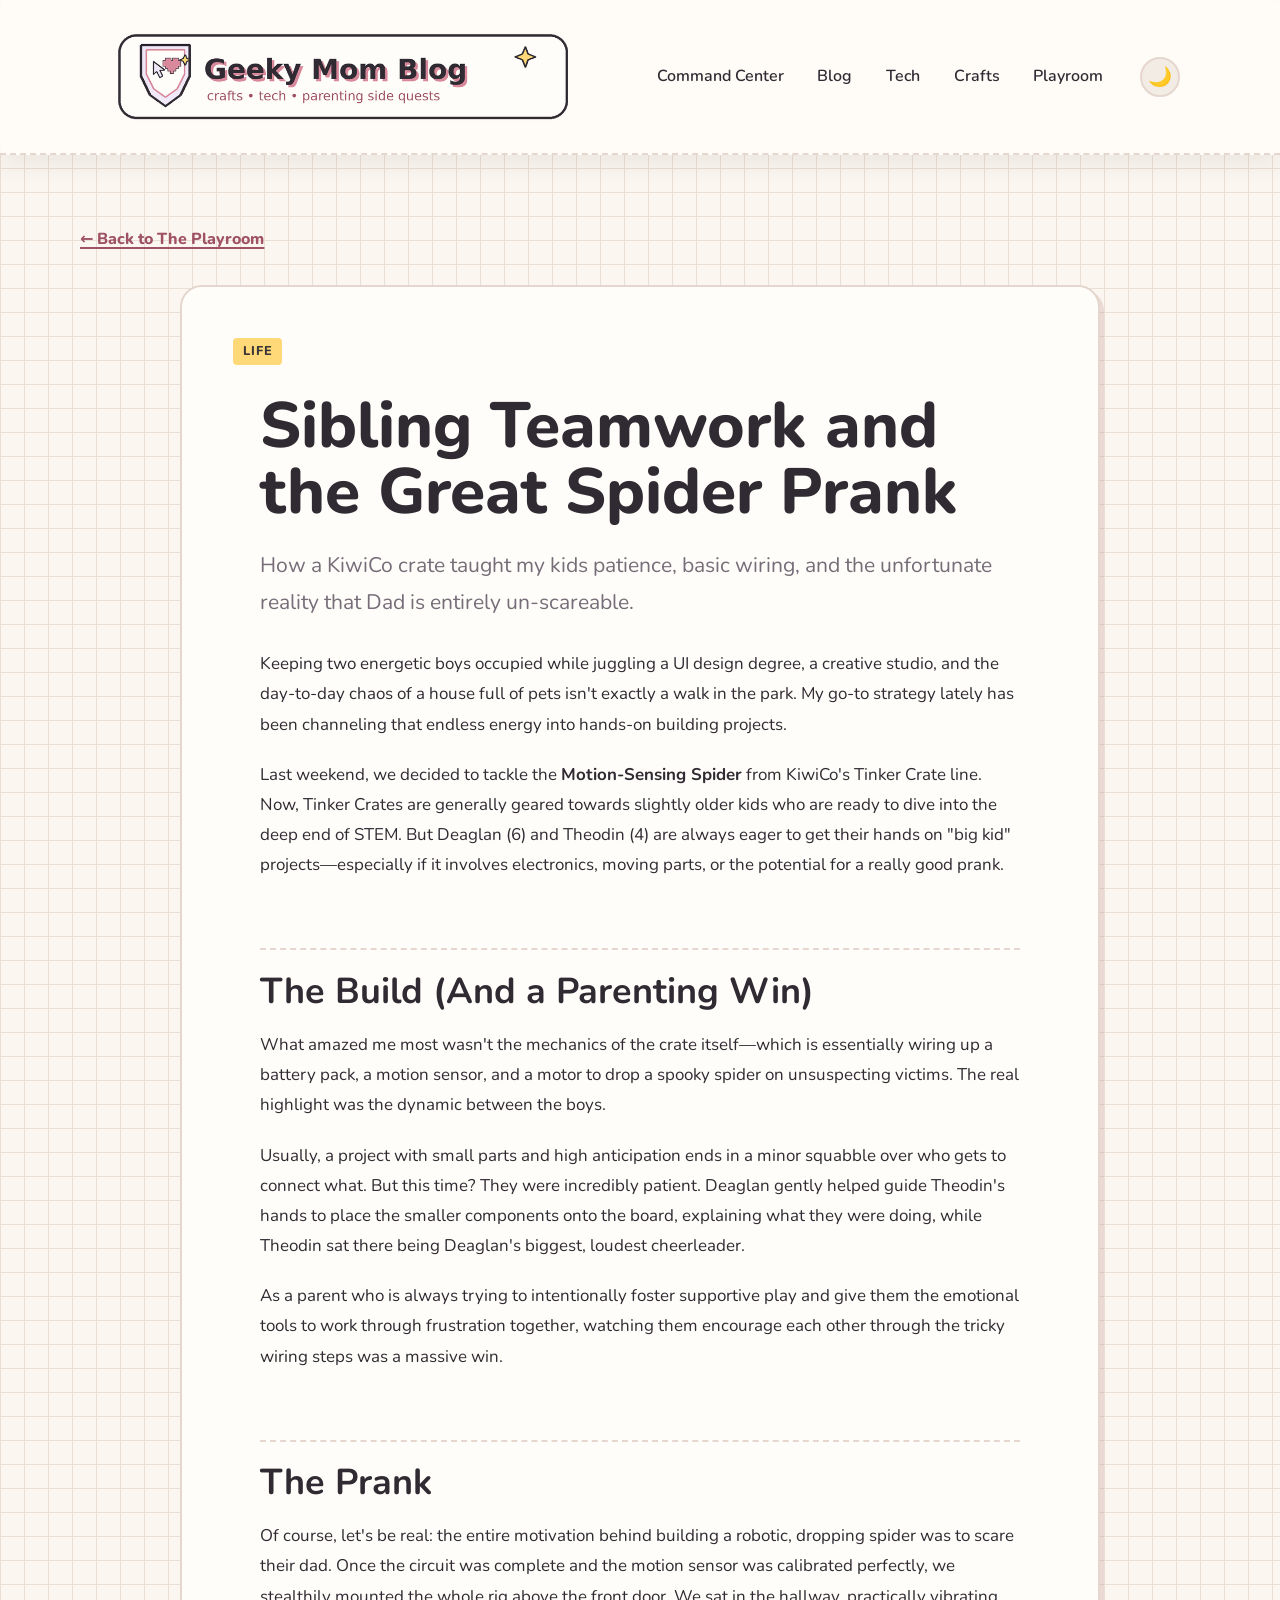
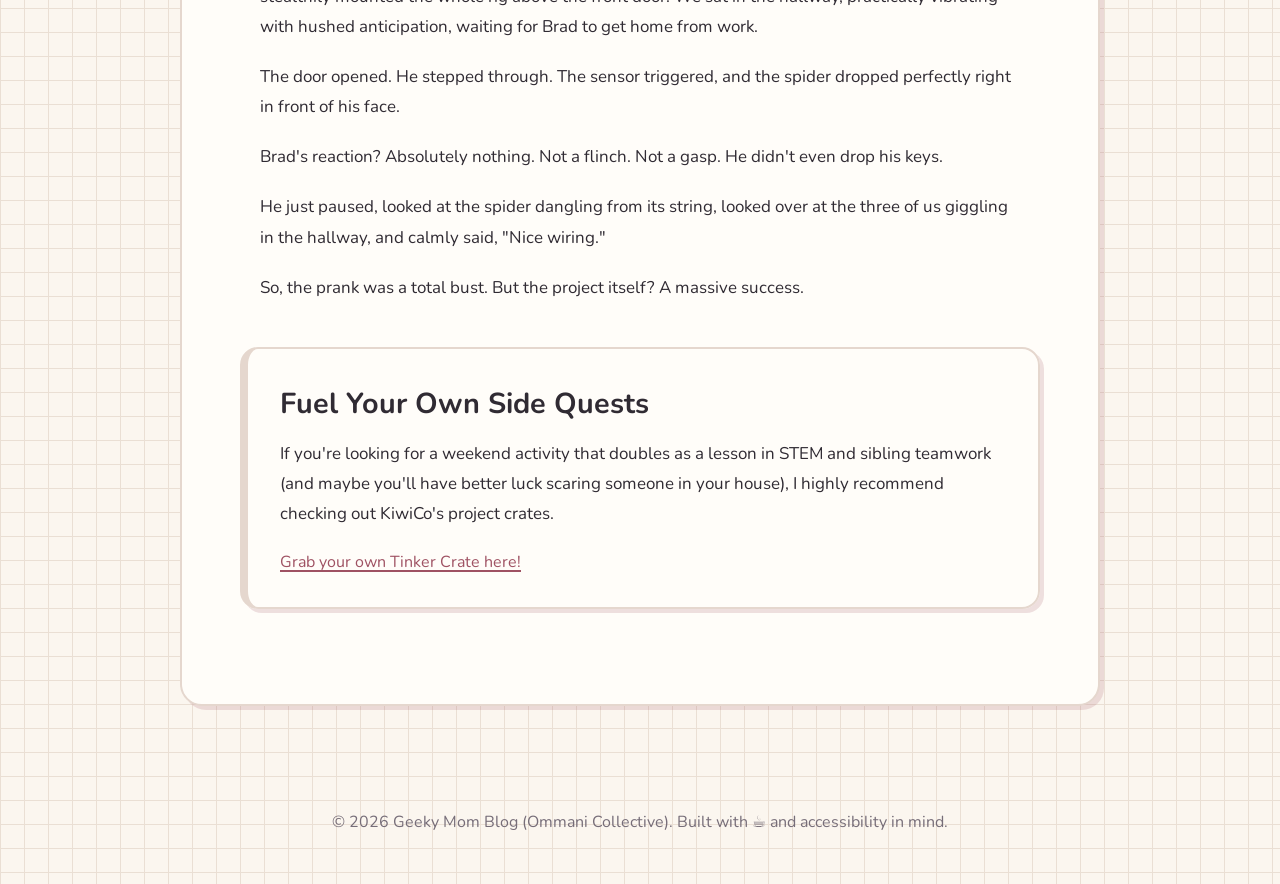
<file: kiwico-spider.html>
<!DOCTYPE html>
<html lang="en">
<head>
  <meta charset="UTF-8" />
  <meta name="viewport" content="width=device-width, initial-scale=1.0" />
  <meta name="description" content="A review of the KiwiCo Tinker Crate Motion-Sensing Spider, and how it taught my kids patience, wiring, and the art of a failed prank." />
  <title>The Great Spider Prank | Geeky Mom Blog</title>

  <!-- Google Analytics -->
  <script async src="https://www.googletagmanager.com/gtag/js?id=G-520018564"></script>
  <script>
    window.dataLayer = window.dataLayer || [];
    function gtag(){dataLayer.push(arguments);}
    gtag('js', new Date());
    gtag('config', 'G-520018564');
  </script>
  
  <link rel="preconnect" href="https://fonts.googleapis.com">
  <link rel="preconnect" href="https://fonts.gstatic.com" crossorigin>
  <link href="https://fonts.googleapis.com/css2?family=Caveat:wght@600;700&family=Nunito:wght@400;600;800&display=swap" rel="stylesheet">
  <link rel="stylesheet" href="assets/css/styles.css">
</head>
<body>

  <header>
    <div class="nav-wrap">
      <a class="site-logo logo-link" href="index.html" aria-label="Geeky Mom Blog home">
        <img
          src="images/final-header-websize.png"
          alt=""
          class="site-logo-img logo-light"
          aria-hidden="true"
        >
      
        <img
          src="images/final-header-dark-websize.png"
          alt=""
          class="site-logo-img logo-dark"
          aria-hidden="true"
        >
      </a>

      <nav aria-label="Main navigation">
        <ul>
          <li><a href="index.html">Command Center</a></li>
          <li><a href="blog.html">Blog</a></li>
          <li><a href="admin-panel.html">Tech</a></li>
          <li><a href="crafts.html">Crafts</a></li>
          <li><a href="playroom.html">Playroom</a></li>
        </ul>
        <button id="theme-toggle" aria-label="Switch to Dark Mode" title="Toggle Dark/Light Mode">🌙</button>
      </nav>
    </div>
  </header>

  <main id="main-content">
    <section>
      <div class="container">
        <a href="playroom.html" style="display: inline-block; margin-bottom: 2rem; font-weight: 800;">&larr; Back to The Playroom</a>
        
        <article class="article-container">
          <span class="tag">Life</span>
          <h1>Sibling Teamwork and the Great Spider Prank</h1>
          
          <p class="lead">How a KiwiCo crate taught my kids patience, basic wiring, and the unfortunate reality that Dad is entirely un-scareable.</p>

          <p>Keeping two energetic boys occupied while juggling a UI design degree, a creative studio, and the day-to-day chaos of a house full of pets isn't exactly a walk in the park. My go-to strategy lately has been channeling that endless energy into hands-on building projects.</p>

          <p>Last weekend, we decided to tackle the <strong>Motion-Sensing Spider</strong> from KiwiCo's Tinker Crate line. Now, Tinker Crates are generally geared towards slightly older kids who are ready to dive into the deep end of STEM. But Deaglan (6) and Theodin (4) are always eager to get their hands on "big kid" projects—especially if it involves electronics, moving parts, or the potential for a really good prank.</p>

          <h3>The Build (And a Parenting Win)</h3>
          <p>What amazed me most wasn't the mechanics of the crate itself—which is essentially wiring up a battery pack, a motion sensor, and a motor to drop a spooky spider on unsuspecting victims. The real highlight was the dynamic between the boys.</p>

          <p>Usually, a project with small parts and high anticipation ends in a minor squabble over who gets to connect what. But this time? They were incredibly patient. Deaglan gently helped guide Theodin's hands to place the smaller components onto the board, explaining what they were doing, while Theodin sat there being Deaglan's biggest, loudest cheerleader. </p>

          <p>As a parent who is always trying to intentionally foster supportive play and give them the emotional tools to work through frustration together, watching them encourage each other through the tricky wiring steps was a massive win.</p>

          <h3>The Prank</h3>
          <p>Of course, let's be real: the entire motivation behind building a robotic, dropping spider was to scare their dad. Once the circuit was complete and the motion sensor was calibrated perfectly, we stealthily mounted the whole rig above the front door. We sat in the hallway, practically vibrating with hushed anticipation, waiting for Brad to get home from work.</p>

          <p>The door opened. He stepped through. The sensor triggered, and the spider dropped perfectly right in front of his face.</p>

          <p>Brad's reaction? Absolutely nothing. Not a flinch. Not a gasp. He didn't even drop his keys.</p>

          <p>He just paused, looked at the spider dangling from its string, looked over at the three of us giggling in the hallway, and calmly said, "Nice wiring."</p>

          <p>So, the prank was a total bust. But the project itself? A massive success.</p>

          <div class="callout">
            <h4>Fuel Your Own Side Quests</h4>
            <p>If you're looking for a weekend activity that doubles as a lesson in STEM and sibling teamwork (and maybe you'll have better luck scaring someone in your house), I highly recommend checking out KiwiCo's project crates.</p>
            <a href="YOUR_AFFILIATE_LINK_HERE" target="_blank" rel="noopener noreferrer">Grab your own Tinker Crate here!</a>
          </div>
          
        </article>
      </div>
    </section>
  </main>

  <footer>
    <div class="container">
      <p>&copy; <span id="year"></span> Geeky Mom Blog (Ommani Collective). Built with ☕ and accessibility in mind.</p>
    </div>
  </footer>

  <script>
    document.getElementById("year").textContent = new Date().getFullYear();
    const toggleBtn = document.getElementById('theme-toggle');
    const htmlEl = document.documentElement;
    const currentTheme = localStorage.getItem('theme');
    if (currentTheme === 'dark') {
      htmlEl.setAttribute('data-theme', 'dark');
      toggleBtn.textContent = '☀️';
      toggleBtn.setAttribute('aria-label', 'Switch to Light Mode');
    }
    toggleBtn.addEventListener('click', () => {
      if (htmlEl.getAttribute('data-theme') === 'dark') {
        htmlEl.removeAttribute('data-theme');
        localStorage.setItem('theme', 'light');
        toggleBtn.textContent = '🌙';
        toggleBtn.setAttribute('aria-label', 'Switch to Dark Mode');
      } else {
        htmlEl.setAttribute('data-theme', 'dark');
        localStorage.setItem('theme', 'dark');
        toggleBtn.textContent = '☀️';
        toggleBtn.setAttribute('aria-label', 'Switch to Light Mode');
      }
    });
  </script>
</body>
</html>
</file>
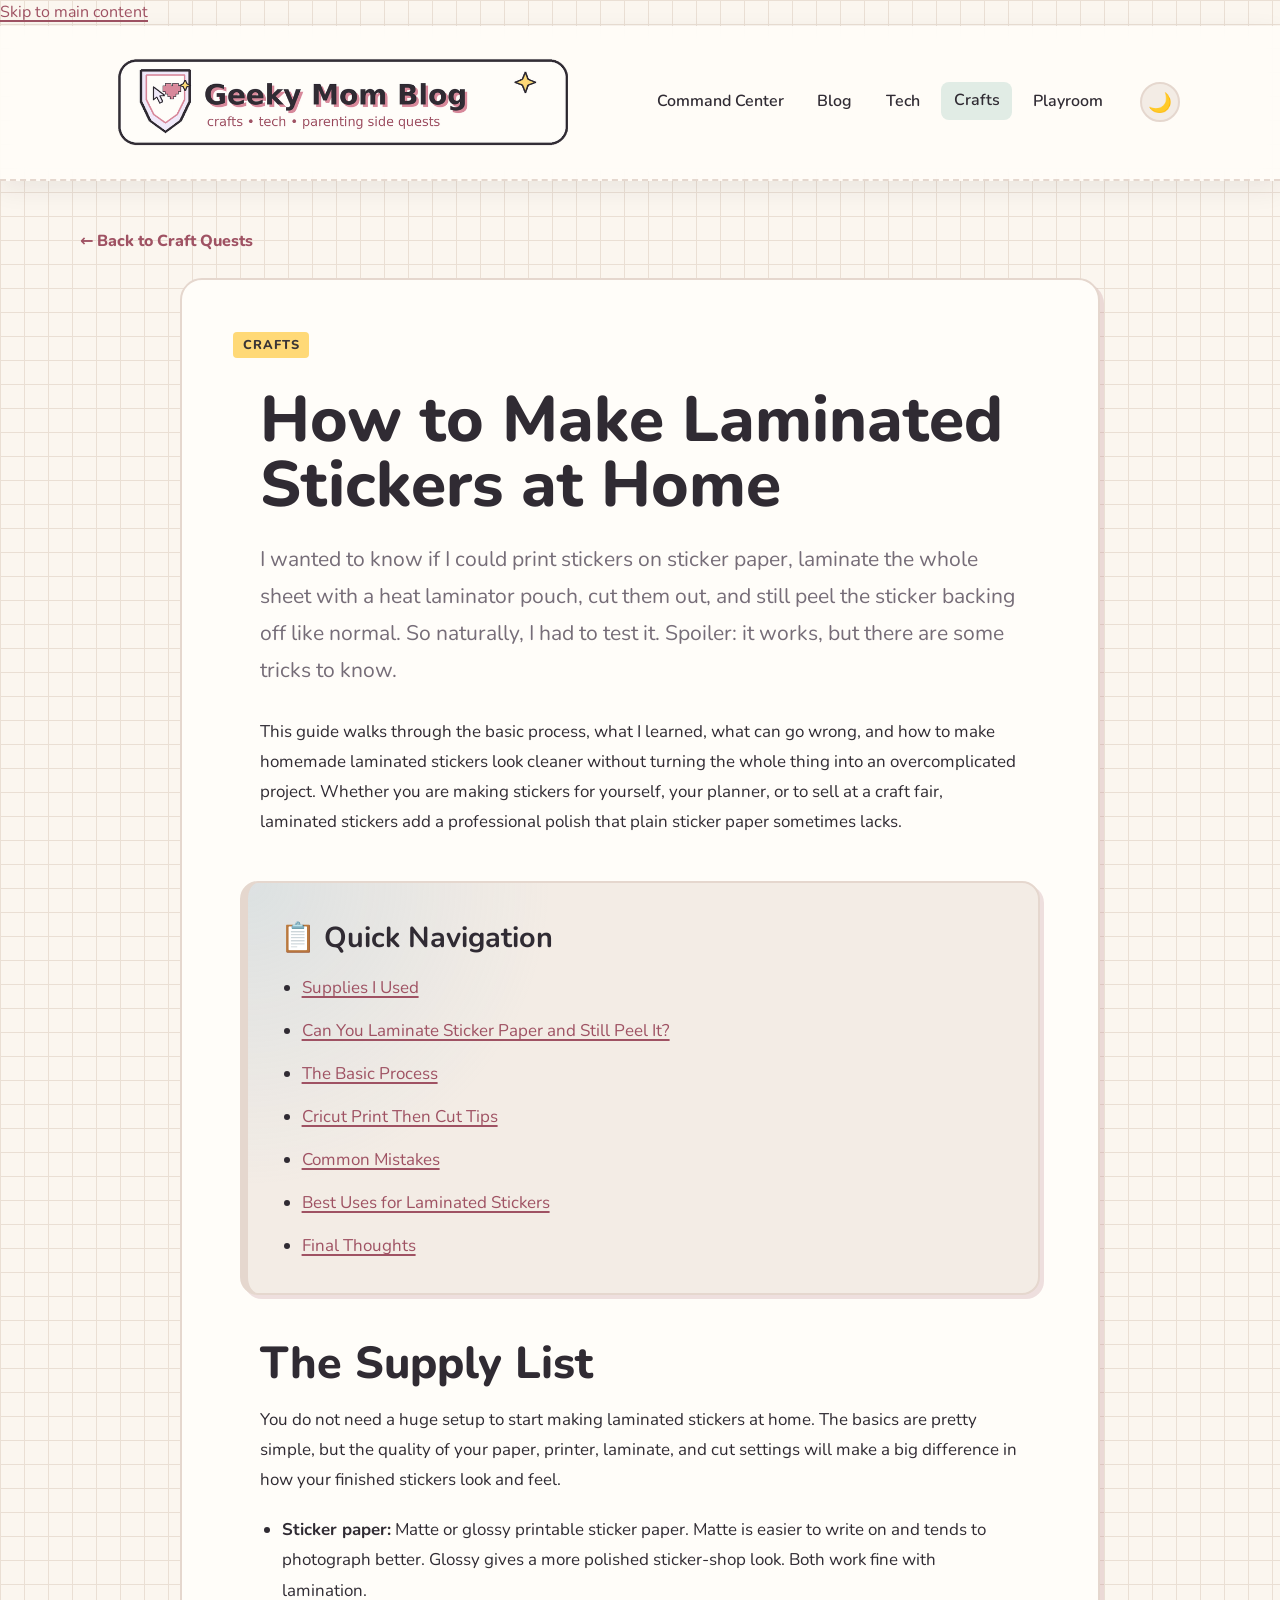
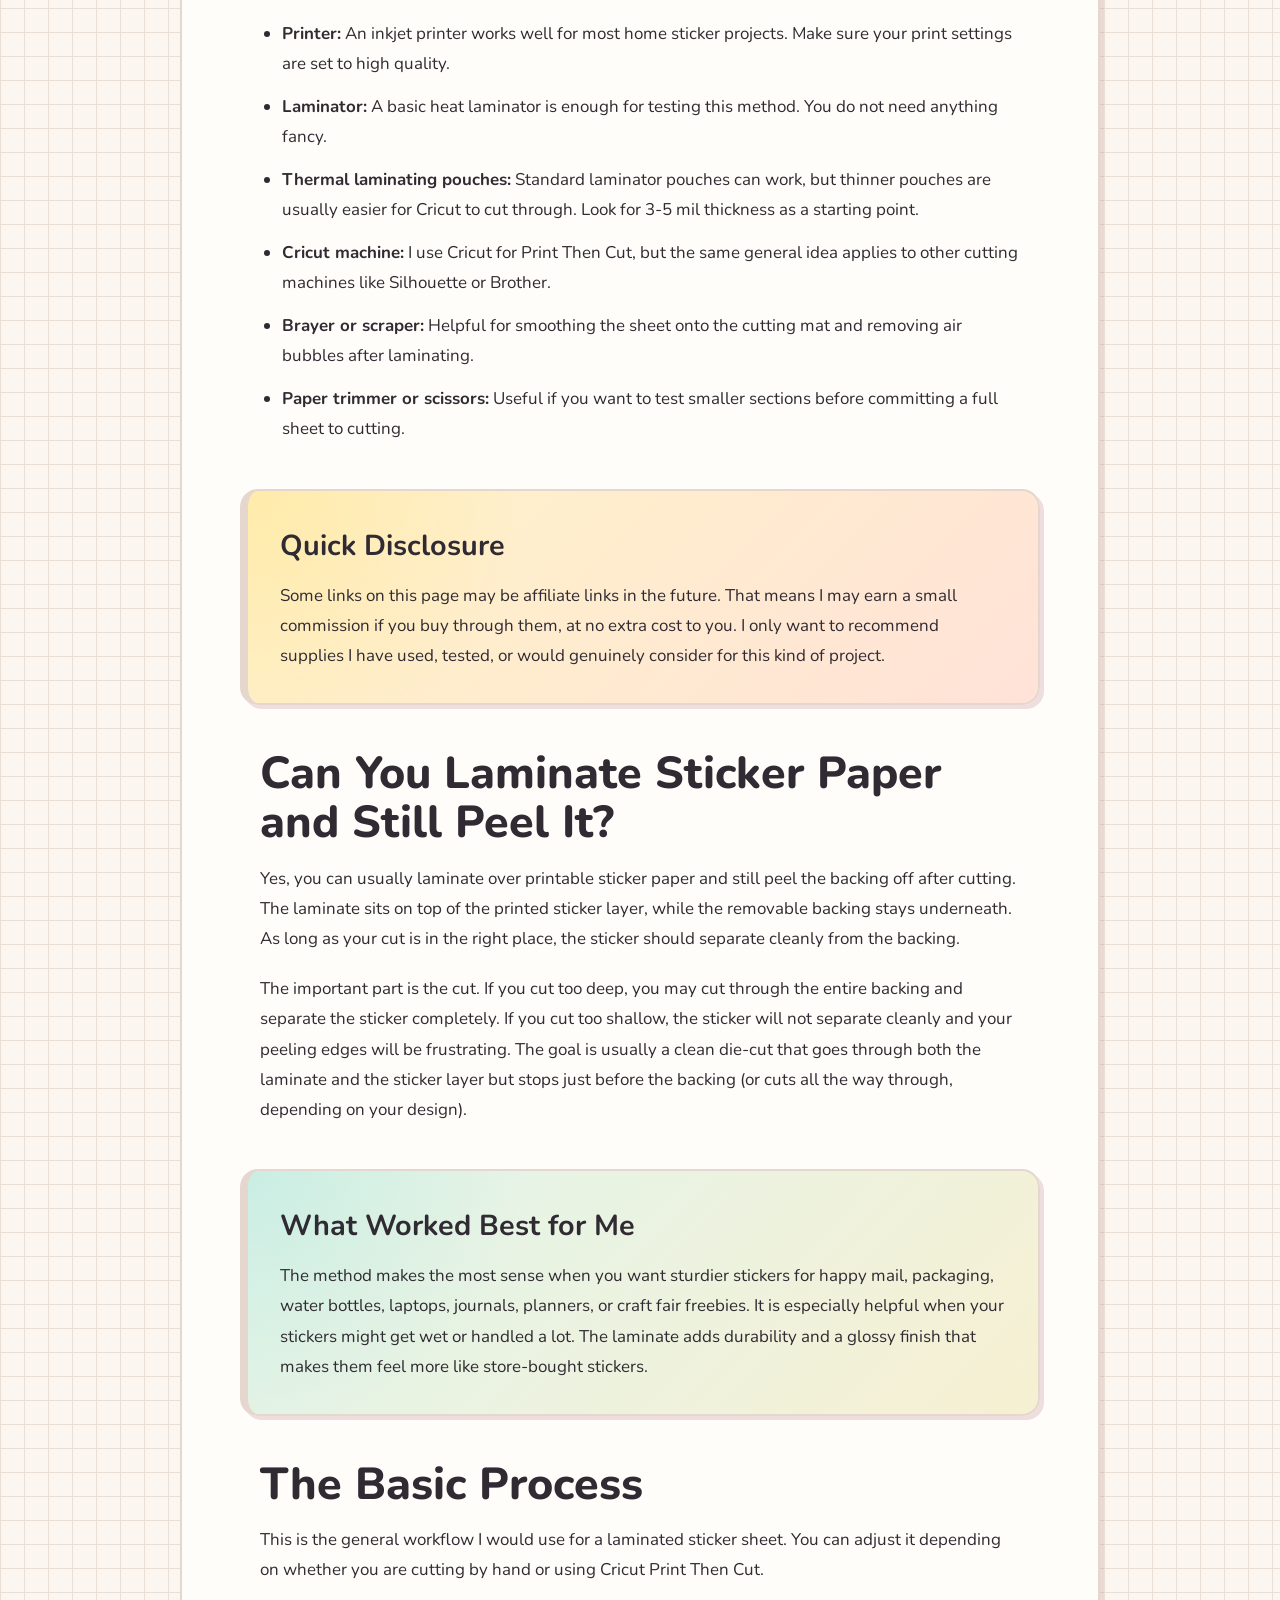
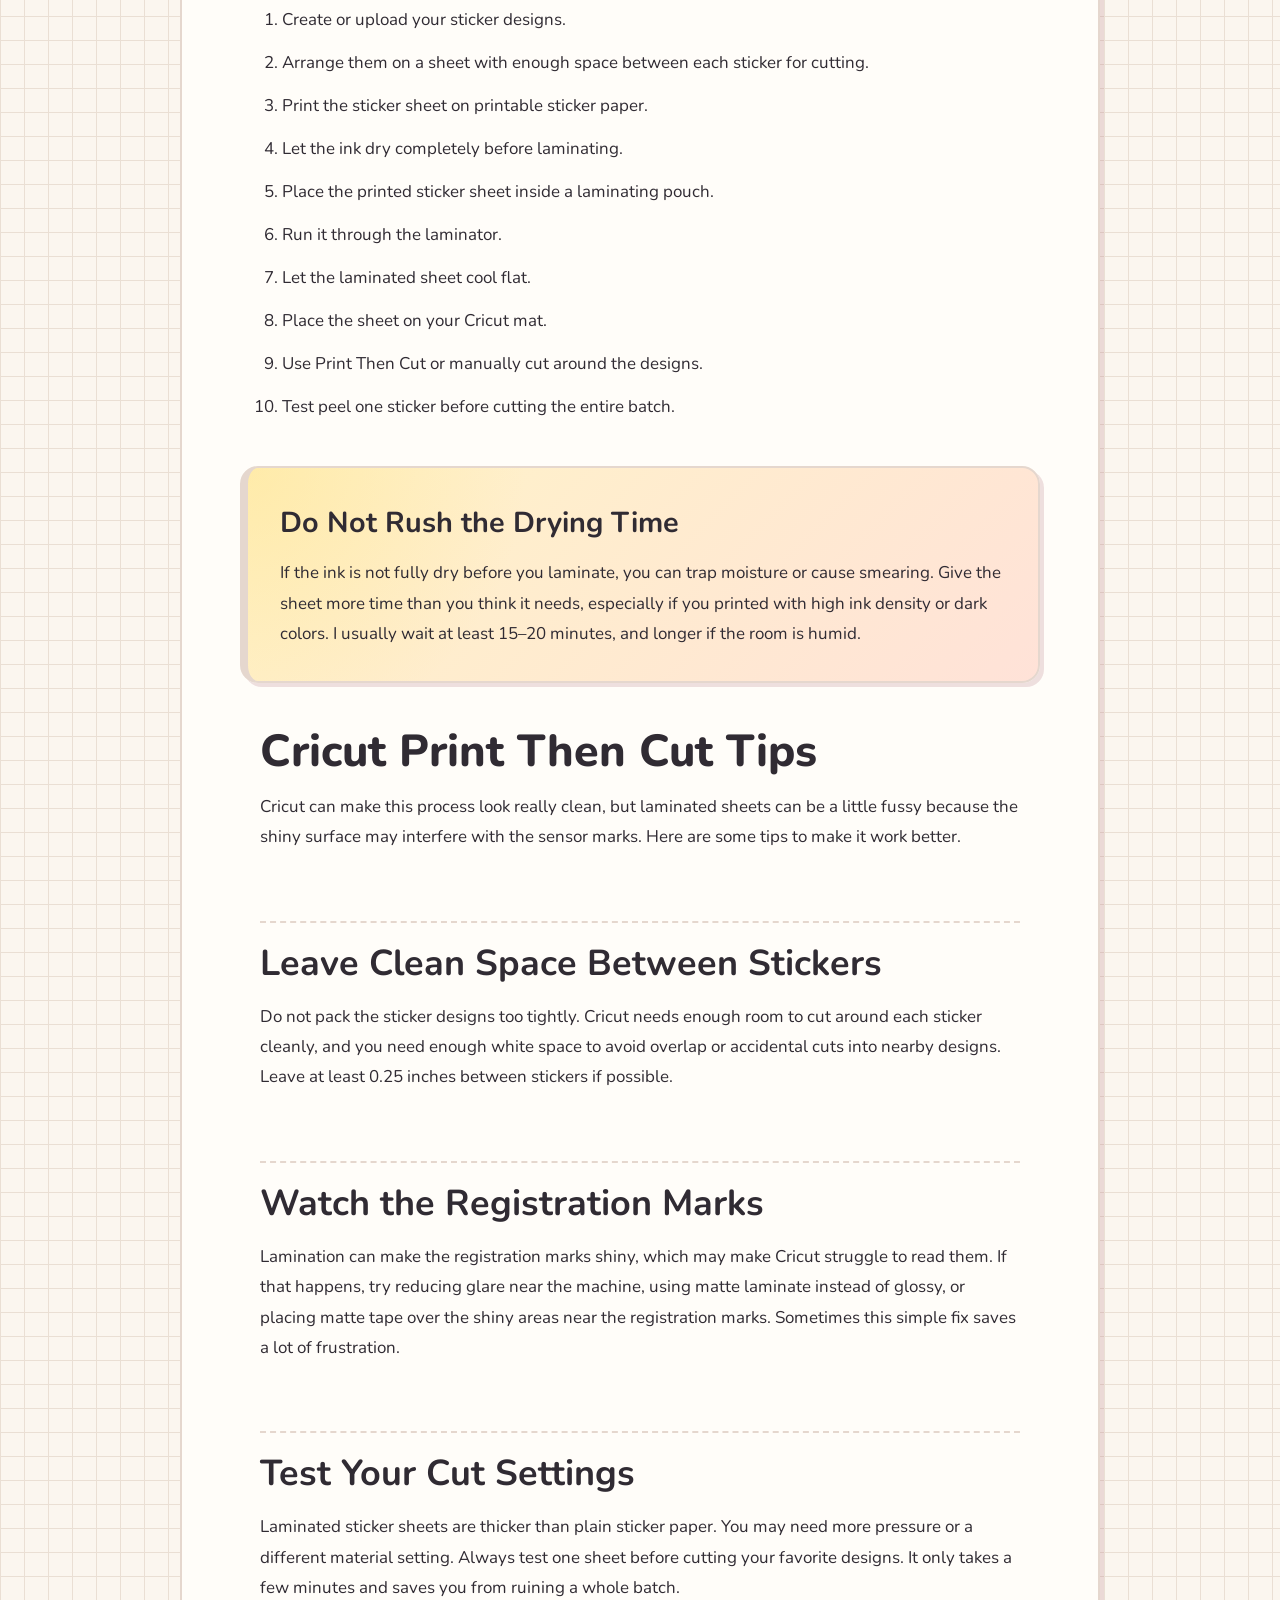
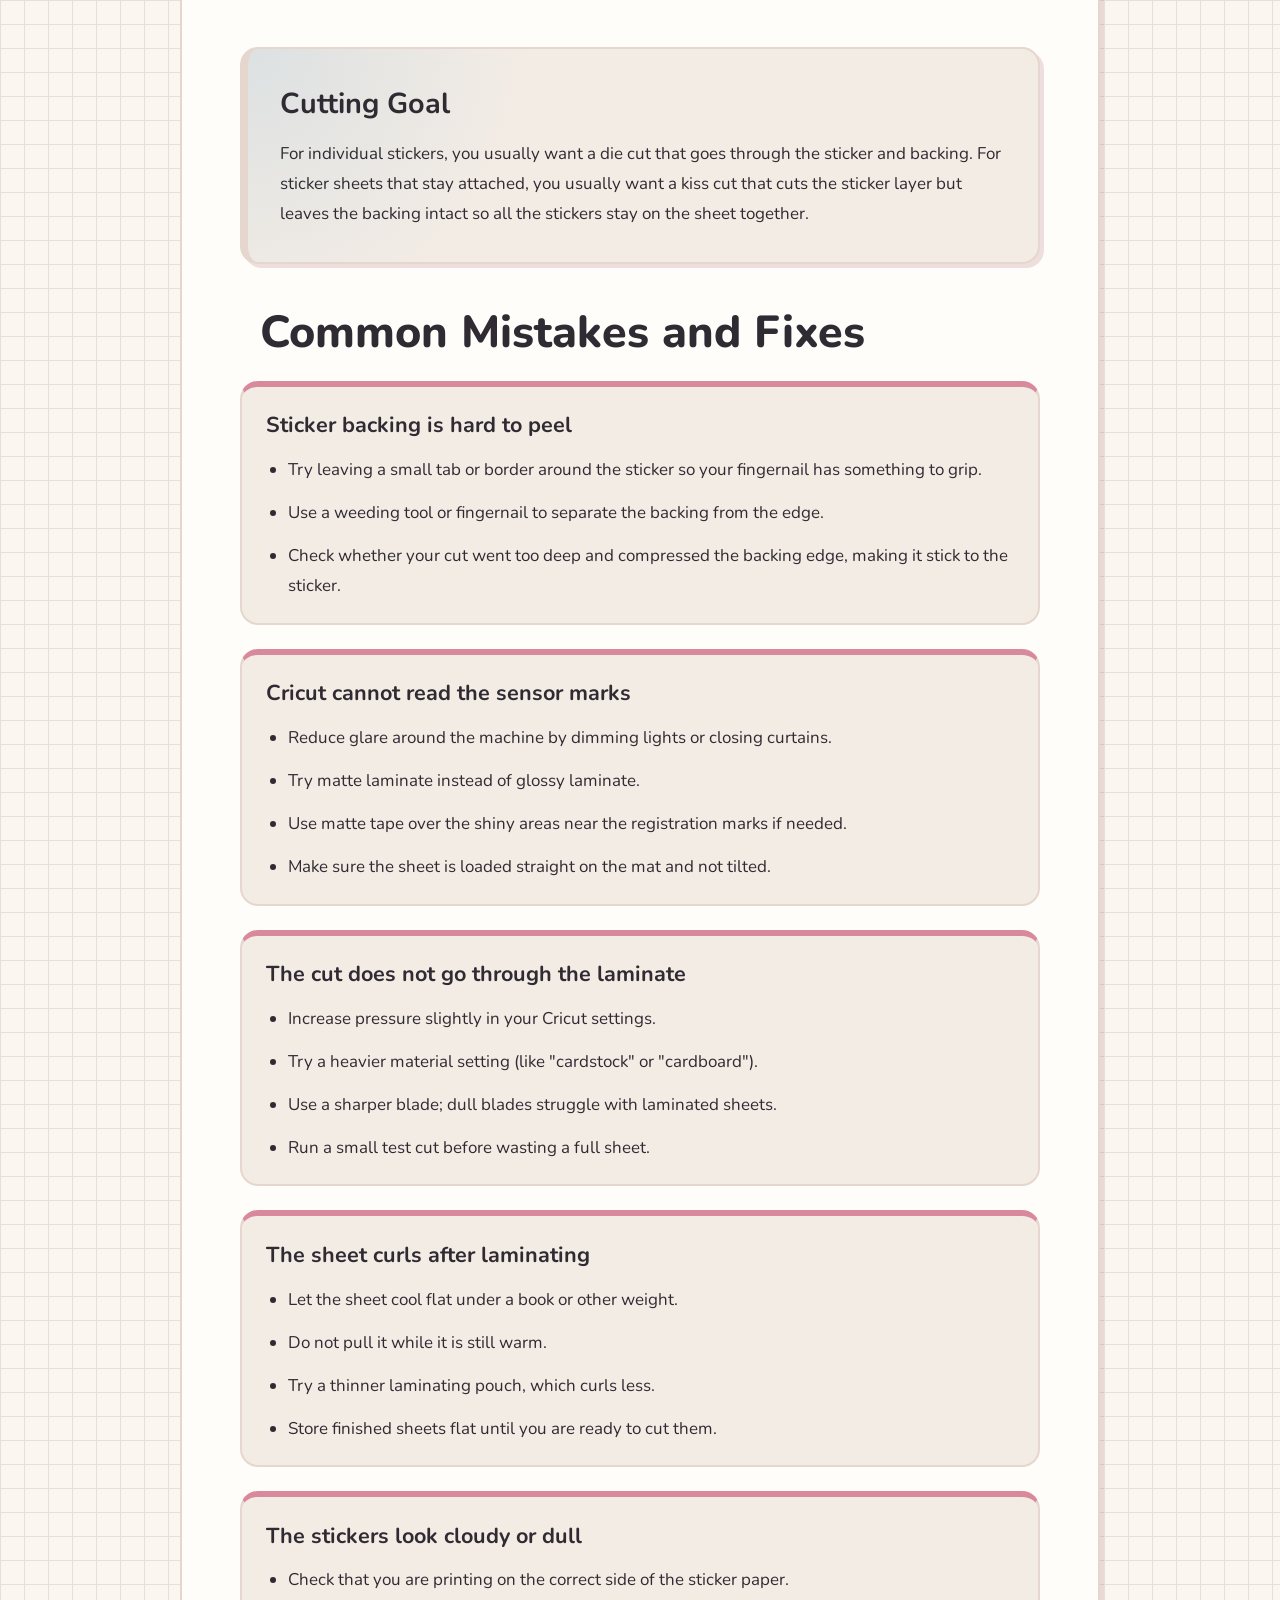
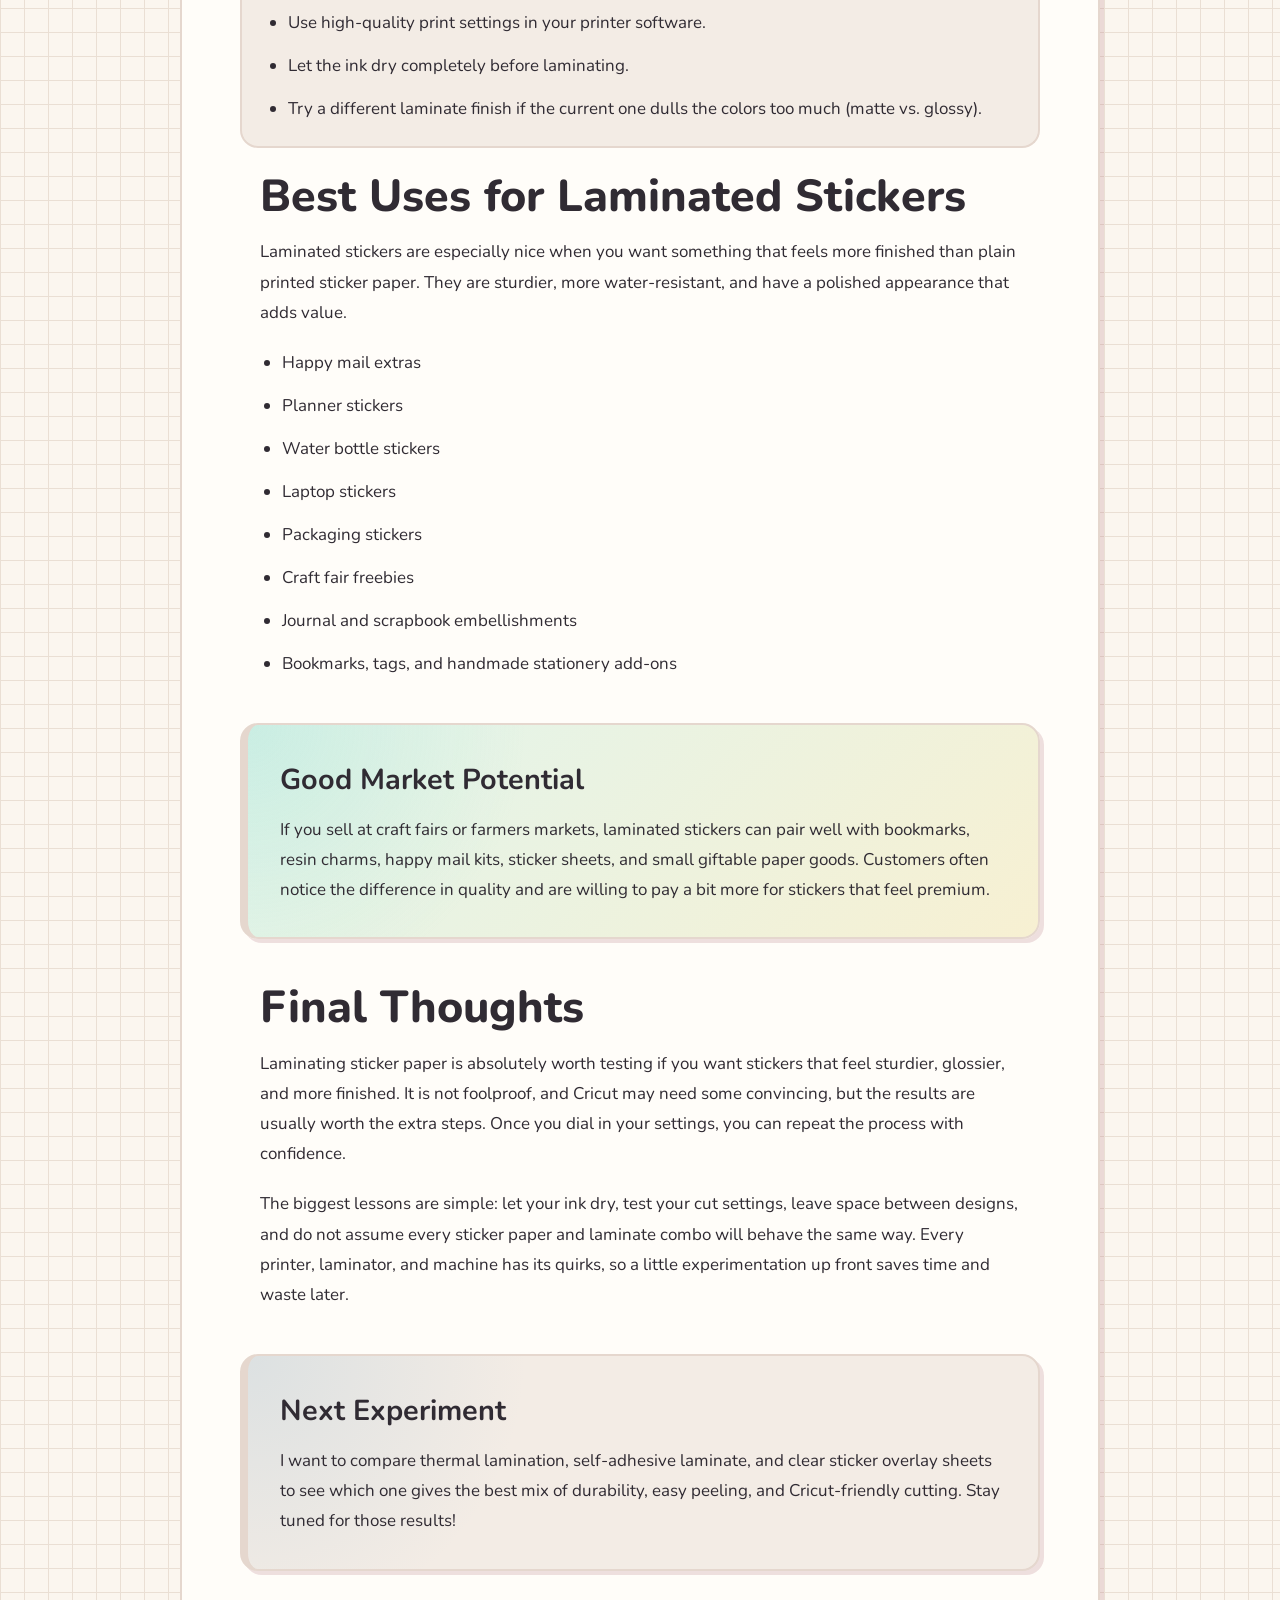
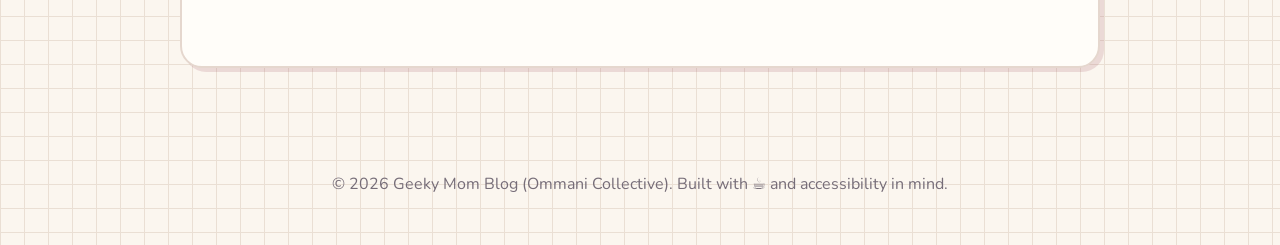
<file: laminated-stickers.html>
<!DOCTYPE html>
<html lang="en">
<head>
  <meta charset="UTF-8" />
  <meta name="viewport" content="width=device-width, initial-scale=1.0" />

  <meta
    name="description"
    content="A practical guide to making laminated stickers at home with sticker paper, a laminator, and Cricut Print Then Cut. Learn the process, tips, common mistakes, and best uses."
  />
  <meta name="author" content="Ommani Collective" />
  <link rel="canonical" href="https://www.geekymomblog.com/laminated-stickers.html" />

  <!-- Open Graph / Social Media -->
  <meta property="og:type" content="article" />
  <meta property="og:title" content="How to Make Laminated Stickers at Home | Geeky Mom Blog" />
  <meta property="og:description" content="A practical guide to making laminated stickers at home with sticker paper, a laminator, and Cricut Print Then Cut." />
  <meta property="og:image" content="https://www.geekymomblog.com/images/laminated-stickers-preview.png" />
  <meta name="twitter:image" content="https://www.geekymomblog.com/images/laminated-stickers-preview.png" />

  <!-- Schema.org Structured Data -->
  <script type="application/ld+json">
  {
    "@context": "https://schema.org",
    "@type": "Article",
    "headline": "How to Make Laminated Stickers at Home",
    "description": "A practical guide to making laminated stickers at home with sticker paper, a laminator, and Cricut Print Then Cut.",
    "author": {
      "@type": "Organization",
      "name": "Ommani Collective"
    },
    "publisher": {
      "@type": "Organization",
      "name": "Geeky Mom Blog"
    }
  }
  </script>

  <title>How to Make Laminated Stickers at Home | Geeky Mom Blog</title>
  
  <!-- Google Analytics -->
  <script async src="https://www.googletagmanager.com/gtag/js?id=G-520018564"></script>
  <script>
    window.dataLayer = window.dataLayer || [];
    function gtag(){dataLayer.push(arguments);}
    gtag('js', new Date());
    gtag('config', 'G-520018564');
  </script>
  
  <link rel="preconnect" href="https://fonts.googleapis.com">
  <link rel="preconnect" href="https://fonts.gstatic.com" crossorigin>
  <link
    href="https://fonts.googleapis.com/css2?family=Caveat:wght@600;700&family=Nunito:wght@400;600;800&display=swap"
    rel="stylesheet"
  >

  <link rel="stylesheet" href="assets/css/styles.css">
</head>

<body>
  <a href="#main-content" class="skip-link">Skip to main content</a>

  <header>
    <div class="nav-wrap">
      <a class="site-logo logo-link" href="index.html" aria-label="Geeky Mom Blog home">
        <img
          src="images/final-header-websize.png"
          alt=""
          class="site-logo-img logo-light"
          aria-hidden="true"
        >
      
        <img
          src="images/final-header-dark-websize.png"
          alt=""
          class="site-logo-img logo-dark"
          aria-hidden="true"
        >
      </a>

      <nav aria-label="Main navigation">
        <ul>
          <li><a href="index.html">Command Center</a></li>
          <li><a href="blog.html">Blog</a></li>
          <li><a href="admin-panel.html">Tech</a></li>
          <li><a href="crafts.html" aria-current="page">Crafts</a></li>
          <li><a href="playroom.html">Playroom</a></li>
        </ul>

        <button id="theme-toggle" aria-label="Switch to Dark Mode" title="Toggle Dark/Light Mode">🌙</button>
      </nav>
    </div>
  </header>

  <main id="main-content">
    <section class="article-page-section">
      <div class="container">
        <a href="crafts.html" class="back-link">&larr; Back to Craft Quests</a>

        <article class="article-container">
          <span class="tag">Crafts</span>

          <h1>How to Make Laminated Stickers at Home</h1>

          <p class="lead">
            I wanted to know if I could print stickers on sticker paper, laminate the whole sheet with a heat laminator pouch, cut them out, and still peel the sticker backing off like normal. So naturally, I had to test it. Spoiler: it works, but there are some tricks to know.
          </p>

          <p>
            This guide walks through the basic process, what I learned, what can go wrong, and how to make homemade laminated stickers look cleaner without turning the whole thing into an overcomplicated project. Whether you are making stickers for yourself, your planner, or to sell at a craft fair, laminated stickers add a professional polish that plain sticker paper sometimes lacks.
          </p>

          <div class="callout callout-info">
            <h4>📋 Quick Navigation</h4>
            <ul>
              <li><a href="#supplies">Supplies I Used</a></li>
              <li><a href="#short-answer">Can You Laminate Sticker Paper and Still Peel It?</a></li>
              <li><a href="#process">The Basic Process</a></li>
              <li><a href="#cricut">Cricut Print Then Cut Tips</a></li>
              <li><a href="#mistakes">Common Mistakes</a></li>
              <li><a href="#uses">Best Uses for Laminated Stickers</a></li>
              <li><a href="#final-thoughts">Final Thoughts</a></li>
            </ul>
          </div>

          <h2 id="supplies">The Supply List</h2>

          <p>
            You do not need a huge setup to start making laminated stickers at home. The basics are pretty simple, but the quality of your paper, printer, laminate, and cut settings will make a big difference in how your finished stickers look and feel.
          </p>

          <ul>
            <li><strong>Sticker paper:</strong> Matte or glossy printable sticker paper. Matte is easier to write on and tends to photograph better. Glossy gives a more polished sticker-shop look. Both work fine with lamination.</li>
            <li><strong>Printer:</strong> An inkjet printer works well for most home sticker projects. Make sure your print settings are set to high quality.</li>
            <li><strong>Laminator:</strong> A basic heat laminator is enough for testing this method. You do not need anything fancy.</li>
            <li><strong>Thermal laminating pouches:</strong> Standard laminator pouches can work, but thinner pouches are usually easier for Cricut to cut through. Look for 3-5 mil thickness as a starting point.</li>
            <li><strong>Cricut machine:</strong> I use Cricut for Print Then Cut, but the same general idea applies to other cutting machines like Silhouette or Brother.</li>
            <li><strong>Brayer or scraper:</strong> Helpful for smoothing the sheet onto the cutting mat and removing air bubbles after laminating.</li>
            <li><strong>Paper trimmer or scissors:</strong> Useful if you want to test smaller sections before committing a full sheet to cutting.</li>
          </ul>

          <div class="callout callout-warning">
            <h4>Quick Disclosure</h4>
            <p>
              Some links on this page may be affiliate links in the future. That means I may earn a small commission if you buy through them, at no extra cost to you. I only want to recommend supplies I have used, tested, or would genuinely consider for this kind of project.
            </p>
          </div>

          <h2 id="short-answer">Can You Laminate Sticker Paper and Still Peel It?</h2>

          <p>
            Yes, you can usually laminate over printable sticker paper and still peel the backing off after cutting. The laminate sits on top of the printed sticker layer, while the removable backing stays underneath. As long as your cut is in the right place, the sticker should separate cleanly from the backing.
          </p>

          <p>
            The important part is the cut. If you cut too deep, you may cut through the entire backing and separate the sticker completely. If you cut too shallow, the sticker will not separate cleanly and your peeling edges will be frustrating. The goal is usually a clean die-cut that goes through both the laminate and the sticker layer but stops just before the backing (or cuts all the way through, depending on your design).
          </p>

          <div class="callout callout-success">
            <h4>What Worked Best for Me</h4>
            <p>
              The method makes the most sense when you want sturdier stickers for happy mail, packaging, water bottles, laptops, journals, planners, or craft fair freebies. It is especially helpful when your stickers might get wet or handled a lot. The laminate adds durability and a glossy finish that makes them feel more like store-bought stickers.
            </p>
          </div>

          <h2 id="process">The Basic Process</h2>

          <p>
            This is the general workflow I would use for a laminated sticker sheet. You can adjust it depending on whether you are cutting by hand or using Cricut Print Then Cut.
          </p>

          <ol>
            <li>Create or upload your sticker designs.</li>
            <li>Arrange them on a sheet with enough space between each sticker for cutting.</li>
            <li>Print the sticker sheet on printable sticker paper.</li>
            <li>Let the ink dry completely before laminating.</li>
            <li>Place the printed sticker sheet inside a laminating pouch.</li>
            <li>Run it through the laminator.</li>
            <li>Let the laminated sheet cool flat.</li>
            <li>Place the sheet on your Cricut mat.</li>
            <li>Use Print Then Cut or manually cut around the designs.</li>
            <li>Test peel one sticker before cutting the entire batch.</li>
          </ol>

          <div class="callout callout-warning">
            <h4>Do Not Rush the Drying Time</h4>
            <p>
              If the ink is not fully dry before you laminate, you can trap moisture or cause smearing. Give the sheet more time than you think it needs, especially if you printed with high ink density or dark colors. I usually wait at least 15–20 minutes, and longer if the room is humid.
            </p>
          </div>

          <h2 id="cricut">Cricut Print Then Cut Tips</h2>

          <p>
            Cricut can make this process look really clean, but laminated sheets can be a little fussy because the shiny surface may interfere with the sensor marks. Here are some tips to make it work better.
          </p>

          <h3>Leave Clean Space Between Stickers</h3>

          <p>
            Do not pack the sticker designs too tightly. Cricut needs enough room to cut around each sticker cleanly, and you need enough white space to avoid overlap or accidental cuts into nearby designs. Leave at least 0.25 inches between stickers if possible.
          </p>

          <h3>Watch the Registration Marks</h3>

          <p>
            Lamination can make the registration marks shiny, which may make Cricut struggle to read them. If that happens, try reducing glare near the machine, using matte laminate instead of glossy, or placing matte tape over the shiny areas near the registration marks. Sometimes this simple fix saves a lot of frustration.
          </p>

          <h3>Test Your Cut Settings</h3>

          <p>
            Laminated sticker sheets are thicker than plain sticker paper. You may need more pressure or a different material setting. Always test one sheet before cutting your favorite designs. It only takes a few minutes and saves you from ruining a whole batch.
          </p>

          <div class="callout callout-info">
            <h4>Cutting Goal</h4>
            <p>
              For individual stickers, you usually want a die cut that goes through the sticker and backing. For sticker sheets that stay attached, you usually want a kiss cut that cuts the sticker layer but leaves the backing intact so all the stickers stay on the sheet together.
            </p>
          </div>

          <h2 id="mistakes">Common Mistakes and Fixes</h2>

          <div class="troubleshooting-item">
            <h4>Sticker backing is hard to peel</h4>
            <ul>
              <li>Try leaving a small tab or border around the sticker so your fingernail has something to grip.</li>
              <li>Use a weeding tool or fingernail to separate the backing from the edge.</li>
              <li>Check whether your cut went too deep and compressed the backing edge, making it stick to the sticker.</li>
            </ul>
          </div>

          <div class="troubleshooting-item">
            <h4>Cricut cannot read the sensor marks</h4>
            <ul>
              <li>Reduce glare around the machine by dimming lights or closing curtains.</li>
              <li>Try matte laminate instead of glossy laminate.</li>
              <li>Use matte tape over the shiny areas near the registration marks if needed.</li>
              <li>Make sure the sheet is loaded straight on the mat and not tilted.</li>
            </ul>
          </div>

          <div class="troubleshooting-item">
            <h4>The cut does not go through the laminate</h4>
            <ul>
              <li>Increase pressure slightly in your Cricut settings.</li>
              <li>Try a heavier material setting (like "cardstock" or "cardboard").</li>
              <li>Use a sharper blade; dull blades struggle with laminated sheets.</li>
              <li>Run a small test cut before wasting a full sheet.</li>
            </ul>
          </div>

          <div class="troubleshooting-item">
            <h4>The sheet curls after laminating</h4>
            <ul>
              <li>Let the sheet cool flat under a book or other weight.</li>
              <li>Do not pull it while it is still warm.</li>
              <li>Try a thinner laminating pouch, which curls less.</li>
              <li>Store finished sheets flat until you are ready to cut them.</li>
            </ul>
          </div>

          <div class="troubleshooting-item">
            <h4>The stickers look cloudy or dull</h4>
            <ul>
              <li>Check that you are printing on the correct side of the sticker paper.</li>
              <li>Use high-quality print settings in your printer software.</li>
              <li>Let the ink dry completely before laminating.</li>
              <li>Try a different laminate finish if the current one dulls the colors too much (matte vs. glossy).</li>
            </ul>
          </div>

          <h2 id="uses">Best Uses for Laminated Stickers</h2>

          <p>
            Laminated stickers are especially nice when you want something that feels more finished than plain printed sticker paper. They are sturdier, more water-resistant, and have a polished appearance that adds value.
          </p>

          <ul>
            <li>Happy mail extras</li>
            <li>Planner stickers</li>
            <li>Water bottle stickers</li>
            <li>Laptop stickers</li>
            <li>Packaging stickers</li>
            <li>Craft fair freebies</li>
            <li>Journal and scrapbook embellishments</li>
            <li>Bookmarks, tags, and handmade stationery add-ons</li>
          </ul>

          <div class="callout callout-success">
            <h4>Good Market Potential</h4>
            <p>
              If you sell at craft fairs or farmers markets, laminated stickers can pair well with bookmarks, resin charms, happy mail kits, sticker sheets, and small giftable paper goods. Customers often notice the difference in quality and are willing to pay a bit more for stickers that feel premium.
            </p>
          </div>

          <h2 id="final-thoughts">Final Thoughts</h2>

          <p>
            Laminating sticker paper is absolutely worth testing if you want stickers that feel sturdier, glossier, and more finished. It is not foolproof, and Cricut may need some convincing, but the results are usually worth the extra steps. Once you dial in your settings, you can repeat the process with confidence.
          </p>

          <p>
            The biggest lessons are simple: let your ink dry, test your cut settings, leave space between designs, and do not assume every sticker paper and laminate combo will behave the same way. Every printer, laminator, and machine has its quirks, so a little experimentation up front saves time and waste later.
          </p>

          <div class="callout callout-info">
            <h4>Next Experiment</h4>
            <p>
              I want to compare thermal lamination, self-adhesive laminate, and clear sticker overlay sheets to see which one gives the best mix of durability, easy peeling, and Cricut-friendly cutting. Stay tuned for those results!
            </p>
          </div>
        </article>
      </div>
    </section>
  </main>

  <footer>
    <div class="container">
      <p>&copy; <span id="year"></span> Geeky Mom Blog (Ommani Collective). Built with ☕ and accessibility in mind.</p>
    </div>
  </footer>

  <script src="assets/js/main.js"></script>
</body>
</html>
</file>
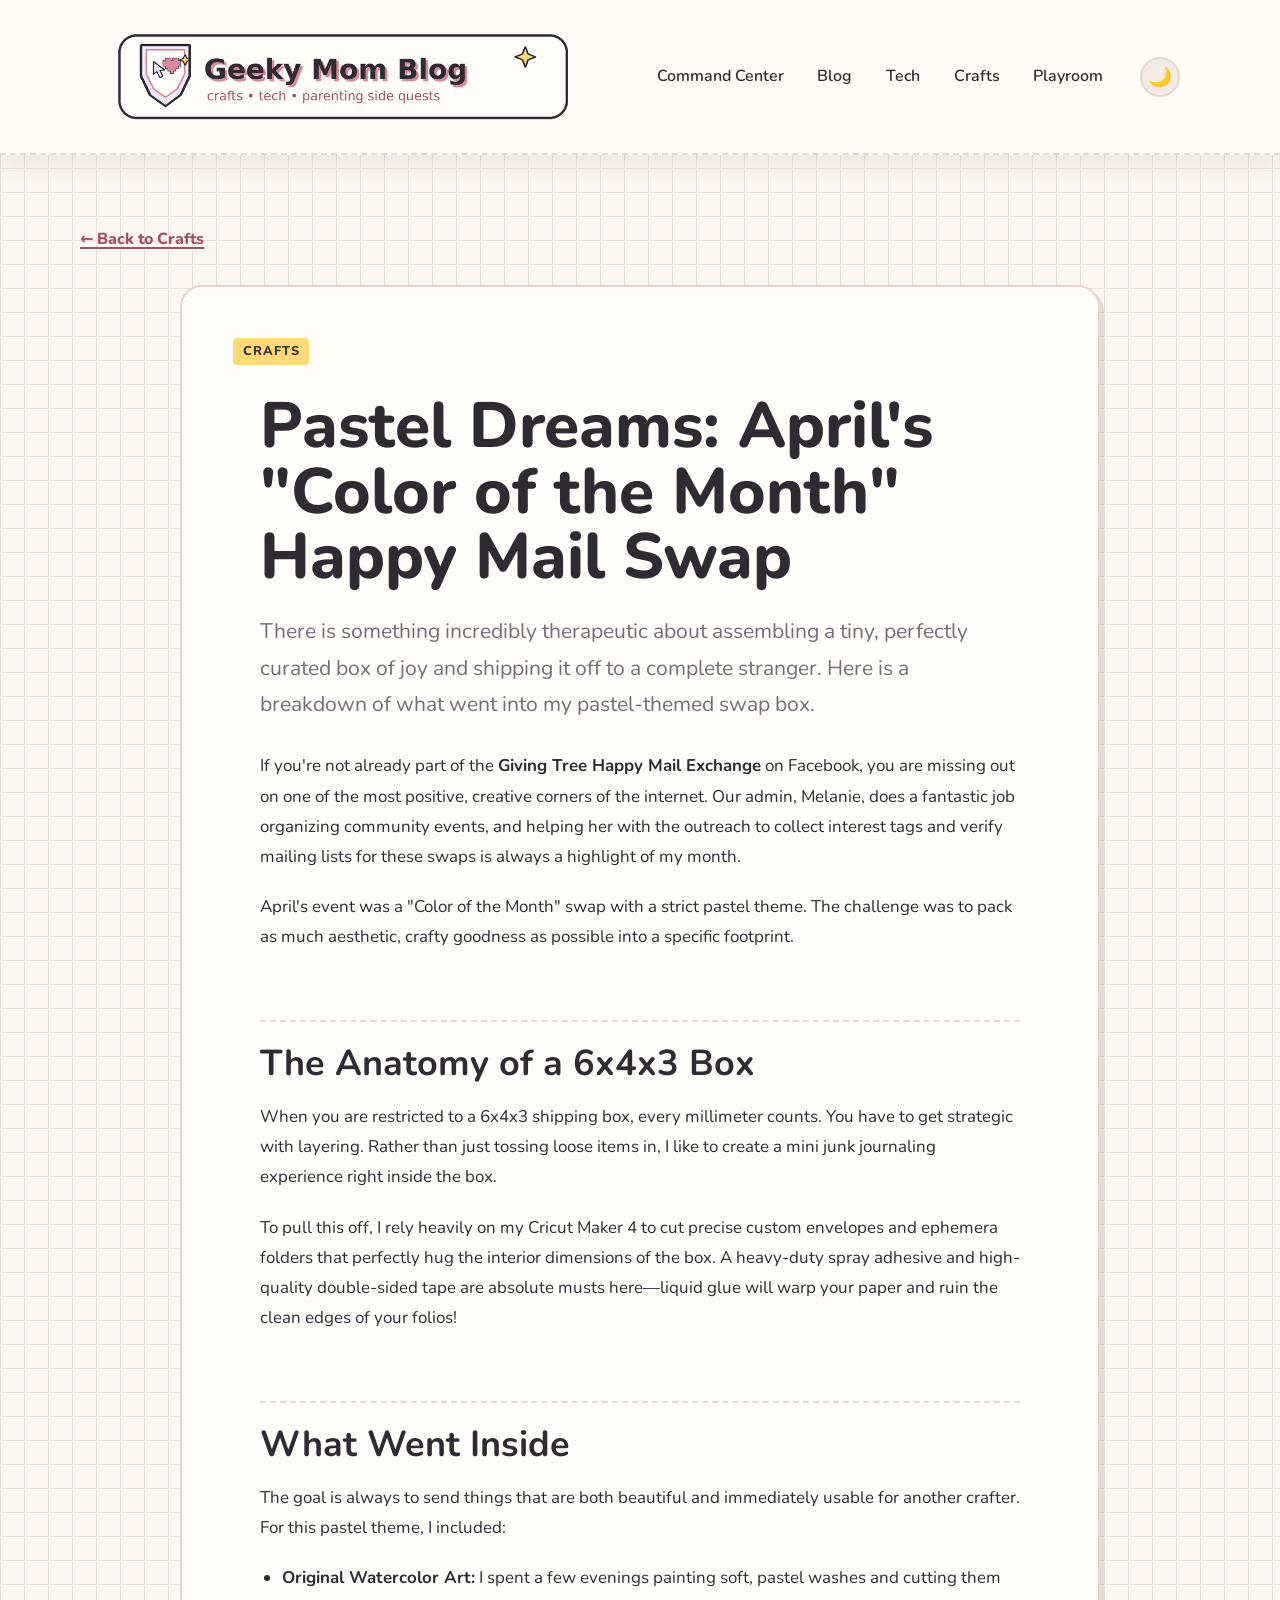
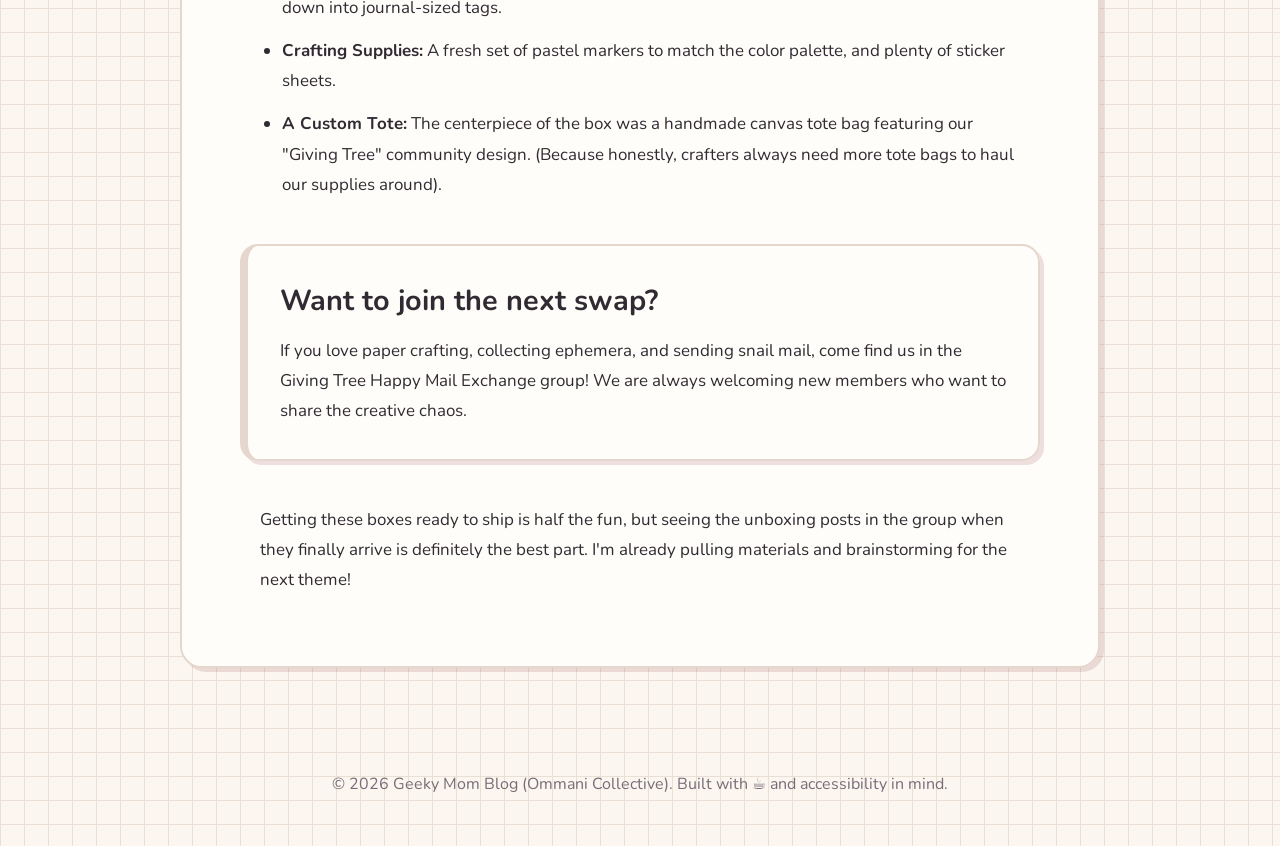
<file: pastel-happy-mail.html>
<!DOCTYPE html>
<html lang="en">
<head>
  <meta charset="UTF-8" />
  <meta name="viewport" content="width=device-width, initial-scale=1.0" />
  <meta name="description" content="A behind-the-scenes look at assembling a pastel-themed 6x4x3 happy mail box for the Giving Tree Happy Mail Exchange." />
  <title>Pastel Color of the Month Happy Mail Swap | Geeky Mom Blog</title>

    <!-- Google Analytics -->
  <script async src="https://www.googletagmanager.com/gtag/js?id=G-520018564"></script>
  <script>
    window.dataLayer = window.dataLayer || [];
    function gtag(){dataLayer.push(arguments);}
    gtag('js', new Date());
    gtag('config', 'G-520018564');
  </script>
  
  <link rel="preconnect" href="https://fonts.googleapis.com">
  <link rel="preconnect" href="https://fonts.gstatic.com" crossorigin>
  <link href="https://fonts.googleapis.com/css2?family=Caveat:wght@600;700&family=Nunito:wght@400;600;800&display=swap" rel="stylesheet">
  <link rel="stylesheet" href="assets/css/styles.css">
</head>
<body>

  <header>
    <div class="nav-wrap">
      <a class="site-logo logo-link" href="index.html" aria-label="Geeky Mom Blog home">
        <img
          src="images/final-header-websize.png"
          alt=""
          class="site-logo-img logo-light"
          aria-hidden="true"
        >
      
        <img
          src="images/final-header-dark-websize.png"
          alt=""
          class="site-logo-img logo-dark"
          aria-hidden="true"
        >
      </a>
      <nav aria-label="Main navigation">
        <ul>
          <li><a href="index.html">Command Center</a></li>
          <li><a href="blog.html">Blog</a></li>
          <li><a href="admin-panel.html">Tech</a></li>
          <li><a href="crafts.html">Crafts</a></li>
          <li><a href="playroom.html">Playroom</a></li>
        </ul>
        <button id="theme-toggle" aria-label="Switch to Dark Mode">🌙</button>
      </nav>
    </div>
  </header>

  <main id="main-content">
    <section>
      <div class="container">
        <a href="crafts.html" style="display: inline-block; margin-bottom: 2rem; font-weight: 800;">&larr; Back to Crafts</a>
        
        <article class="article-container">
          <span class="tag">Crafts</span>
          <h1>Pastel Dreams: April's "Color of the Month" Happy Mail Swap</h1>
          
          <p class="lead">There is something incredibly therapeutic about assembling a tiny, perfectly curated box of joy and shipping it off to a complete stranger. Here is a breakdown of what went into my pastel-themed swap box.</p>

          <p>If you're not already part of the <strong>Giving Tree Happy Mail Exchange</strong> on Facebook, you are missing out on one of the most positive, creative corners of the internet. Our admin, Melanie, does a fantastic job organizing community events, and helping her with the outreach to collect interest tags and verify mailing lists for these swaps is always a highlight of my month.</p>

          <p>April's event was a "Color of the Month" swap with a strict pastel theme. The challenge was to pack as much aesthetic, crafty goodness as possible into a specific footprint.</p>

          <h3>The Anatomy of a 6x4x3 Box</h3>
          <p>When you are restricted to a 6x4x3 shipping box, every millimeter counts. You have to get strategic with layering. Rather than just tossing loose items in, I like to create a mini junk journaling experience right inside the box.</p>

          <p>To pull this off, I rely heavily on my Cricut Maker 4 to cut precise custom envelopes and ephemera folders that perfectly hug the interior dimensions of the box. A heavy-duty spray adhesive and high-quality double-sided tape are absolute musts here—liquid glue will warp your paper and ruin the clean edges of your folios!</p>

          <h3>What Went Inside</h3>
          <p>The goal is always to send things that are both beautiful and immediately usable for another crafter. For this pastel theme, I included:</p>

          <ul>
            <li><strong>Original Watercolor Art:</strong> I spent a few evenings painting soft, pastel washes and cutting them down into journal-sized tags.</li>
            <li><strong>Crafting Supplies:</strong> A fresh set of pastel markers to match the color palette, and plenty of sticker sheets.</li>
            <li><strong>A Custom Tote:</strong> The centerpiece of the box was a handmade canvas tote bag featuring our "Giving Tree" community design. (Because honestly, crafters always need more tote bags to haul our supplies around).</li>
          </ul>

          <div class="callout">
            <h4>Want to join the next swap?</h4>
            <p>If you love paper crafting, collecting ephemera, and sending snail mail, come find us in the Giving Tree Happy Mail Exchange group! We are always welcoming new members who want to share the creative chaos.</p>
          </div>

          <p>Getting these boxes ready to ship is half the fun, but seeing the unboxing posts in the group when they finally arrive is definitely the best part. I'm already pulling materials and brainstorming for the next theme!</p>
          
        </article>
      </div>
    </section>
  </main>

  <footer>
    <div class="container">
      <p>&copy; <span id="year"></span> Geeky Mom Blog (Ommani Collective). Built with ☕ and accessibility in mind.</p>
    </div>
  </footer>

  <script>
    document.getElementById("year").textContent = new Date().getFullYear();
    const toggleBtn = document.getElementById('theme-toggle');
    const htmlEl = document.documentElement;
    const currentTheme = localStorage.getItem('theme');
    if (currentTheme === 'dark') htmlEl.setAttribute('data-theme', 'dark');
    toggleBtn.addEventListener('click', () => {
      if (htmlEl.getAttribute('data-theme') === 'dark') {
        htmlEl.removeAttribute('data-theme'); localStorage.setItem('theme', 'light');
      } else {
        htmlEl.setAttribute('data-theme', 'dark'); localStorage.setItem('theme', 'dark');
      }
    });
  </script>
</body>
</html>
</file>
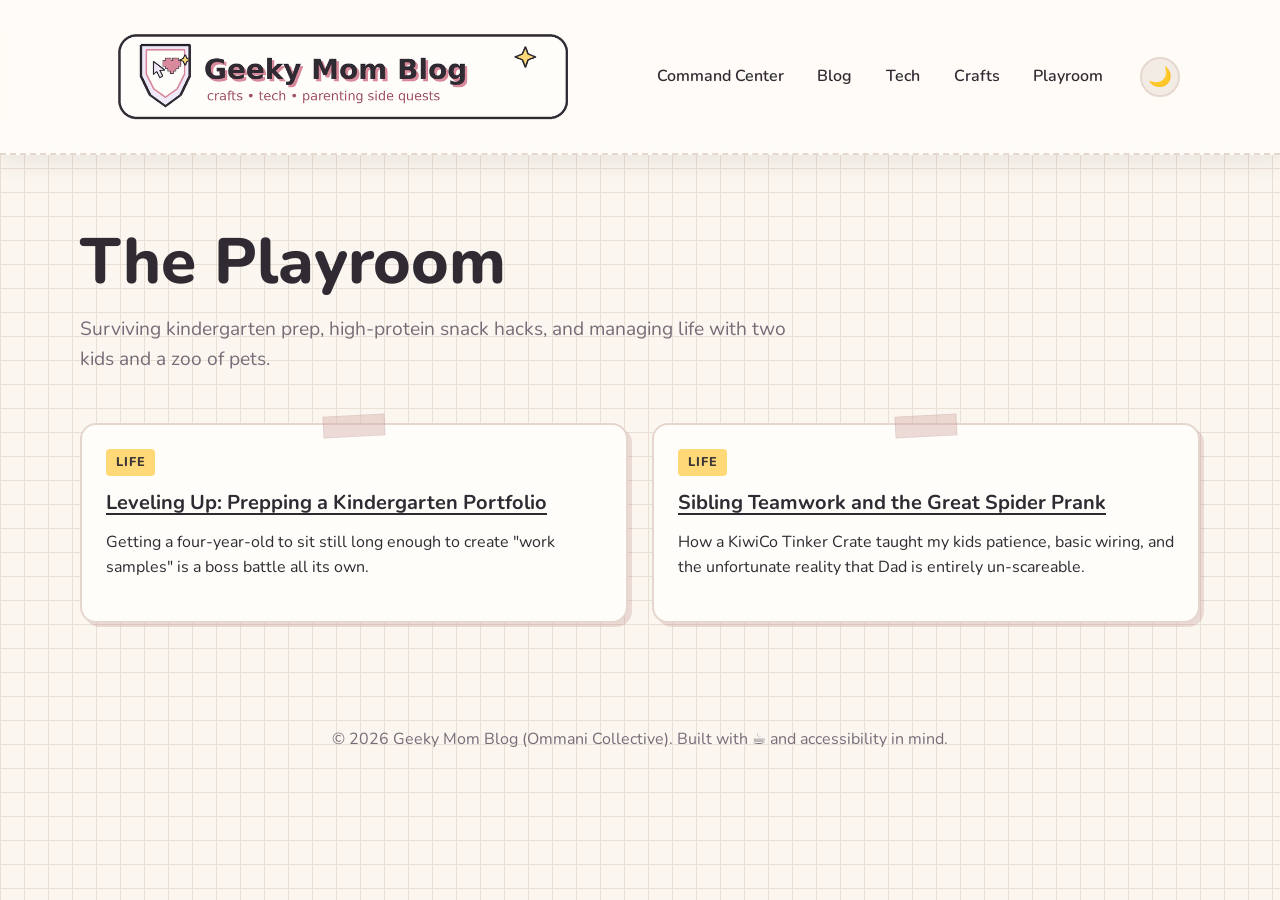
<file: playroom.html>
<!DOCTYPE html>
<html lang="en">
<head>
  <meta charset="UTF-8" />
  <meta name="viewport" content="width=device-width, initial-scale=1.0" />
  <title>The Playroom | Geeky Mom Blog</title>

    <!-- Google Analytics -->
  <script async src="https://www.googletagmanager.com/gtag/js?id=G-520018564"></script>
  <script>
    window.dataLayer = window.dataLayer || [];
    function gtag(){dataLayer.push(arguments);}
    gtag('js', new Date());
    gtag('config', 'G-520018564');
  </script>
  
  <link rel="preconnect" href="https://fonts.googleapis.com">
  <link rel="preconnect" href="https://fonts.gstatic.com" crossorigin>
  <link href="https://fonts.googleapis.com/css2?family=Caveat:wght@600;700&family=Nunito:wght@400;600;800&display=swap" rel="stylesheet">
  <link rel="stylesheet" href="assets/css/styles.css">
</head>
<body>
  <header>
    <div class="nav-wrap">
      <a class="site-logo logo-link" href="index.html" aria-label="Geeky Mom Blog home">
        <img
          src="images/final-header-websize.png"
          alt=""
          class="site-logo-img logo-light"
          aria-hidden="true"
        >
      
        <img
          src="images/final-header-dark-websize.png"
          alt=""
          class="site-logo-img logo-dark"
          aria-hidden="true"
        >
      </a>
      <nav aria-label="Main navigation">
        <ul>
          <li><a href="index.html">Command Center</a></li>
          <li><a href="blog.html">Blog</a></li>
          <li><a href="admin-panel.html">Tech</a></li>
          <li><a href="crafts.html">Crafts</a></li>
          <li><a href="playroom.html">Playroom</a></li>
        </ul>
        <button id="theme-toggle" aria-label="Switch to Dark Mode">🌙</button>
      </nav>
    </div>
  </header>

  <main id="main-content">
    <section>
      <div class="container">
        <h1>The Playroom</h1>
        <p class="lead">Surviving kindergarten prep, high-protein snack hacks, and managing life with two kids and a zoo of pets.</p>
        
        <div class="card-grid" style="margin-top: 3rem;">
          
          <article class="card">
            <span class="tag">Life</span>
            <h3><a href="kindergarten-portfolio.html">Leveling Up: Prepping a Kindergarten Portfolio</a></h3>
            <p>Getting a four-year-old to sit still long enough to create "work samples" is a boss battle all its own.</p>
          </article>

          <article class="card">
            <span class="tag">Life</span>
            <h3><a href="kiwico-spider.html">Sibling Teamwork and the Great Spider Prank</a></h3>
            <p>How a KiwiCo Tinker Crate taught my kids patience, basic wiring, and the unfortunate reality that Dad is entirely un-scareable.</p>
          </article>

        </div>
      </div>
    </section>
  </main>

  <footer>
    <div class="container">
      <p>&copy; <span id="year"></span> Geeky Mom Blog (Ommani Collective). Built with ☕ and accessibility in mind.</p>
    </div>
  </footer>

  <script>
    document.getElementById("year").textContent = new Date().getFullYear();
    const toggleBtn = document.getElementById('theme-toggle');
    const htmlEl = document.documentElement;
    const currentTheme = localStorage.getItem('theme');
    if (currentTheme === 'dark') htmlEl.setAttribute('data-theme', 'dark');
    toggleBtn.addEventListener('click', () => {
      if (htmlEl.getAttribute('data-theme') === 'dark') {
        htmlEl.removeAttribute('data-theme'); localStorage.setItem('theme', 'light');
      } else {
        htmlEl.setAttribute('data-theme', 'dark'); localStorage.setItem('theme', 'dark');
      }
    });
  </script>
</body>
</html>
</file>
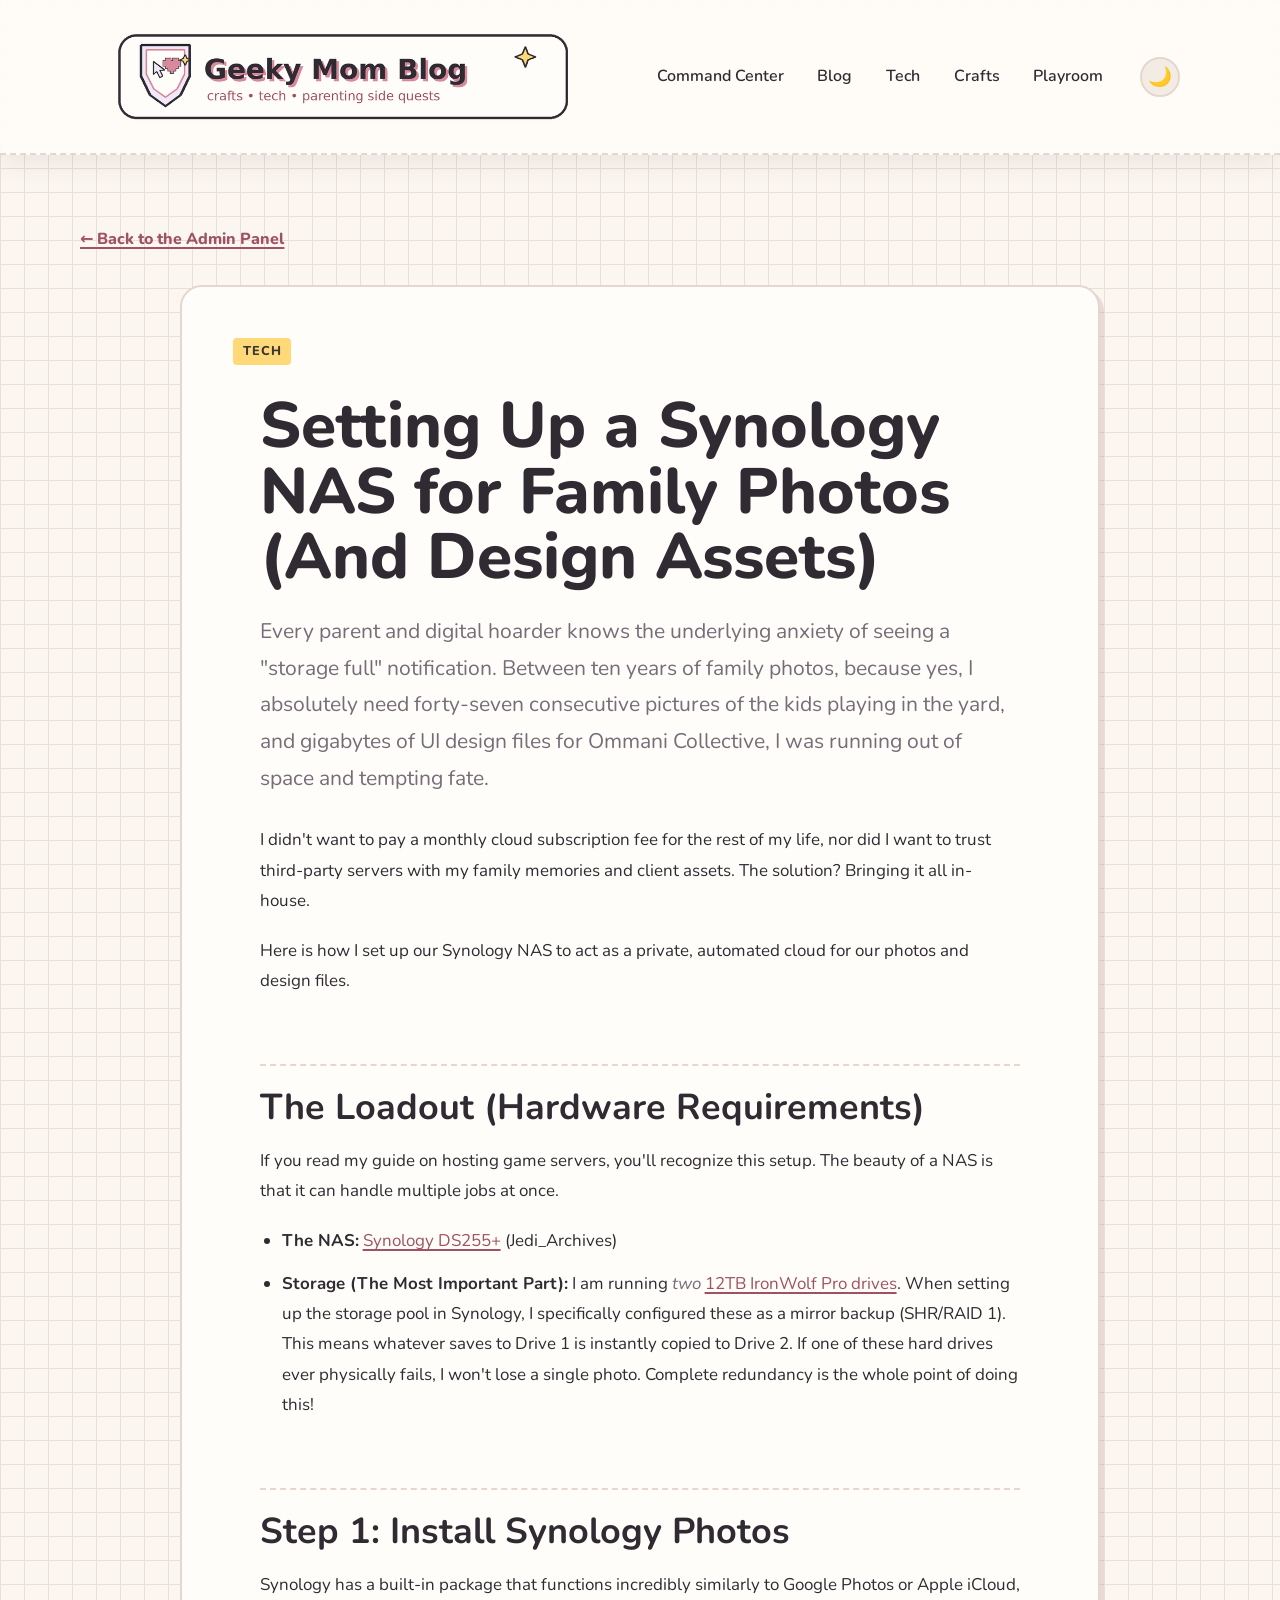
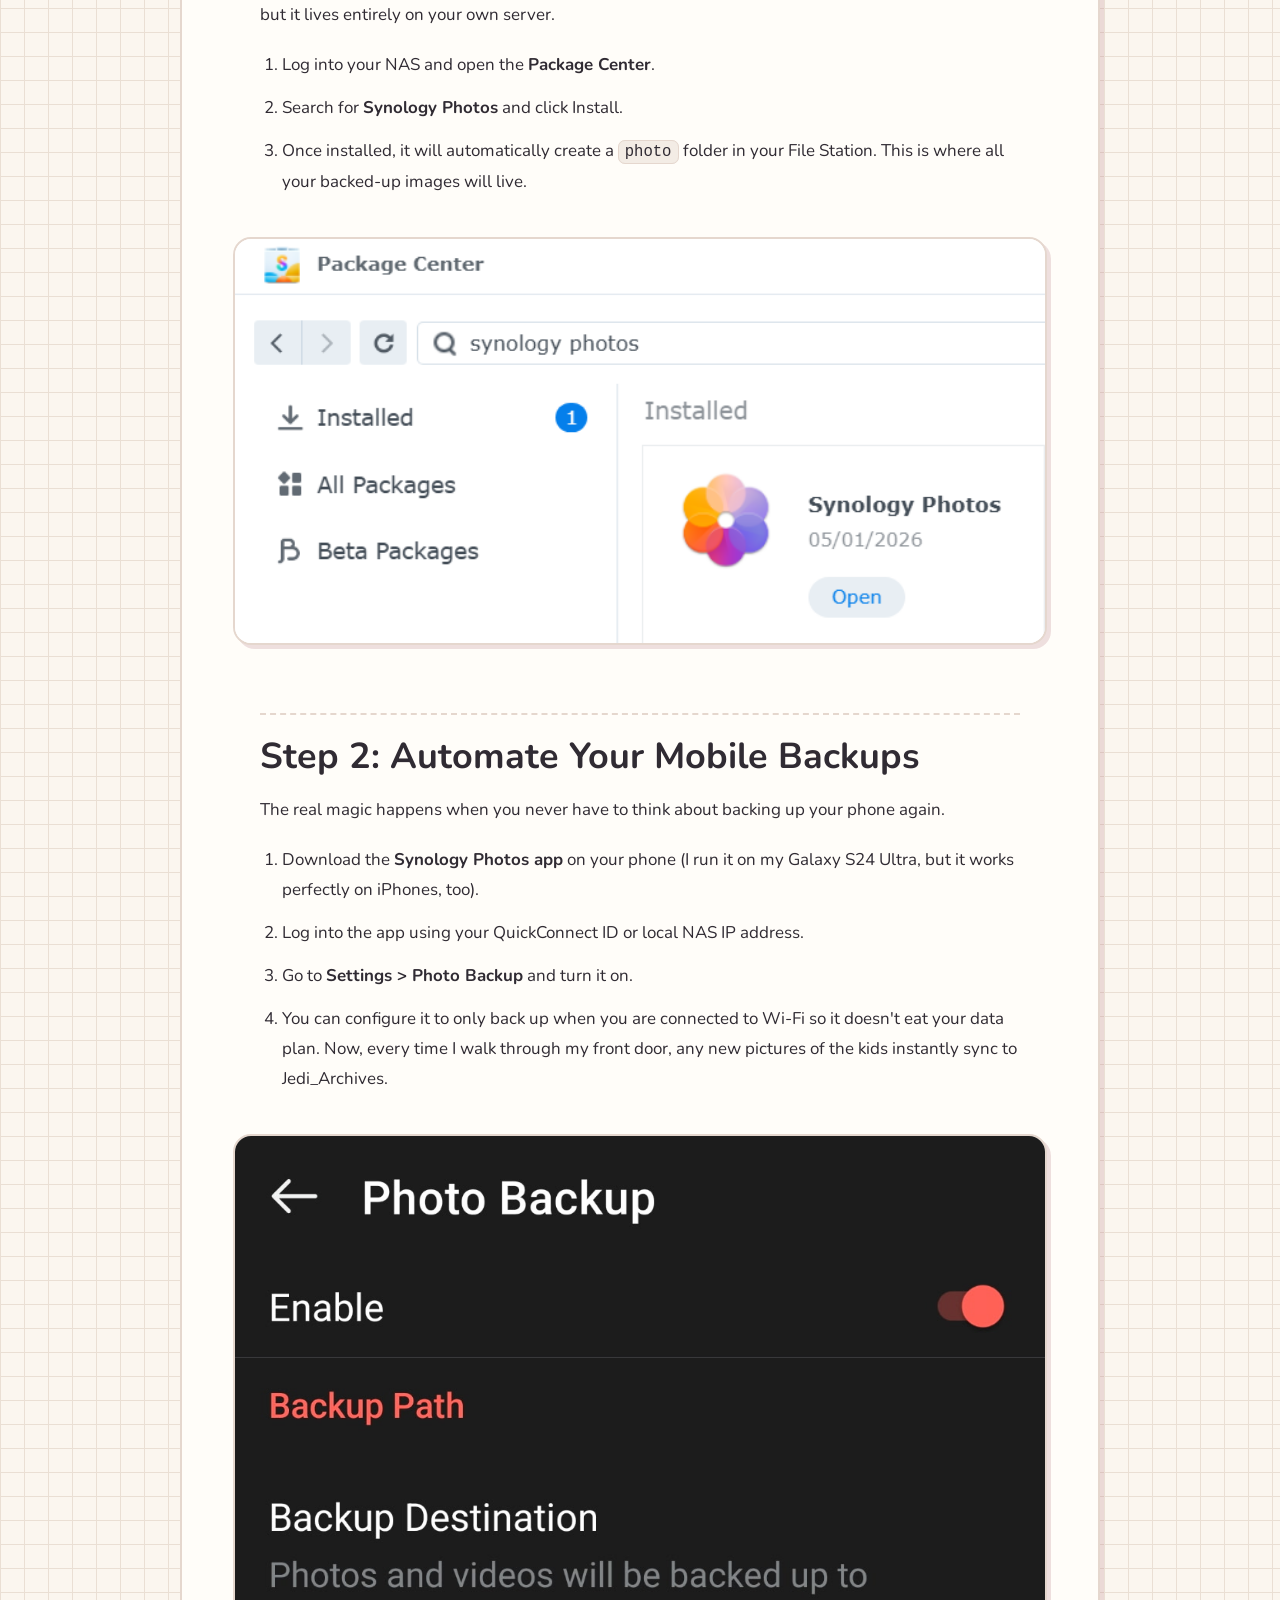
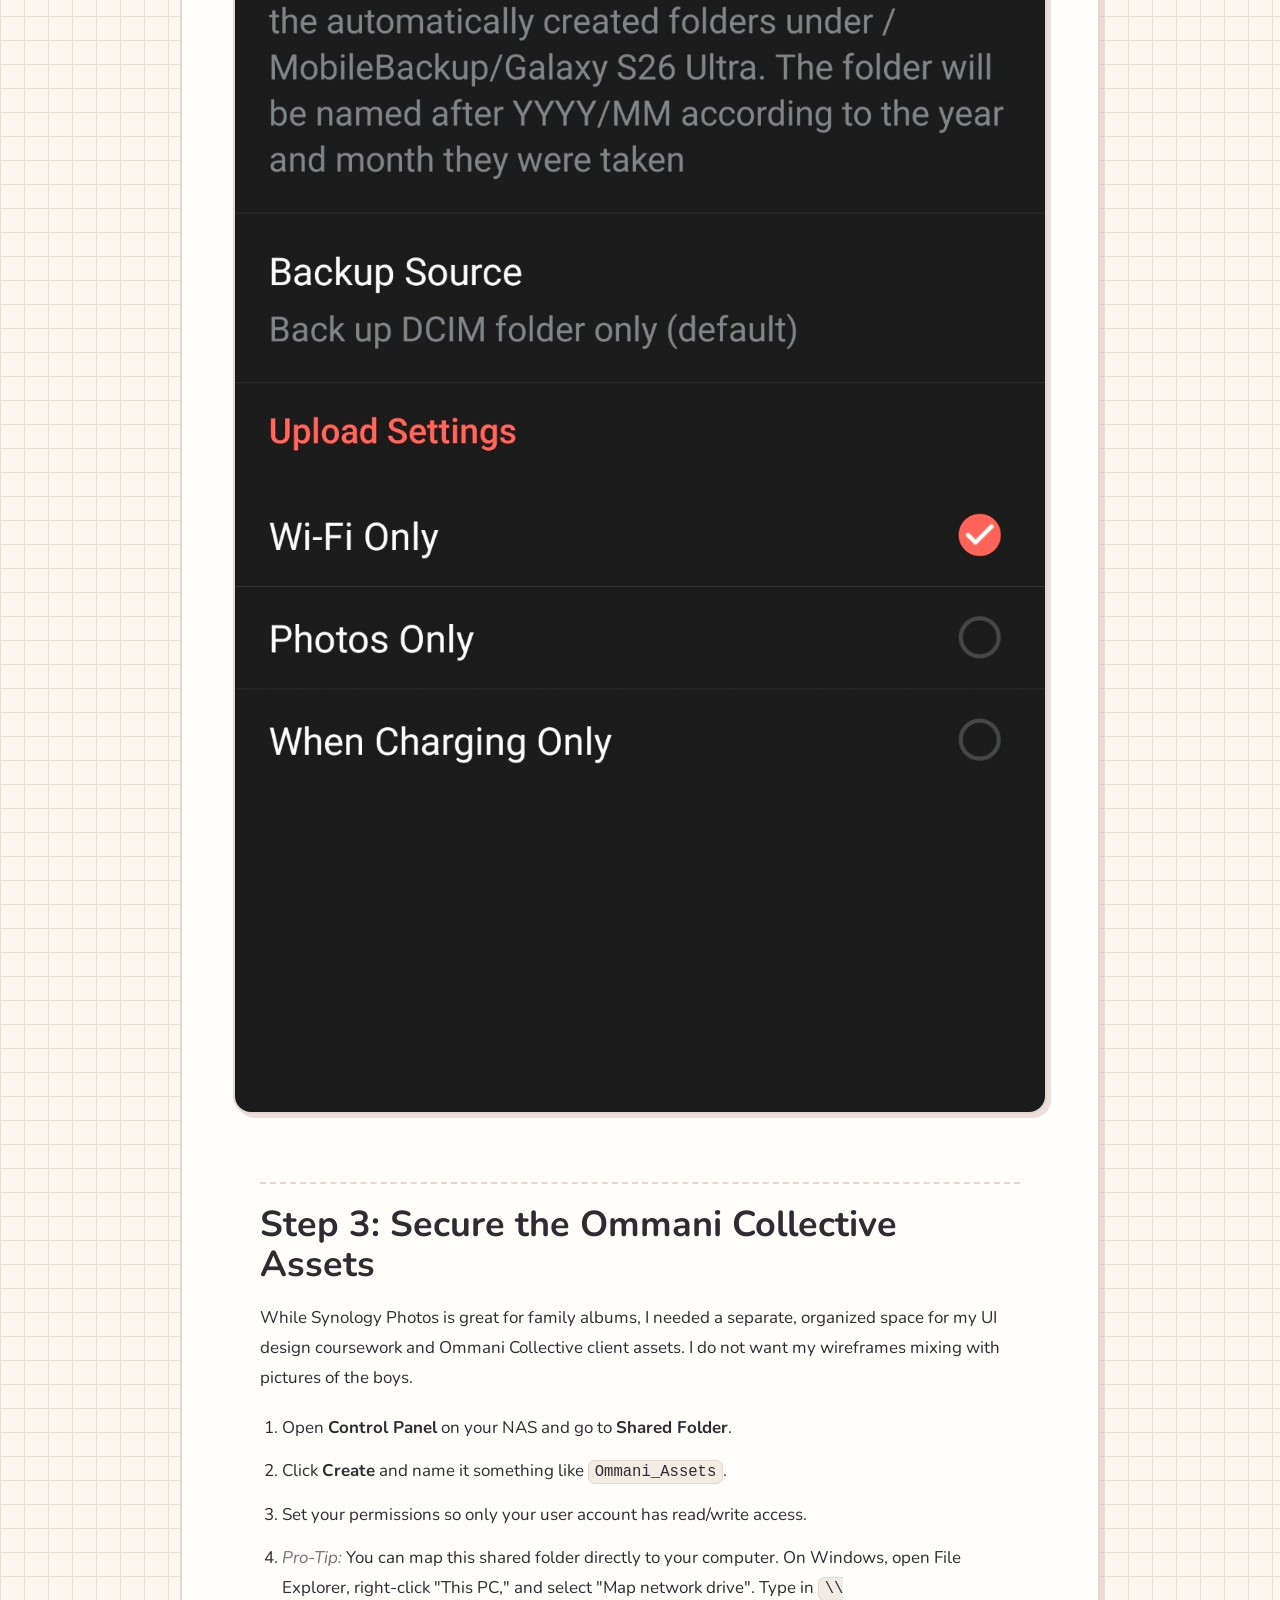
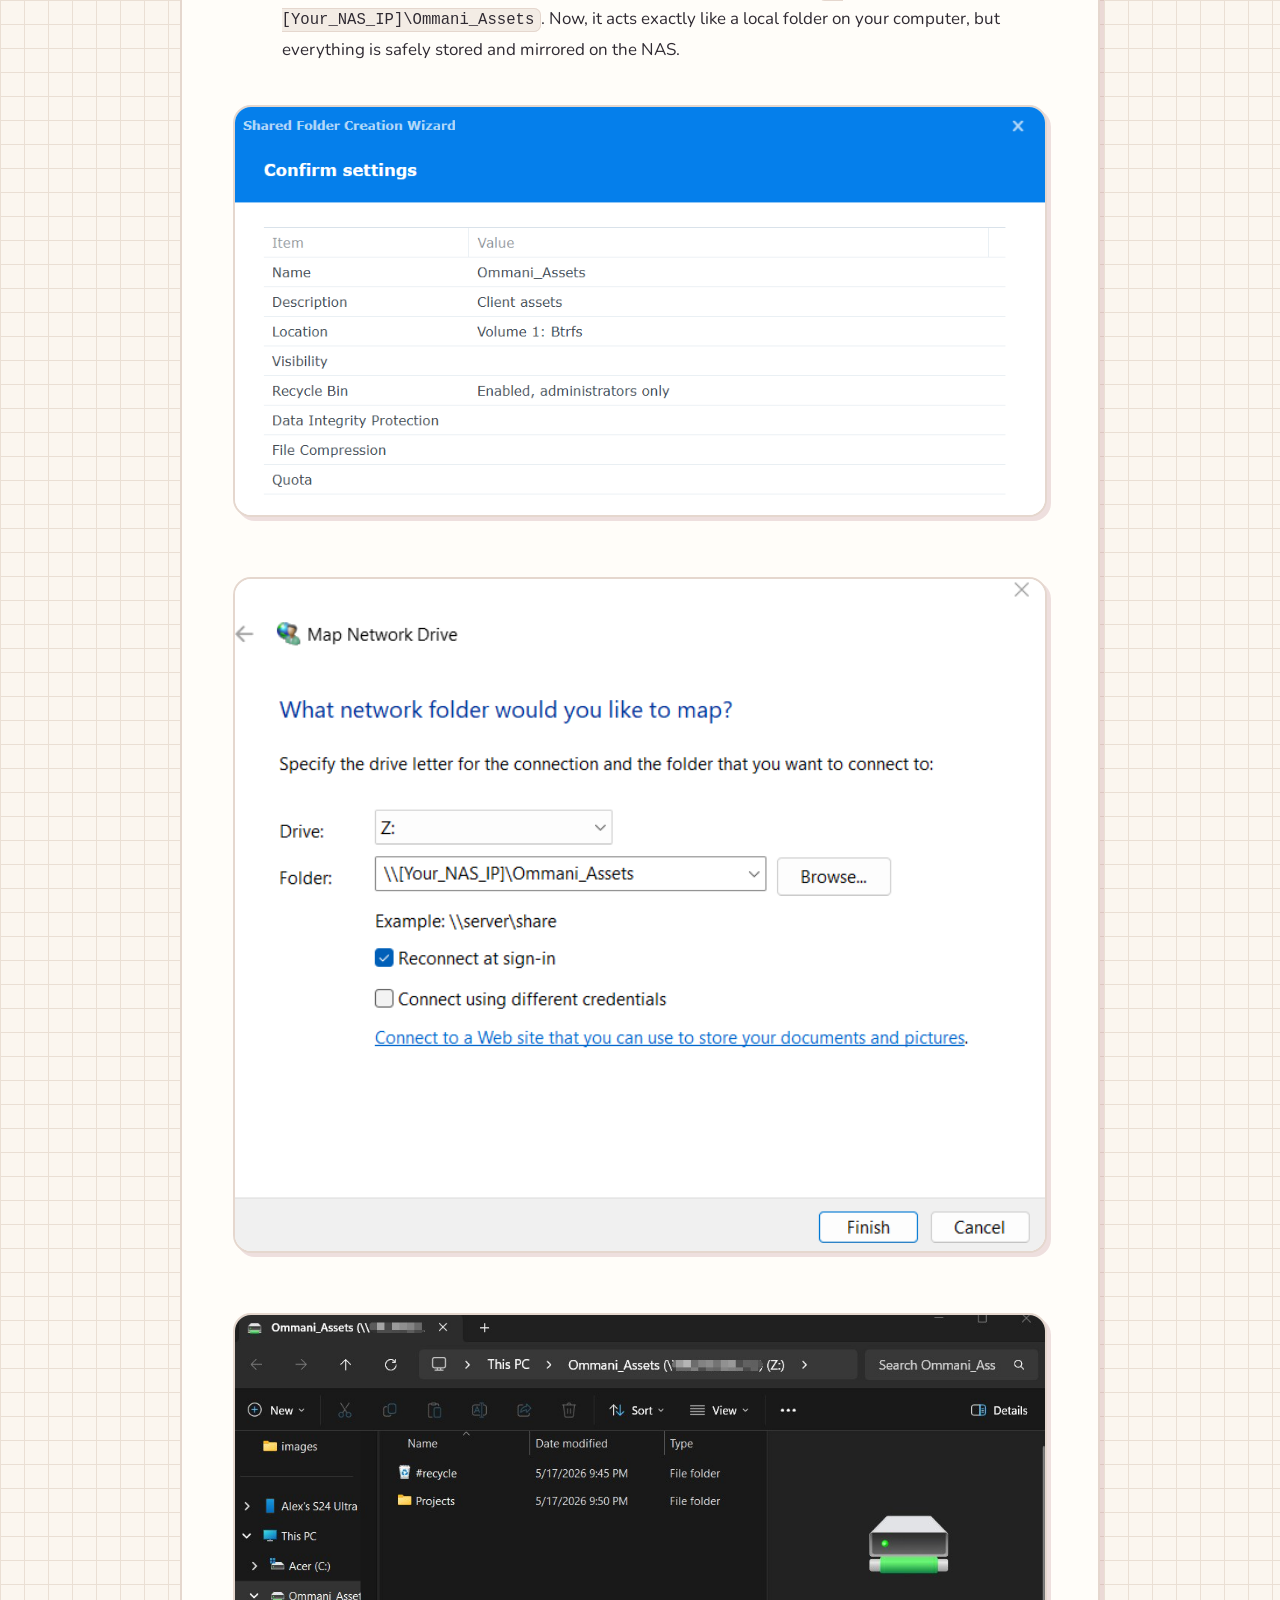
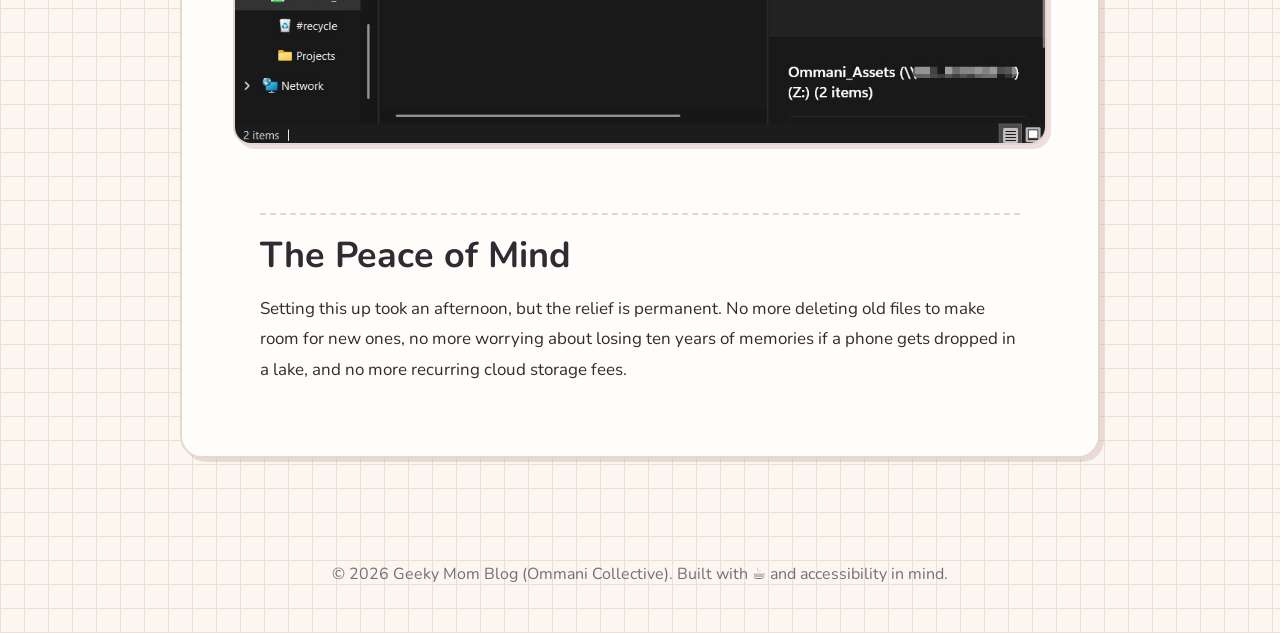
<file: synology-photos.html>
<!DOCTYPE html>
<html lang="en">
<head>
  <meta charset="UTF-8" />
  <meta name="viewport" content="width=device-width, initial-scale=1.0" />
  <meta name="description" content="A guide to setting up a Synology NAS to automatically back up family photos and secure design assets." />
  <title>Synology NAS Family Photo Backup | Geeky Mom Blog</title>

    <!-- Google Analytics -->
  <script async src="https://www.googletagmanager.com/gtag/js?id=G-520018564"></script>
  <script>
    window.dataLayer = window.dataLayer || [];
    function gtag(){dataLayer.push(arguments);}
    gtag('js', new Date());
    gtag('config', 'G-520018564');
  </script>
  
  <link rel="preconnect" href="https://fonts.googleapis.com">
  <link rel="preconnect" href="https://fonts.gstatic.com" crossorigin>
  <link href="https://fonts.googleapis.com/css2?family=Caveat:wght@600;700&family=Nunito:wght@400;600;800&display=swap" rel="stylesheet">
  <link rel="stylesheet" href="assets/css/styles.css">
</head>
<body>

  <header>
    <div class="nav-wrap">
      <a class="site-logo logo-link" href="index.html" aria-label="Geeky Mom Blog home">
        <img
          src="images/final-header-websize.png"
          alt=""
          class="site-logo-img logo-light"
          aria-hidden="true"
        >
      
        <img
          src="images/final-header-dark-websize.png"
          alt=""
          class="site-logo-img logo-dark"
          aria-hidden="true"
        >
      </a>

      <nav aria-label="Main navigation">
        <ul>
          <li><a href="index.html">Command Center</a></li>
          <li><a href="blog.html">Blog</a></li>
          <li><a href="admin-panel.html">Tech</a></li>
          <li><a href="crafts.html">Crafts</a></li>
          <li><a href="playroom.html">Playroom</a></li>
        </ul>
        <button id="theme-toggle" aria-label="Switch to Dark Mode" title="Toggle Dark/Light Mode">🌙</button>
      </nav>
    </div>
  </header>

  <main id="main-content">
    <section>
      <div class="container">
        <a href="admin-panel.html" style="display: inline-block; margin-bottom: 2rem; font-weight: 800;">&larr; Back to the Admin Panel</a>
        
        <article class="article-container">
          <span class="tag">Tech</span>
          <h1>Setting Up a Synology NAS for Family Photos (And Design Assets)</h1>
          
          <p class="lead">Every parent and digital hoarder knows the underlying anxiety of seeing a "storage full" notification. Between ten years of family photos, because yes, I absolutely need forty-seven consecutive pictures of the kids playing in the yard, and gigabytes of UI design files for Ommani Collective, I was running out of space and tempting fate.</p>

          <p>I didn't want to pay a monthly cloud subscription fee for the rest of my life, nor did I want to trust third-party servers with my family memories and client assets. The solution? Bringing it all in-house.</p>

          <p>Here is how I set up our Synology NAS to act as a private, automated cloud for our photos and design files.</p>

          <h3>The Loadout (Hardware Requirements)</h3>
          <p>If you read my guide on hosting game servers, you'll recognize this setup. The beauty of a NAS is that it can handle multiple jobs at once.</p>
          <ul>
            <li><strong>The NAS:</strong> <a href="https://www.bhphotovideo.com/c/product/1908413-REG/synology_diskstation_ds225_2_bay_nas.html" target="_blank" rel="noopener noreferrer">Synology DS255+</a> (Jedi_Archives)</li>
            <li><strong>Storage (The Most Important Part):</strong> I am running <em>two</em> <a href="https://www.seagate.com/products/nas-drives/ironwolf-hard-drive/" target="_blank" rel="noopener noreferrer">12TB IronWolf Pro drives</a>. When setting up the storage pool in Synology, I specifically configured these as a mirror backup (SHR/RAID 1). This means whatever saves to Drive 1 is instantly copied to Drive 2. If one of these hard drives ever physically fails, I won't lose a single photo. Complete redundancy is the whole point of doing this!</li>
          </ul>

          <h3>Step 1: Install Synology Photos</h3>
          <p>Synology has a built-in package that functions incredibly similarly to Google Photos or Apple iCloud, but it lives entirely on your own server.</p>
          <ol>
            <li>Log into your NAS and open the <strong>Package Center</strong>.</li>
            <li>Search for <strong>Synology Photos</strong> and click Install.</li>
            <li>Once installed, it will automatically create a <code>photo</code> folder in your File Station. This is where all your backed-up images will live.</li>
          </ol>

          <img src="images/image_622a6e.png" alt="Finding the Synology Photos app in the Synology Package Center" class="tutorial-image">

          <h3>Step 2: Automate Your Mobile Backups</h3>
          <p>The real magic happens when you never have to think about backing up your phone again.</p>
          <ol>
            <li>Download the <strong>Synology Photos app</strong> on your phone (I run it on my Galaxy S24 Ultra, but it works perfectly on iPhones, too).</li>
            <li>Log into the app using your QuickConnect ID or local NAS IP address.</li>
            <li>Go to <strong>Settings > Photo Backup</strong> and turn it on.</li>
            <li>You can configure it to only back up when you are connected to Wi-Fi so it doesn't eat your data plan. Now, every time I walk through my front door, any new pictures of the kids instantly sync to Jedi_Archives.</li>
          </ol>

          <img src="images/image33099.jpg" alt="Screenshot of the Synology Photos mobile app showing backup settings enabled" class="tutorial-image mobile">

          <h3>Step 3: Secure the Ommani Collective Assets</h3>
          <p>While Synology Photos is great for family albums, I needed a separate, organized space for my UI design coursework and Ommani Collective client assets. I do not want my wireframes mixing with pictures of the boys.</p>
          <ol>
            <li>Open <strong>Control Panel</strong> on your NAS and go to <strong>Shared Folder</strong>.</li>
            <li>Click <strong>Create</strong> and name it something like <code>Ommani_Assets</code>.</li>
            <li>Set your permissions so only your user account has read/write access.</li>
            <li><em>Pro-Tip:</em> You can map this shared folder directly to your computer. On Windows, open File Explorer, right-click "This PC," and select "Map network drive". Type in <code>\\[Your_NAS_IP]\Ommani_Assets</code>. Now, it acts exactly like a local folder on your computer, but everything is safely stored and mirrored on the NAS.</li>
          </ol>

          <img src="images/image_62322d.png" alt="Confirming the creation of a new Shared Folder named Ommani_Assets" class="tutorial-image">
          <img src="images/image_6236ad.png" alt="Mapping the NAS shared folder to a network drive in Windows" class="tutorial-image">
          <img src="images/Screenshot215543.png" alt="Viewing the mapped Ommani_Assets network drive in Windows File Explorer" class="tutorial-image"> 

          <h3>The Peace of Mind</h3>
          <p>Setting this up took an afternoon, but the relief is permanent. No more deleting old files to make room for new ones, no more worrying about losing ten years of memories if a phone gets dropped in a lake, and no more recurring cloud storage fees.</p>
          
        </article>
      </div>
    </section>
  </main>

  <footer>
    <div class="container">
      <p>&copy; <span id="year"></span> Geeky Mom Blog (Ommani Collective). Built with ☕ and accessibility in mind.</p>
    </div>
  </footer>

  <script>
    document.getElementById("year").textContent = new Date().getFullYear();
    const toggleBtn = document.getElementById('theme-toggle');
    const htmlEl = document.documentElement;
    const currentTheme = localStorage.getItem('theme');
    if (currentTheme === 'dark') {
      htmlEl.setAttribute('data-theme', 'dark');
      toggleBtn.textContent = '☀️';
      toggleBtn.setAttribute('aria-label', 'Switch to Light Mode');
    }
    toggleBtn.addEventListener('click', () => {
      if (htmlEl.getAttribute('data-theme') === 'dark') {
        htmlEl.removeAttribute('data-theme');
        localStorage.setItem('theme', 'light');
        toggleBtn.textContent = '🌙';
        toggleBtn.setAttribute('aria-label', 'Switch to Dark Mode');
      } else {
        htmlEl.setAttribute('data-theme', 'dark');
        localStorage.setItem('theme', 'dark');
        toggleBtn.textContent = '☀️';
        toggleBtn.setAttribute('aria-label', 'Switch to Light Mode');
      }
    });
  </script>
</body>
</html>
</file>
<file: assets/css/styles.css>
:root {
  /* Cozy Geeky Craft Light Mode Palette */
  --bg: #fbf6ef;
  --grid-color: #eadfd4;

  --surface: #fffdf9;
  --surface-soft: #f3ece5;

  --ink: #302b33;
  --muted: #766d78;

  --brand: #d8899b;
  --brand-dark: #9f5263;

  --accent: #8aa99a;
  --accent-soft: #e1ece5;

  --lavender: #d8c7ef;
  --lavender-soft: #f0e9fa;

  --highlight: #ffd977;
  --peach: #f4b7a6;
  --blue: #8bb9d6;

  --border: #e5d7ce;
  --shadow: 4px 4px 0px rgba(159, 82, 99, 0.18);

  --radius: 16px;
  --max-width: 1120px;
}

[data-theme="dark"] {
  /* Late Night Geek Mode Palette */
  --bg: #171827;
  --grid-color: #29283a;

  --surface: #232337;
  --surface-soft: #2e2d46;

  --ink: #fff7ed;
  --muted: #c7bdcb;

  --brand: #ff9fb7;
  --brand-dark: #ffb4c6;

  --accent: #7fd7c4;
  --accent-soft: #263f46;

  --lavender: #b9a7ff;
  --lavender-soft: #332f55;

  --highlight: #ffd86b;
  --peach: #ffb199;
  --blue: #7cc7ff;

  --border: #47445f;
  --shadow: 4px 4px 0px rgba(255, 159, 183, 0.22);
}

/* Base reset */

* {
  box-sizing: border-box;
  transition: background-color 0.3s ease, color 0.3s ease, border-color 0.3s ease;
}

html {
  scroll-behavior: smooth;
}

body {
  margin: 0;
  font-family: "Nunito", system-ui, sans-serif;
  color: var(--ink);
  background-color: var(--bg);
  background-image:
    linear-gradient(var(--grid-color) 1px, transparent 1px),
    linear-gradient(90deg, var(--grid-color) 1px, transparent 1px);
  background-size: 24px 24px;
  line-height: 1.6;
}

img {
  max-width: 100%;
  display: block;
}

a {
  color: var(--brand-dark);
  text-decoration-thickness: 0.12em;
  text-underline-offset: 0.18em;
}

a:hover {
  color: var(--accent);
}

a:focus-visible,
button:focus-visible,
input:focus-visible,
textarea:focus-visible {
  outline: 3px dashed var(--brand);
  outline-offset: 4px;
  border-radius: 8px;
}

/* Typography */

h1,
h2,
h3 {
  line-height: 1.1;
  margin: 0 0 1rem;
  color: var(--ink);
}

h1 {
  font-size: clamp(2.2rem, 5vw, 4rem);
  font-weight: 800;
}

h2 {
  font-size: clamp(1.8rem, 4vw, 2.8rem);
  font-weight: 800;
}

h3 {
  font-size: 1.25rem;
}

p {
  margin-top: 0;
}

.lead {
  font-size: 1.2rem;
  color: var(--muted);
  max-width: 60ch;
  margin: 0 0 1.5rem;
}

.handwritten {
  font-family: "Caveat", cursive;
  color: var(--brand-dark);
  font-size: 1.5em;
  transform: rotate(-2deg);
  display: inline-block;
}

/* Header and navigation */

header {
  background: rgba(255, 253, 249, 0.88);
  border-bottom: 2px dashed var(--border);
  position: sticky;
  top: 0;
  z-index: 20;
  box-shadow: 0 8px 24px rgba(48, 43, 51, 0.08);
  backdrop-filter: blur(12px);
}

[data-theme="dark"] header {
  background: rgba(35, 35, 55, 0.88);
  box-shadow: 0 8px 24px rgba(0, 0, 0, 0.28);
}

.nav-wrap {
  max-width: var(--max-width);
  margin: 0 auto;
  padding: 0.8rem 1.25rem;
  display: flex;
  align-items: center;
  justify-content: space-between;
  flex-wrap: wrap;
  gap: 1rem;
}

.site-logo {
  display: inline-flex;
  align-items: center;
  gap: 0.7rem;
  text-decoration: none;
  color: var(--ink);
  font-weight: 800;
  font-size: 1.2rem;
}

.logo-mark {
  width: 42px;
  height: 42px;
  display: grid;
  place-items: center;
  border-radius: 10px;
  background: var(--brand);
  color: var(--surface);
  font-weight: 900;
  border: 2px solid var(--ink);
  box-shadow: 2px 2px 0px var(--ink);
}
.logo-link {
  display: inline-block;
  position: relative;
  width: clamp(260px, 38vw, 520px);
  height: auto;
  text-decoration: none;
  color: var(--ink);
  flex-shrink: 0;
}

.site-logo-img {
  width: 100%;
  height: auto;
  display: block;
}

/* Default: show light logo only */
.logo-dark {
  display: none !important;
}

.logo-light {
  display: block !important;
}

/* Dark mode: show dark logo only */
html[data-theme="dark"] .logo-light,
body[data-theme="dark"] .logo-light {
  display: none !important;
}

html[data-theme="dark"] .logo-dark,
body[data-theme="dark"] .logo-dark {
  display: block !important;
}
.nav-wrap {
  max-width: var(--max-width);
  margin: 0 auto;
  padding: 0.8rem 1.25rem;
  display: flex;
  align-items: center;
  justify-content: space-between;
  flex-wrap: wrap;
  gap: 1rem;
}

@media (max-width: 900px) {
  .nav-wrap {
    justify-content: center;
  }

  .logo-link {
    width: min(88vw, 520px);
  }

  nav {
    width: 100%;
    justify-content: center;
  }
}
nav {
  display: flex;
  align-items: center;
  gap: 1.5rem;
}

nav ul {
  list-style: none;
  display: flex;
  flex-wrap: wrap;
  gap: 0.5rem;
  margin: 0;
  padding: 0;
}

nav a {
  display: inline-block;
  padding: 0.4rem 0.8rem;
  border-radius: 8px;
  color: var(--ink);
  text-decoration: none;
  font-weight: 600;
}

nav a:hover,
nav a[aria-current="page"] {
  background: var(--accent-soft);
  color: var(--ink);
  transform: translateY(-1px);
}

#theme-toggle {
  background: var(--surface-soft);
  border: 2px solid var(--border);
  border-radius: 50%;
  width: 40px;
  height: 40px;
  cursor: pointer;
  display: grid;
  place-items: center;
  font-size: 1.2rem;
}

#theme-toggle:hover {
  background: var(--highlight);
  border-color: var(--ink);
}

/* Layout */

section {
  padding: 4.5rem 1.25rem;
}

.container {
  max-width: var(--max-width);
  margin: 0 auto;
}

.hero {
  padding-top: 5rem;
  padding-bottom: 4rem;
}

.hero-grid {
  display: grid;
  grid-template-columns: 1fr 1fr;
  gap: 3rem;
  align-items: center;
}

/* Buttons */

.btn {
  display: inline-flex;
  align-items: center;
  justify-content: center;
  padding: 0.7rem 1.2rem;
  border-radius: 8px;
  font-weight: 800;
  text-decoration: none;
  border: 2px solid var(--ink);
  box-shadow: 3px 3px 0px var(--ink);
  transition: all 0.15s ease;
}

.btn:hover {
  transform: translate(2px, 2px);
  box-shadow: 1px 1px 0px var(--ink);
}

.btn-primary {
  background: var(--brand);
  color: #fff;
}

.btn-secondary {
  background: var(--accent);
  color: #fff;
}

[data-theme="dark"] .btn-primary {
  background: linear-gradient(135deg, var(--brand), var(--lavender));
  color: #171827;
}

[data-theme="dark"] .btn-secondary {
  background: linear-gradient(135deg, var(--accent), var(--blue));
  color: #171827;
}

/* Polaroid */

.polaroid-wrapper {
  background: #fff;
  padding: 1rem 1rem 3rem 1rem;
  border: 1px solid var(--border);
  box-shadow: var(--shadow);
  transform: rotate(2deg);
  max-width: 400px;
  margin: auto;
}

.polaroid-img {
  width: 100%;
  height: 300px;
  object-fit: cover;
  background: var(--accent-soft);
  border-radius: 4px;
  display: grid;
  place-items: center;
  color: var(--accent);
  font-weight: 800;
  text-align: center;
  border: 2px dashed var(--accent);
}

.polaroid-caption {
  text-align: center;
  margin-top: 1rem;
  font-size: 1.4rem;
}

/* Cards */

.card-grid {
  display: grid;
  grid-template-columns: repeat(auto-fit, minmax(300px, 1fr));
  gap: 1.5rem;
}

.card {
  background: var(--surface);
  border: 2px solid var(--border);
  border-radius: var(--radius);
  padding: 1.5rem;
  box-shadow: var(--shadow);
  position: relative;
}

.card::before {
  content: "";
  position: absolute;
  top: -10px;
  left: 50%;
  transform: translateX(-50%) rotate(-3deg);
  width: 60px;
  height: 20px;
  background: rgba(210, 166, 161, 0.4);
  border: 1px solid rgba(0, 0, 0, 0.05);
}

.card h3 a {
  color: inherit;
}

.card h3 a:hover {
  color: var(--brand-dark);
}

.tag {
  display: inline-block;
  margin-bottom: 1rem;
  padding: 0.2rem 0.6rem;
  border-radius: 4px;
  background: var(--highlight);
  color: #3a3536;
  font-weight: 800;
  font-size: 0.8rem;
  text-transform: uppercase;
  letter-spacing: 1px;
}

[data-theme="dark"] .tag {
  background: linear-gradient(135deg, var(--highlight), var(--peach));
  color: #171827;
}

/* Home sections */

.section-soft {
  background: var(--surface);
  border-top: 2px dashed var(--border);
  border-bottom: 2px dashed var(--border);
}

.shop-section {
  background:
    radial-gradient(circle at top left, rgba(255, 217, 119, 0.28), transparent 32%),
    linear-gradient(135deg, var(--accent-soft), var(--lavender-soft));
}

[data-theme="dark"] .shop-section {
  background:
    radial-gradient(circle at top left, rgba(255, 216, 107, 0.18), transparent 30%),
    radial-gradient(circle at bottom right, rgba(127, 215, 196, 0.16), transparent 34%),
    linear-gradient(135deg, #22243a, #263f46);
}

.newsletter {
  background: var(--surface-soft);
  border-top: 2px dashed var(--border);
  border-bottom: 2px dashed var(--border);
}

.newsletter-box {
  text-align: center;
  max-width: 600px;
  margin: auto;
}

/* Forms */

form {
  display: flex;
  gap: 0.5rem;
  margin-top: 1.5rem;
}

input,
textarea {
  flex: 1;
  padding: 0.8rem;
  border-radius: 8px;
  border: 2px solid var(--border);
  font: inherit;
  background: var(--surface);
  color: var(--ink);
}

button[type="submit"] {
  padding: 0.8rem 1.5rem;
  border-radius: 8px;
  border: 2px solid var(--ink);
  background: var(--highlight);
  color: #3a3536;
  font-weight: 800;
  cursor: pointer;
  box-shadow: 3px 3px 0px var(--ink);
  transition: all 0.15s ease;
}

button[type="submit"]:hover {
  transform: translate(2px, 2px);
  box-shadow: 1px 1px 0px var(--ink);
}

/* Blog page helpers */

.hero-panel,
.panel,
.cta-box {
  background: var(--surface);
  border: 2px solid var(--border);
  border-radius: var(--radius);
  padding: clamp(1.5rem, 4vw, 3rem);
  box-shadow: var(--shadow);
  position: relative;
}

.hero-panel::before,
.panel::before,
.cta-box::before {
  content: "";
  position: absolute;
  top: -12px;
  left: 2rem;
  width: 85px;
  height: 24px;
  background: rgba(210, 166, 161, 0.45);
  border: 1px solid rgba(0, 0, 0, 0.05);
  transform: rotate(-3deg);
}

.category-nav,
.pill-row {
  display: flex;
  flex-wrap: wrap;
  gap: 0.75rem;
  margin-top: 2rem;
}

.pill {
  display: inline-flex;
  align-items: center;
  justify-content: center;
  padding: 0.55rem 0.9rem;
  border-radius: 999px;
  background: var(--surface-soft);
  border: 2px solid var(--border);
  color: var(--ink);
  font-weight: 800;
  text-decoration: none;
}

.pill:hover {
  background: var(--highlight);
  color: #3a3536;
  border-color: var(--ink);
}

.blog-section {
  border-top: 2px dashed var(--border);
}

.blog-section:nth-of-type(even) {
  background: var(--surface-soft);
}

.section-heading {
  display: flex;
  align-items: end;
  justify-content: space-between;
  gap: 1rem;
  margin-bottom: 2rem;
  flex-wrap: wrap;
}

.post-meta {
  color: var(--muted);
  font-size: 0.95rem;
  margin-top: 1rem;
}

.empty-card {
  border-style: dashed;
  background: transparent;
  box-shadow: none;
}

.cta {
  background: var(--accent-soft);
  border-top: 2px dashed var(--border);
  border-bottom: 2px dashed var(--border);
  text-align: center;
}

/* Footer */

footer {
  padding: 2rem 1.25rem;
  text-align: center;
  color: var(--muted);
}

/* Responsive */

@media (max-width: 860px) {
  .hero-grid {
    grid-template-columns: 1fr;
  }

  .polaroid-wrapper {
    transform: rotate(0);
    margin-top: 2rem;
  }

  form {
    flex-direction: column;
  }

  nav {
    width: 100%;
    justify-content: space-between;
  }

  nav ul {
    gap: 0.25rem;
  }

  nav a {
    padding: 0.35rem 0.55rem;
  }

  .section-heading {
    align-items: flex-start;
  }
}

@media (max-width: 700px) {
  .site-logo-img {
    width: min(78vw, 340px);
  }
}
/* =========================================================
   Long-form tutorial/article pages
   ========================================================= */

.article-page-section {
  padding-top: 3rem;
}

.article-container {
  max-width: 920px;
  margin: 0 auto;
  background: var(--surface);
  border: 2px solid var(--border);
  border-radius: 22px;
  padding: clamp(1.5rem, 4vw, 3.5rem);
  box-shadow: var(--shadow);
}

.article-container > * {
  max-width: 760px;
  margin-left: auto;
  margin-right: auto;
}

.article-container h1 {
  max-width: 760px;
  margin-top: 0.85rem;
  margin-bottom: 1.4rem;
  font-size: clamp(2.25rem, 5vw, 4.2rem);
  line-height: 1.02;
}

.article-container .lead {
  max-width: 760px;
  margin-bottom: 1.75rem;
  font-size: clamp(1.12rem, 2vw, 1.32rem);
  line-height: 1.75;
}

.article-container p {
  margin-bottom: 1.25rem;
}

.article-container p,
.article-container li {
  font-size: 1.06rem;
  line-height: 1.78;
}

.article-container h3 {
  max-width: 760px;
  margin-top: 4.25rem;
  margin-bottom: 1.15rem;
  padding-top: 1.35rem;
  border-top: 2px dashed var(--border);
  font-size: clamp(1.6rem, 3vw, 2.25rem);
}

.article-container h4 {
  max-width: 760px;
  margin-top: 2.75rem;
  margin-bottom: 0.85rem;
  font-size: 1.35rem;
  color: var(--brand-dark);
}

.article-container ul,
.article-container ol {
  max-width: 760px;
  padding-left: 1.35rem;
  margin-top: 0.75rem;
  margin-bottom: 2rem;
}

.article-container li + li {
  margin-top: 0.8rem;
}

.article-container code {
  background: var(--surface-soft);
  border: 1px solid var(--border);
  border-radius: 7px;
  padding: 0.12rem 0.38rem;
  font-size: 0.92em;
}

.article-container em {
  color: var(--muted);
}

.back-link {
  display: inline-block;
  margin-bottom: 1.5rem;
  font-weight: 800;
  text-decoration: none;
}

.back-link:hover {
  text-decoration: underline;
}

/* Tutorial images */

.tutorial-image {
  width: min(100%, 860px);
  max-width: 860px;
  margin: 2.5rem auto 3.75rem;
  border: 2px solid var(--border);
  border-radius: 18px;
  box-shadow: var(--shadow);
  background: var(--surface-soft);
}

.article-container .tutorial-image {
  max-width: 860px;
}

/* Code blocks */

.code-block {
  max-width: 760px;
  background: var(--surface-soft);
  border: 2px solid var(--border);
  border-radius: 14px;
  padding: 1rem;
  margin: 1.75rem auto 2.25rem;
  overflow-x: auto;
}

.code-block pre {
  margin: 0;
}

.code-block code {
  border: 0;
  background: transparent;
  padding: 0;
}

/* Callouts */

.article-container .callout {
  max-width: 800px;
  margin: 2.75rem auto;
  padding: clamp(1.25rem, 3vw, 2rem);
  border: 2px solid var(--border);
  border-left-width: 8px;
  border-radius: 18px;
  box-shadow: var(--shadow);
}

.article-container .callout h4 {
  margin-top: 0;
  margin-bottom: 0.75rem;
  color: var(--ink);
  font-size: clamp(1.25rem, 2.6vw, 1.8rem);
}

.article-container .callout p:last-child,
.article-container .callout ul:last-child,
.article-container .callout ol:last-child {
  margin-bottom: 0;
}

.callout-info {
  background:
    radial-gradient(circle at top left, rgba(139, 185, 214, 0.22), transparent 34%),
    var(--surface-soft);
  border-left-color: var(--blue);
}

.callout-warning {
  background:
    radial-gradient(circle at top left, rgba(255, 216, 107, 0.32), transparent 34%),
    linear-gradient(135deg, #fff4c7, #ffe2d8);
  border-left-color: #d9822b;
}

.callout-danger {
  background:
    radial-gradient(circle at top left, rgba(255, 159, 183, 0.3), transparent 34%),
    linear-gradient(135deg, #ffe0e8, #fff0d8);
  border-left-color: #c4455c;
}

.callout-success {
  background:
    radial-gradient(circle at top left, rgba(127, 215, 196, 0.24), transparent 34%),
    linear-gradient(135deg, #e1f5ed, #f7f0d2);
  border-left-color: var(--accent);
}

[data-theme="dark"] .callout-info {
  background:
    radial-gradient(circle at top left, rgba(124, 199, 255, 0.16), transparent 34%),
    #24283f;
  border-left-color: var(--blue);
}

[data-theme="dark"] .callout-warning {
  background:
    radial-gradient(circle at top left, rgba(255, 216, 107, 0.18), transparent 34%),
    #332b24;
  border-left-color: var(--highlight);
}

[data-theme="dark"] .callout-danger {
  background:
    radial-gradient(circle at top left, rgba(255, 159, 183, 0.2), transparent 34%),
    #3a2432;
  border-left-color: var(--brand);
}

[data-theme="dark"] .callout-success {
  background:
    radial-gradient(circle at top left, rgba(127, 215, 196, 0.16), transparent 34%),
    #233b38;
  border-left-color: var(--accent);
}

/* Troubleshooting cards */

.troubleshooting-item {
  max-width: 800px;
  background: var(--surface-soft);
  border: 2px solid var(--border);
  border-top: 6px solid var(--brand);
  border-radius: 18px;
  padding: 1.35rem 1.5rem;
  margin: 1.5rem auto;
}

[data-theme="dark"] .troubleshooting-item {
  border-top-color: var(--brand);
}

.troubleshooting-item h4 {
  margin-top: 0;
  margin-bottom: 0.75rem;
  color: var(--ink);
}

.troubleshooting-item ul {
  margin-bottom: 0;
}

.issue-label {
  display: inline-block;
  margin: 0 0 0.75rem;
  padding: 0.25rem 0.65rem;
  border-radius: 999px;
  background: var(--highlight);
  color: #302b33;
  font-size: 0.78rem;
  font-weight: 800;
  letter-spacing: 0.06em;
  text-transform: uppercase;
}

[data-theme="dark"] .issue-label {
  background: linear-gradient(135deg, var(--highlight), var(--peach));
  color: #171827;
}
.issue-heading {
  display: flex;
  align-items: center;
  gap: 0.65rem;
  margin-top: 0;
  margin-bottom: 0.75rem;
  color: var(--ink);
}

.issue-heading::before {
  content: "";
  width: 0.75rem;
  height: 0.75rem;
  flex: 0 0 auto;
  border-radius: 50%;
  background: linear-gradient(135deg, var(--brand), var(--peach));
  box-shadow: 0 0 0 4px rgba(216, 137, 155, 0.18);
}

[data-theme="dark"] .issue-heading::before {
  background: linear-gradient(135deg, var(--brand), var(--highlight));
  box-shadow: 0 0 0 4px rgba(255, 159, 183, 0.18);
}
/* Strong final warning style */

#troubleshooting + .callout-danger {
  border: 3px solid var(--brand-dark);
  border-left-width: 10px;
  box-shadow: 6px 6px 0 rgba(159, 82, 99, 0.35);
}

[data-theme="dark"] #troubleshooting + .callout-danger {
  border-color: var(--brand);
  box-shadow: 6px 6px 0 rgba(255, 159, 183, 0.35);
}
/* Blog page bottom CTA refresh */

.cta {
  background:
    radial-gradient(circle at top left, rgba(255, 217, 119, 0.32), transparent 32%),
    radial-gradient(circle at bottom right, rgba(216, 199, 239, 0.5), transparent 34%),
    linear-gradient(135deg, var(--lavender-soft), var(--accent-soft));
  border-top: 2px dashed var(--border);
  border-bottom: 2px dashed var(--border);
  text-align: center;
}

[data-theme="dark"] .cta {
  background:
    radial-gradient(circle at top left, rgba(255, 216, 107, 0.18), transparent 30%),
    radial-gradient(circle at bottom right, rgba(127, 215, 196, 0.18), transparent 34%),
    linear-gradient(135deg, #201d35, #263f46);
}

.cta .lead {
  margin-left: auto;
  margin-right: auto;
}

/* Article mobile refinements */

@media (max-width: 700px) {
  section {
    padding: 3rem 1rem;
  }

  .article-container {
    padding: 1.25rem;
    border-radius: 18px;
  }

  .article-container h1 {
    font-size: clamp(2rem, 12vw, 3rem);
  }

  .article-container p,
  .article-container li {
    font-size: 1rem;
    line-height: 1.72;
  }

  .tutorial-image {
    margin: 2rem auto 3rem;
    border-radius: 14px;
  }

  .article-container .callout,
  .troubleshooting-item {
    margin: 2rem auto;
    padding: 1.15rem;
  }
}
</file>
